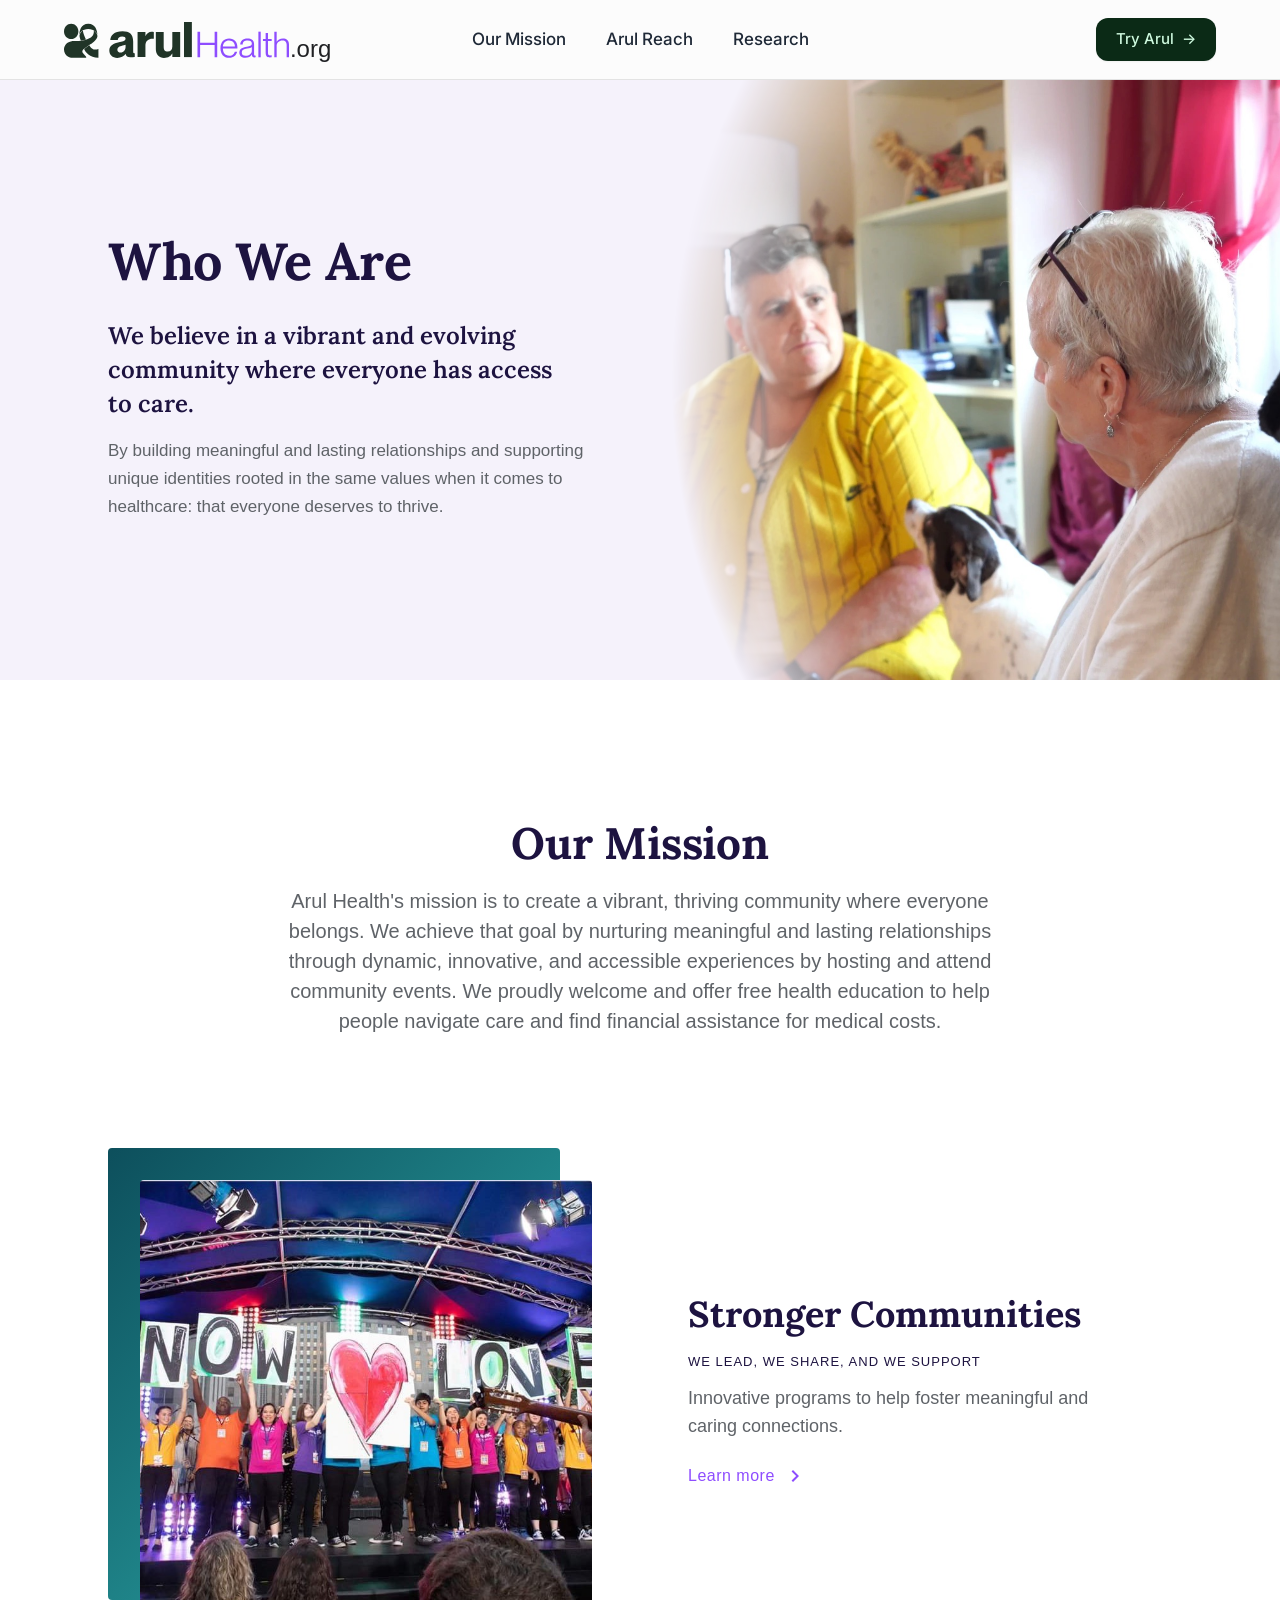
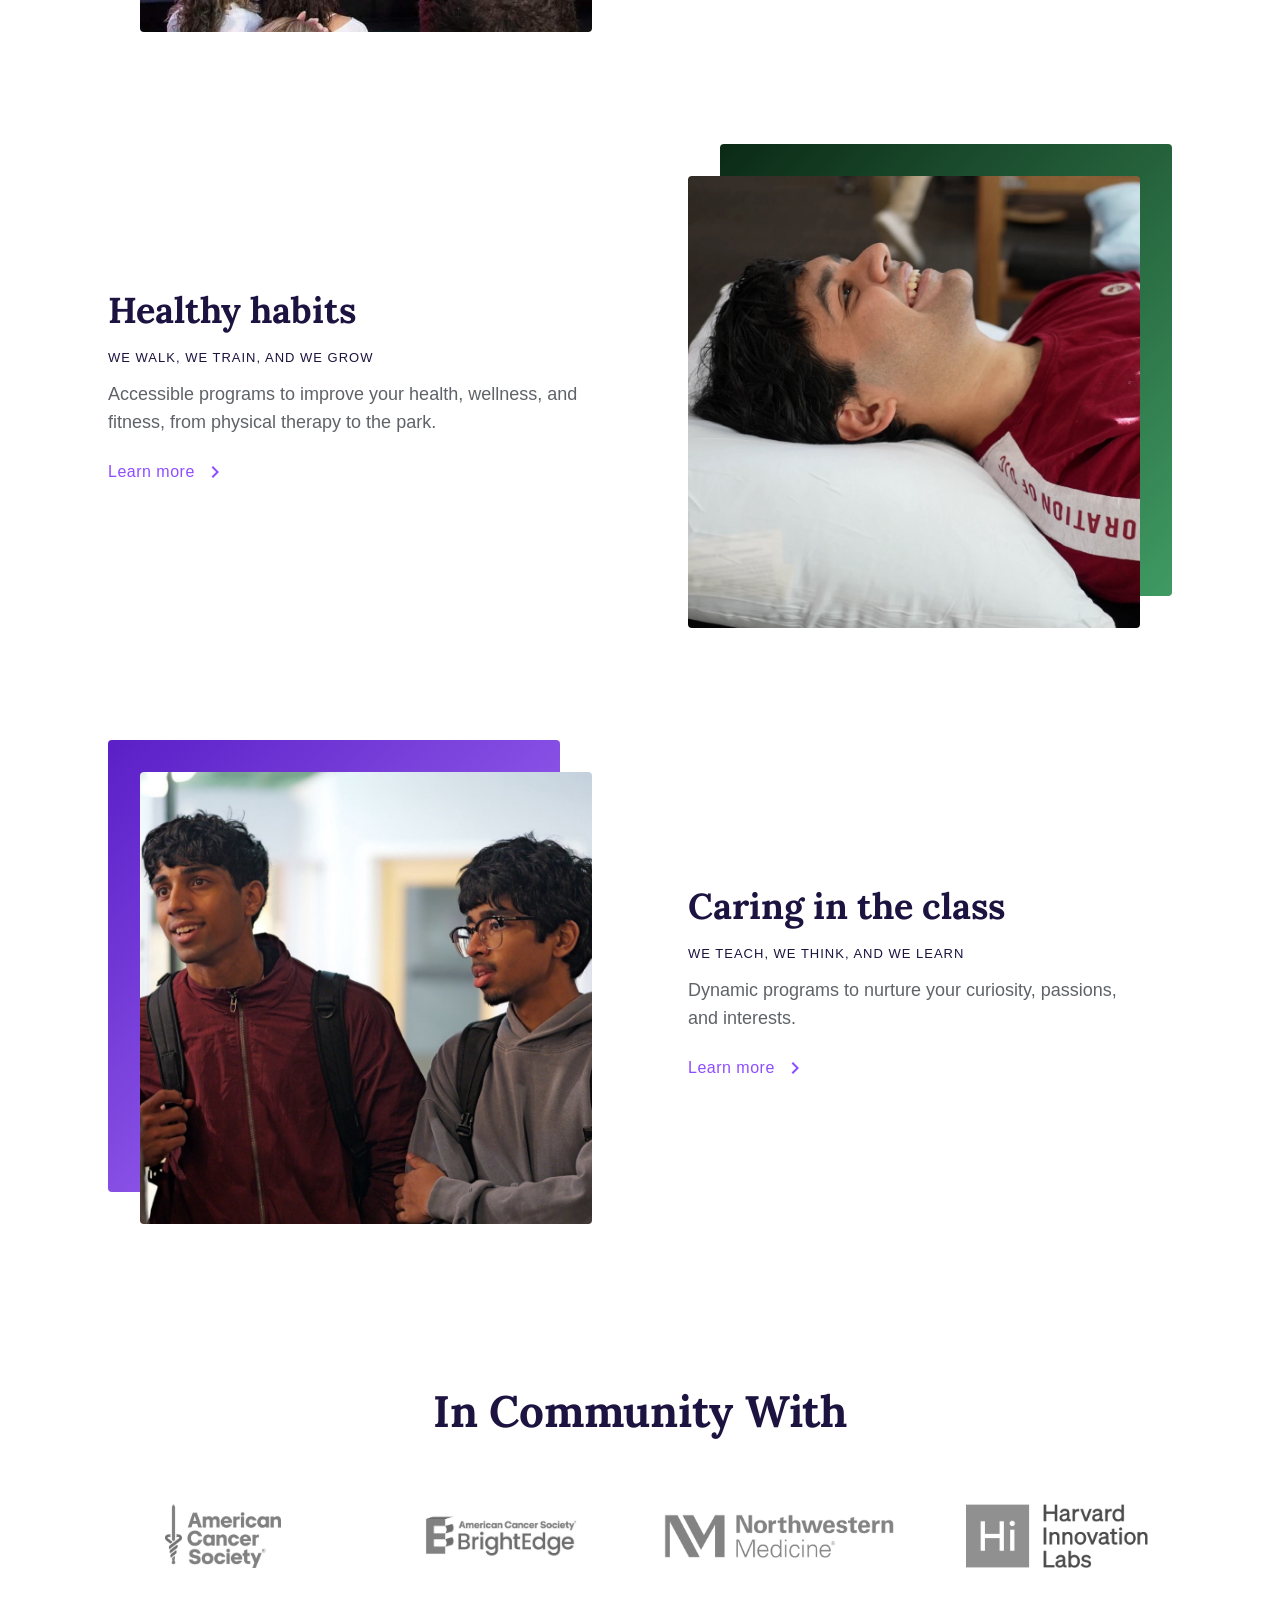
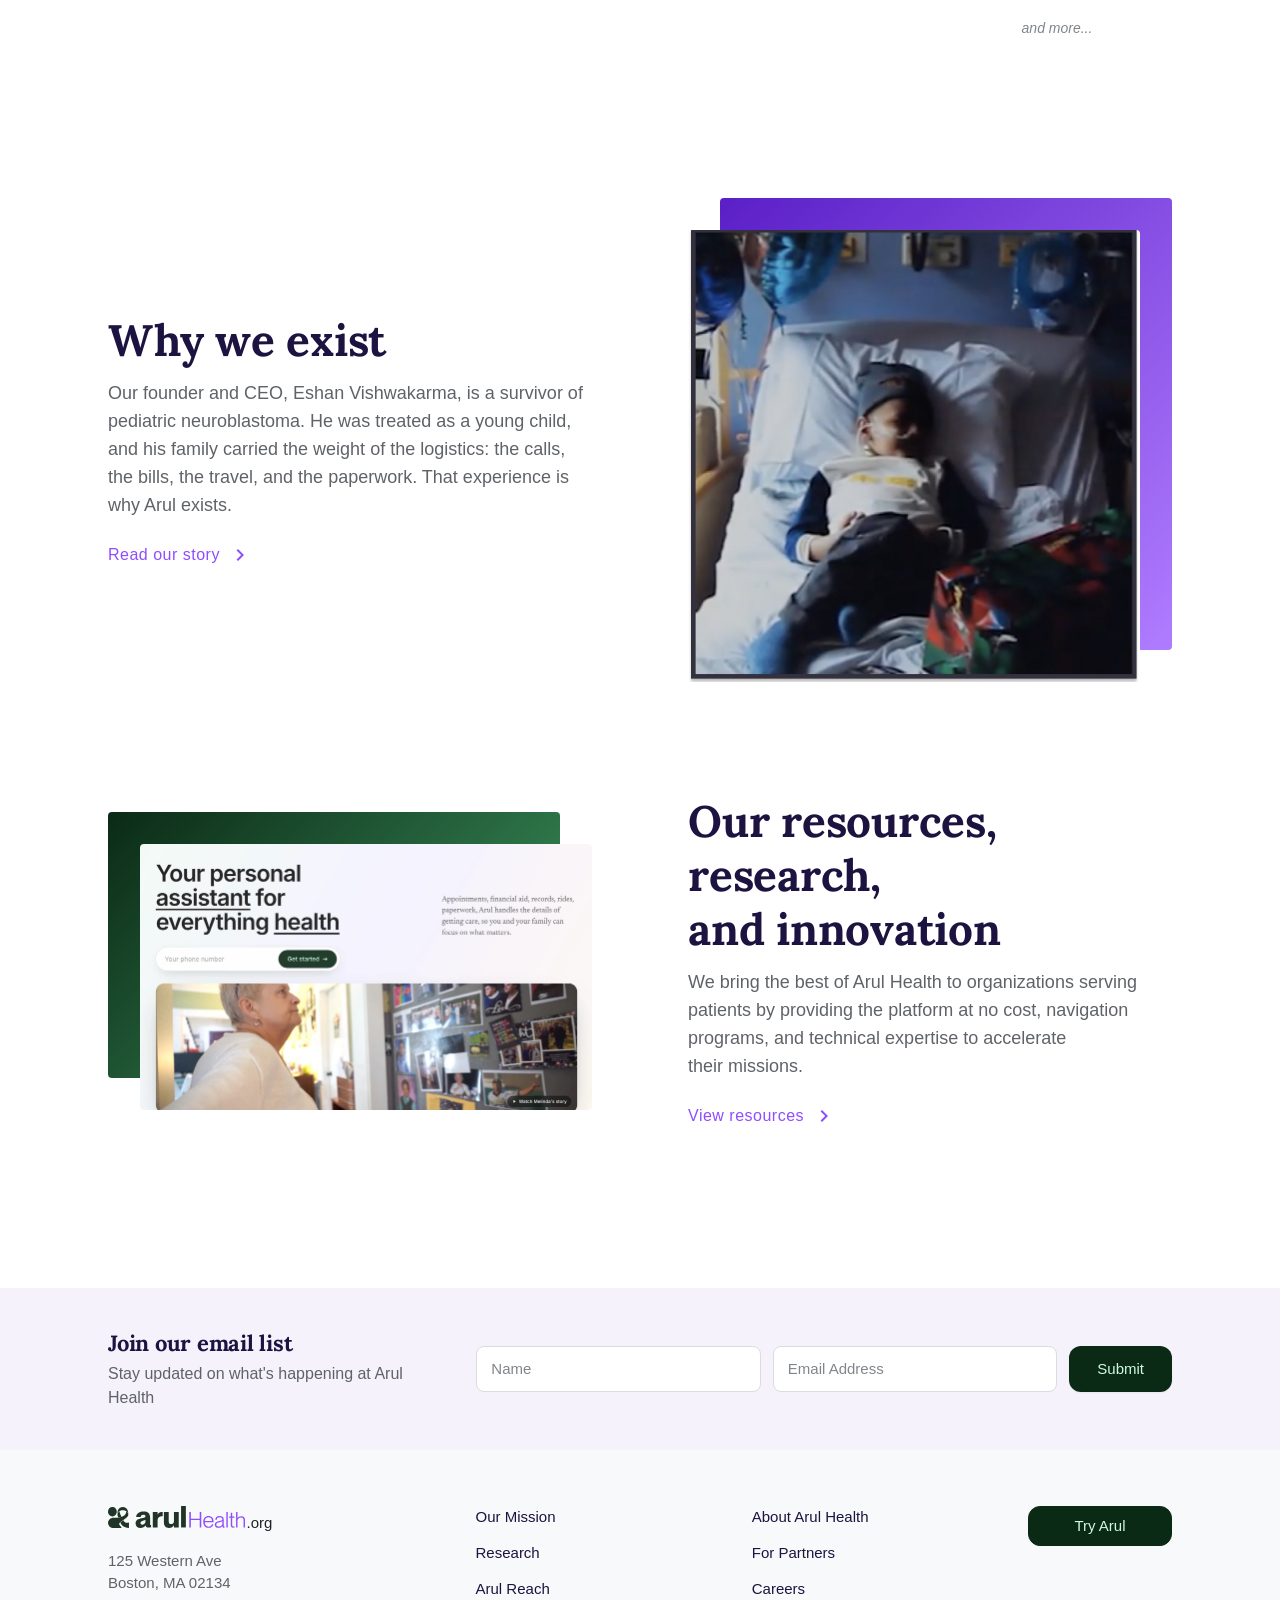
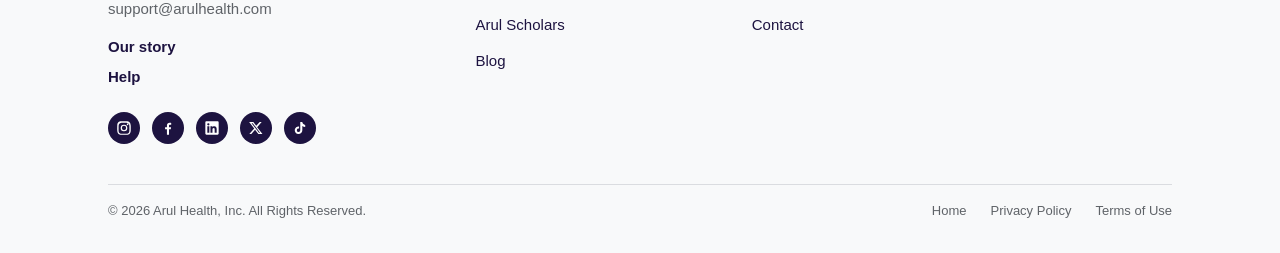
<file: index.html>
<!doctype html>
<html lang="en">
<head>
  <meta charset="utf-8">
  <meta name="viewport" content="width=device-width, initial-scale=1, viewport-fit=cover">
  <title>Arul Health.org: Arul Health's social impact</title>
  <meta name="description" content="Arul Health.org applies Arul Health's innovation, research, and resources to promote healthy habits and expand access to care for everyone, everywhere.">
  <meta property="og:title" content="Arul Health.org — Unlocking healthcare for everyone, everywhere">
  <meta property="og:description" content="Applying Arul Health's innovation, research, and resources to promote healthy habits and expand access for everyone.">
  <meta property="og:type" content="website">
  <meta property="og:url" content="https://arulhealth.org/">
  <meta name="theme-color" content="#ffffff">
  <link rel="icon" type="image/png" href="assets/favicon.png">
  <link rel="preconnect" href="https://fonts.googleapis.com">
  <link rel="preconnect" href="https://fonts.gstatic.com" crossorigin>
  <link rel="stylesheet" href="https://fonts.googleapis.com/css2?family=Google+Sans:wght@400;500&family=Google+Sans+Text:wght@400;500&family=Inter:wght@500&family=Lora:wght@600;700&display=swap">
  <link rel="stylesheet" href="styles.css?v=__ASSET_VERSION__">
</head>
<body>
  <a class="skip" href="#main">Jump to content</a>

  <!-- Header: same bar as arulhealth.com (80px, 64px side padding, 36px logo,
       Inter 17/500 links, "Try Arul →" button), with this site's menu items. -->
  <header class="site-header" data-header>
    <div class="header-inner">
      <a class="brand" href="/" aria-label="Arul Health.org home">
        <img src="assets/arul-logo.svg" alt="Arul Health" width="1281" height="205">
        <span class="brand-suffix">.org</span>
      </a>
      <nav class="site-nav" aria-label="Main navigation">
        <a href="#focus">Our Mission</a>
        <a href="/reach">Arul Reach</a>
        <a href="/research">Research</a>
      </nav>
      <div class="header-actions">
        <a class="btn-try" href="https://arulhealth.com/get-started" target="_blank" rel="noopener"><span>Try Arul</span><span class="visually-hidden"> (opens in a new tab)</span><span class="btn-arrow" aria-hidden="true">→</span></a>
        <button class="menu-toggle" type="button" aria-expanded="false" aria-controls="mobile-nav" aria-label="Open menu">
          <span></span><span></span><span></span>
        </button>
      </div>
    </div>
    <nav class="mobile-nav" id="mobile-nav" aria-label="Main navigation (mobile)" hidden>
      <a href="#focus">Our Mission</a>
      <a href="/reach">Arul Reach</a>
      <a href="/research">Research</a>
    </nav>
  </header>

  <main id="main">

    <!-- Hero: copy on the left, a photo on the right that fades into the
         tinted background (after bostonjcc.org/who-we-are). -->
    <section class="hero">
      <div class="hero-inner">
        <div class="hero-copy">
          <h1>Who We Are</h1>
          <p class="hero-lede">We believe in a vibrant and evolving community where everyone has access to care.</p>
          <p class="hero-body">By building meaningful and lasting relationships and supporting unique identities rooted in the same values when it comes to healthcare: that everyone deserves to thrive.</p>
        </div>
      </div>
      <div class="hero-media">
        <img src="assets/photos/home-visit.jpg" alt="A navigator sits with a patient and her small dog in the patient's living room" width="2000" height="1125">
      </div>
    </section>

    <!-- Our focus: alternating photo / copy rows, each photo on an offset color block -->
    <section class="focus" id="focus">
      <div class="wrap">
        <div class="section-head">
          <h2>Our Mission</h2>
          <p class="lede">Arul Health's mission is to create a vibrant, thriving community where everyone belongs. We achieve that goal by nurturing meaningful and lasting relationships through dynamic, innovative, and accessible experiences by hosting and attend community events. We proudly welcome and offer free health education to help people navigate care and find financial assistance for medical costs.</p>
        </div>

        <div class="feature-row">
          <div class="framed frame-teal">
            <img src="assets/photos/focus-stage.jpg" alt="" width="713" height="713" loading="lazy">
          </div>
          <div class="feature-copy">
            <h3>Stronger Communities</h3>
            <p class="tagline">We lead, we share, and we support</p>
            <p>Innovative programs to help foster meaningful and caring connections.</p>
            <a class="text-link" href="/reach" target="_blank" rel="noopener">Learn more<span class="visually-hidden"> about Arul Reach (opens in a new tab)</span><svg viewBox="0 0 24 24" aria-hidden="true"><path d="M10 6 8.59 7.41 13.17 12l-4.58 4.59L10 18l6-6z"/></svg></a>
          </div>
        </div>

        <div class="feature-row is-flipped">
          <div class="framed frame-green">
            <img src="assets/photos/focus-habits-pt.jpg" alt="" width="1000" height="1000" loading="lazy">
          </div>
          <div class="feature-copy">
            <h3>Healthy habits</h3>
            <p class="tagline">We walk, we train, and we grow</p>
            <p>Accessible programs to improve your health, wellness, and fitness, from physical therapy to the park.</p>
            <a class="text-link" href="https://arulhealth.com/blog" target="_blank" rel="noopener">Learn more<span class="visually-hidden"> about healthy habits on the Arul blog (opens in a new tab)</span><svg viewBox="0 0 24 24" aria-hidden="true"><path d="M10 6 8.59 7.41 13.17 12l-4.58 4.59L10 18l6-6z"/></svg></a>
          </div>
        </div>

        <div class="feature-row">
          <a class="framed frame-violet" href="/scholars" target="_blank" rel="noopener" tabindex="-1" aria-hidden="true">
            <img src="assets/photos/focus-class.jpg" alt="" width="1000" height="1000" loading="lazy">
          </a>
          <div class="feature-copy">
            <h3>Caring in the class</h3>
            <p class="tagline">We teach, we think, and we learn</p>
            <p>Dynamic programs to nurture your curiosity, passions, and interests.</p>
            <a class="text-link" href="/scholars" target="_blank" rel="noopener">Learn more<span class="visually-hidden"> about Arul Scholars (opens in a new tab)</span><svg viewBox="0 0 24 24" aria-hidden="true"><path d="M10 6 8.59 7.41 13.17 12l-4.58 4.59L10 18l6-6z"/></svg></a>
          </div>
        </div>
      </div>
    </section>

    <!-- In Community With: partner logos -->
    <section class="values">
      <div class="wrap">
        <h2>In Community With</h2>
        <ul class="logo-row" aria-label="Partner organizations">
          <li><img src="assets/logos/american-cancer-society.png" alt="American Cancer Society" width="601" height="332" loading="lazy"></li>
          <li class="is-larger"><img src="assets/logos/acs-brightedge.png" alt="American Cancer Society BrightEdge" width="765" height="401" loading="lazy"></li>
          <li class="is-larger"><img src="assets/logos/northwestern-medicine.png" alt="Northwestern Medicine" width="1280" height="247" loading="lazy"></li>
          <li><img src="assets/logos/harvard-innovation-labs.png" alt="Harvard Innovation Labs" width="1920" height="678" loading="lazy"></li>
        </ul>
        <p class="logo-more"><span>and more...</span></p>
      </div>
    </section>

    <!-- Our story + resources: two more photo / copy rows -->
    <section class="story">
      <div class="wrap">
        <div class="feature-row is-flipped">
          <a class="framed frame-violet" href="https://arulhealth.com/about" target="_blank" rel="noopener" tabindex="-1" aria-hidden="true">
            <img src="assets/photos/founding-treatment.jpg" alt="" width="1196" height="1209" loading="lazy" style="object-position: 50% 45%">
          </a>
          <div class="feature-copy">
            <h2>Why we exist</h2>
            <p>Our founder and CEO, Eshan Vishwakarma, is a survivor of pediatric neuroblastoma. He was treated as a young child, and his family carried the weight of the logistics: the calls, the bills, the travel, and the paperwork. That experience is why Arul exists.</p>
            <a class="text-link" href="https://arulhealth.com/about" target="_blank" rel="noopener">Read our story<span class="visually-hidden"> (opens in a new tab)</span><svg viewBox="0 0 24 24" aria-hidden="true"><path d="M10 6 8.59 7.41 13.17 12l-4.58 4.59L10 18l6-6z"/></svg></a>
          </div>
        </div>
      </div>
    </section>

    <section class="resources" id="resources">
      <div class="wrap">
        <div class="feature-row">
          <a class="framed frame-green is-wide" href="https://arulhealth.com/blog" target="_blank" rel="noopener" tabindex="-1" aria-hidden="true">
            <img src="assets/photos/arul-hero.jpg" alt="" width="1812" height="1066" loading="lazy" style="object-position: 0 50%">
          </a>
          <div class="feature-copy">
            <h2>Our resources, research, and innovation</h2>
            <p>We bring the best of Arul Health to organizations serving patients by providing the platform at no cost, navigation programs, and technical expertise to accelerate their missions.</p>
            <a class="text-link" href="https://arulhealth.com/blog" target="_blank" rel="noopener">View resources<span class="visually-hidden"> (opens in a new tab)</span><svg viewBox="0 0 24 24" aria-hidden="true"><path d="M10 6 8.59 7.41 13.17 12l-4.58 4.59L10 18l6-6z"/></svg></a>
          </div>
        </div>
      </div>
    </section>

    <!-- Join our email list: a tinted band above the footer. The form posts to the
         Arul orchestrator's newsletter endpoint (see README, "Email list"). -->
    <section class="signup" aria-labelledby="signup-title">
      <div class="wrap signup-inner">
        <div class="signup-copy">
          <h2 id="signup-title">Join our email list</h2>
          <p>Stay updated on what's happening at Arul Health</p>
        </div>
        <form class="signup-form" data-endpoint="https://api.arulhealth.com/newsletter/subscribe" novalidate>
          <label class="visually-hidden" for="signup-name">Name</label>
          <input id="signup-name" name="name" type="text" placeholder="Name" autocomplete="name" maxlength="120" required>
          <label class="visually-hidden" for="signup-email">Email address</label>
          <input id="signup-email" name="email" type="email" placeholder="Email Address" autocomplete="email" maxlength="254" required>
          <div class="visually-hidden" aria-hidden="true">
            <label for="signup-website">Leave this empty</label>
            <input id="signup-website" name="website" type="text" tabindex="-1" autocomplete="off">
          </div>
          <button class="btn-try" type="submit">Submit</button>
          <p class="signup-status" role="status" aria-live="polite"></p>
        </form>
      </div>
    </section>

  </main>

  <footer class="site-footer">
    <div class="footer-grid">
      <div class="footer-brand">
        <a class="brand brand-footer" href="/" aria-label="Arul Health.org home">
          <img src="assets/arul-logo.svg" alt="Arul Health" width="1281" height="205">
          <span class="brand-suffix">.org</span>
        </a>
        <p class="footer-address">125 Western Ave<br>Boston, MA 02134</p>
        <p><a href="mailto:support@arulhealth.com">support@arulhealth.com</a></p>
        <ul class="footer-strong">
          <li><a href="https://arulhealth.com/about" target="_blank" rel="noopener">Our story</a></li>
          <li><a href="#help" data-sheet="help" aria-haspopup="dialog">Help</a></li>
        </ul>
        <ul class="footer-social" aria-label="Arul Health on social media">
          <li><a href="https://www.instagram.com/arul.health/" target="_blank" rel="noopener" aria-label="Instagram"><svg viewBox="0 0 24 24" aria-hidden="true"><path d="M12 7a5 5 0 1 0 0 10 5 5 0 0 0 0-10zm0 8.2a3.2 3.2 0 1 1 0-6.4 3.2 3.2 0 0 1 0 6.4zM17.4 5.4a1.2 1.2 0 1 0 0 2.4 1.2 1.2 0 0 0 0-2.4zM21.9 7.7c-.1-1.6-.4-3-1.6-4.2S17.9 2 16.3 1.9C14.6 1.8 9.4 1.8 7.7 1.9 6.1 2 4.7 2.3 3.5 3.5S2 6.1 1.9 7.7c-.1 1.7-.1 6.9 0 8.6.1 1.6.4 3 1.6 4.2s2.6 1.5 4.2 1.6c1.7.1 6.9.1 8.6 0 1.6-.1 3-.4 4.2-1.6s1.5-2.6 1.6-4.2c.1-1.7.1-6.9 0-8.6zm-2.2 10.5c-.3.9-1 1.5-1.9 1.9-1.3.5-4.4.4-5.8.4s-4.5.1-5.8-.4c-.9-.3-1.5-1-1.9-1.9-.5-1.3-.4-4.4-.4-5.8s-.1-4.5.4-5.8c.3-.9 1-1.5 1.9-1.9 1.3-.5 4.4-.4 5.8-.4s4.5-.1 5.8.4c.9.3 1.5 1 1.9 1.9.5 1.3.4 4.4.4 5.8s.1 4.5-.4 5.8z"/></svg></a></li>
          <li><a href="https://www.facebook.com/people/Arul-Health/61583079227656/" target="_blank" rel="noopener" aria-label="Facebook"><svg viewBox="0 0 24 24" aria-hidden="true"><path d="M13.5 22v-8h2.7l.4-3.2h-3.1V8.8c0-.9.3-1.5 1.6-1.5h1.7V4.4c-.3 0-1.3-.1-2.4-.1-2.4 0-4 1.5-4 4.1v2.4H7.6V14h2.8v8h3.1z"/></svg></a></li>
          <li><a href="https://www.linkedin.com/company/arulhealth/" target="_blank" rel="noopener" aria-label="LinkedIn"><svg viewBox="0 0 24 24" aria-hidden="true"><path d="M20.4 2H3.6C2.7 2 2 2.7 2 3.6v16.8c0 .9.7 1.6 1.6 1.6h16.8c.9 0 1.6-.7 1.6-1.6V3.6c0-.9-.7-1.6-1.6-1.6zM8 19H5V9.5h3V19zM6.5 8.2a1.7 1.7 0 1 1 0-3.4 1.7 1.7 0 0 1 0 3.4zM19 19h-3v-4.6c0-1.1 0-2.5-1.5-2.5s-1.8 1.2-1.8 2.4V19h-3V9.5h2.9v1.3c.4-.8 1.4-1.5 2.8-1.5 3 0 3.6 2 3.6 4.6V19z"/></svg></a></li>
          <li><a href="https://x.com/ArulHealth" target="_blank" rel="noopener" aria-label="X"><svg viewBox="0 0 24 24" aria-hidden="true"><path d="M17.5 3h3l-6.8 7.8L21.7 21h-6.2l-4.9-6.4L5 21H2l7.3-8.3L1.7 3H8l4.4 5.8L17.5 3zm-1.1 16.2h1.7L7.1 4.7H5.3l11.1 14.5z"/></svg></a></li>
          <li><a href="https://www.tiktok.com/@arulhealth" target="_blank" rel="noopener" aria-label="TikTok"><svg viewBox="0 0 24 24" aria-hidden="true"><path d="M16.6 5.8A4.3 4.3 0 0 1 15.5 3h-3.1v12.4a2.6 2.6 0 1 1-1.8-2.5V9.7a5.7 5.7 0 1 0 4.9 5.7V9.1a7.3 7.3 0 0 0 4.3 1.4V7.4a4.3 4.3 0 0 1-3.2-1.6z"/></svg></a></li>
        </ul>
      </div>

      <ul class="footer-links">
        <li><a href="#focus">Our Mission</a></li>
        <li><a href="/research">Research</a></li>
        <li><a href="/reach">Arul Reach</a></li>
        <li><a href="/scholars" target="_blank" rel="noopener">Arul Scholars</a></li>
        <li><a href="https://arulhealth.com/blog" target="_blank" rel="noopener">Blog</a></li>
      </ul>

      <ul class="footer-links">
        <li><a href="https://arulhealth.com/about" target="_blank" rel="noopener">About Arul Health</a></li>
        <li><a href="https://arulhealth.com/for-partners" target="_blank" rel="noopener">For Partners</a></li>
        <li><a href="https://arulhealth.com/careers" target="_blank" rel="noopener">Careers</a></li>
        <li><a href="mailto:support@arulhealth.com">Contact</a></li>
      </ul>

      <div class="footer-actions">
        <a class="btn-footer btn-footer-solid" href="https://arulhealth.com/get-started" target="_blank" rel="noopener">Try Arul</a>
      </div>
    </div>

    <div class="footer-legal">
      <p>&copy; 2026 Arul Health, Inc. All Rights Reserved.</p>
      <ul>
        <li><a href="/">Home</a></li>
        <li><a href="https://arulhealth.com/legal?doc=privacy" target="_blank" rel="noopener">Privacy Policy</a></li>
        <li><a href="https://arulhealth.com/legal?doc=terms" target="_blank" rel="noopener">Terms of Use</a></li>
      </ul>
    </div>
  </footer>

  <!-- Articles. Each <template id="sheet-<id>"> opens in the bottom sheet when
       an element with data-sheet="<id>" is clicked (script.js), and at
       /#<id>. Template order is the "Up next" reading order; data-next on the
       <article> overrides it. Written from the Arul Health knowledge vault,
       2026-10-22, as a record of work done (past tense, impact first). Project Life is
       named with its agreement; other partners, pharmaceutical sponsors and
       investors are not named. -->

  <template id="sheet-clinical-trials">
    <article>
      <header class="article-head">
        <p class="eyebrow">Clinical trials</p>
        <h2>Matching patients to trials they were eligible for</h2>
        <p class="article-dek">Trials can open doors to new treatment. The hard part was rarely the science. It was the search, the screening, the paperwork, and the travel. That was the part we took on.</p>
        <p class="article-meta">4 min read</p>
      </header>
      <figure class="article-media"><img src="assets/photos/trials.jpg" alt="A researcher reviews results on a monitor in a clinical research lab" width="640" height="429"></figure>
      <div class="article-body">
        <p>When we interviewed patients, many had never heard about a trial that fit them. Others heard too late, after a treatment decision had been made. Some found a trial and then stopped, because the screening visits were far away or the forms were too much. Every one of those was a logistics problem, not a medical one.</p>

        <h3>What we built</h3>
        <ol class="steps">
          <li><strong>Records in one place first.</strong> Trial teams cannot screen anyone without a complete, current record. Our <a href="#medical-records" data-sheet="medical-records">records connections</a> gathered scan reports, labs, and treatment history so the patient did not have to.</li>
          <li><strong>A plain-language shortlist.</strong> Our agents searched the public registry, ClinicalTrials.gov, for studies that matched the patient's condition and location, and wrote up the main eligibility rules for each one in everyday words.</li>
          <li><strong>Questions for the oncologist.</strong> The shortlist went to the patient as something to bring to their doctor. The care team decided whether a trial was right; we never did.</li>
          <li><strong>The logistics after a yes.</strong> When a patient went ahead, we contacted the trial team, booked screening visits, and arranged <a href="#rides-and-lodging" data-sheet="rides-and-lodging">rides and lodging</a> near the study site.</li>
        </ol>

        <h3>Where this mattered most</h3>
        <p>People living with <a href="#metastatic-breast-cancer" data-sheet="metastatic-breast-cancer">metastatic breast cancer</a> told us they looked at trials at every change of treatment, which can mean several searches a year. Our work with their community shaped the trial workflow more than any other group did: the shortlist had to be short, current, and tied to the records the patient already had with us.</p>
        <div class="callout is-quiet">
          <p class="callout-title">What we did not do</p>
          <p>Arul did not give medical advice and did not enroll anyone in a study. Only a trial team can confirm eligibility, and only a patient and their doctor can decide to join.</p>
        </div>
      </div>
    </article>
  </template>

  <template id="sheet-rides-and-lodging">
    <article>
      <header class="article-head">
        <p class="eyebrow">Rides &amp; lodging</p>
        <h2>Getting patients to treatment, and a place to stay near it</h2>
        <p class="article-dek">A missed ride can mean a missed treatment. Transportation was one of the top three tasks patients told us they wanted help with. Much of the help already existed. It was just hard to book.</p>
        <p class="article-meta">4 min read</p>
      </header>
      <figure class="article-media"><img src="assets/photos/rides.jpg" alt="A driver hands a rolling suitcase to a smiling couple at the open trunk of a van" width="1208" height="805"></figure>
      <div class="article-body">
        <p>Treatment for a serious illness often meant weekly visits, some of them hours away at a specialty center. Patients who did not drive, who lived in rural areas, or who felt too sick to drive home after treatment depended on family, friends, or luck.</p>

        <h3>The help that was already there</h3>
        <p>Most of the patients we worked with had ride benefits they did not know about: free non-emergency medical transportation through state Medicaid programs, rides included in some Medicare Advantage plans, gas cards and parking passes held by hospital social workers, and nonprofit travel grants. Treatment centers often had free or discounted lodging nearby that filled quickly. The gap was never the benefit. It was knowing it existed and booking it two business days ahead while sick.</p>

        <h3>What we built</h3>
        <ol class="steps">
          <li><strong>A benefits check.</strong> From the patient's insurance, our agents worked out which ride benefits were theirs, with the number to call and how far ahead to book.</li>
          <li><strong>The booking itself.</strong> We arranged the ride for each visit and confirmed it the day before.</li>
          <li><strong>Trip planning.</strong> The night before a visit, the patient got a text with the address, the best entrance, where to park, and what to bring. This started as a request from our metastatic breast cancer beta group in summer 2026 and became part of every visit.</li>
          <li><strong>Lodging and travel grants.</strong> For treatment away from home, we found lodging programs and applied for travel grants, which often came from the same programs that helped with <a href="#financial-aid" data-sheet="financial-aid">bills</a>.</li>
          <li><strong>Changes handled.</strong> When an appointment moved, the ride moved with it.</li>
        </ol>
      </div>
    </article>
  </template>

  <template id="sheet-financial-aid">
    <article>
      <header class="article-head">
        <p class="eyebrow">Financial aid</p>
        <h2>The aid families were already eligible for, found and filed</h2>
        <p class="article-dek">There is more financial help for people with a serious illness than most families are told about. It is spread across hundreds of programs, each with its own form, rules, and deadline. We made that our first job.</p>
        <p class="article-meta">5 min read</p>
      </header>
      <figure class="article-media"><img src="assets/photos/financial-aid.jpg" alt="A stack of envelopes and a tax form on a wooden desk beside a coffee mug" width="1000" height="1000"></figure>
      <div class="article-body">
        <p>In a 2026 survey of 400 U.S. adults managing chronic conditions, bills and insurance were both the task people hated most and the task they most wanted help with. In our own interviews, patients and caregivers said the same thing: they knew help existed somewhere, but had no time or energy left to find it. That is why financial aid became the first thing Arul did for a new patient.</p>

        <h3>Where the money came from</h3>
        <ul>
          <li><strong>Hospitals.</strong> Nonprofit hospitals must have a written financial assistance policy. Many covered families with incomes several times the poverty line, and most of the families we helped had never been told to apply.</li>
          <li><strong>Drug makers.</strong> Patient assistance programs gave medicines at no cost or at a lower cost.</li>
          <li><strong>Copay foundations.</strong> Independent nonprofits paid copays and premiums for specific conditions. Their funds opened and closed through the year, often for only days.</li>
          <li><strong>Disease nonprofits.</strong> Small grants for rent, utilities, food, rides, and child care.</li>
          <li><strong>Public benefits.</strong> Programs like SNAP look at this month's income, so a family that lost work after a diagnosis often qualified now even if it had not last year.</li>
        </ul>

        <h3>What we built</h3>
        <ol class="steps">
          <li><strong>A plan, biggest help first.</strong> Our agents matched each patient's situation to the programs they qualified for and ranked them by value. Each one showed what could be done that day: apply now, mark the date, join a wait list, or book a benefit that was already theirs.</li>
          <li><strong>Documents gathered once.</strong> One set of papers (ID, bills, proof of income, a letter from the doctor) served every application, instead of being collected ten times.</li>
          <li><strong>Applications written and filed.</strong> We created the accounts, filled in the forms, and wrote the application in the patient's own words. The patient saw and approved every one before it was sent in their name.</li>
          <li><strong>Deadlines watched.</strong> We told patients before a fund opened and tracked each application until there was an answer.</li>
        </ol>
        <p>We shared what we learned publicly too. Our guides to patient assistance programs and to getting financial help for cancer treatment are on the <a href="https://arulhealth.com/blog" target="_blank" rel="noopener">Arul Health blog</a>.</p>
        <p class="article-fine">This is general information, not legal or financial advice. Program rules, limits, and open dates change often, and no program guarantees approval.</p>
      </div>
    </article>
  </template>

  <template id="sheet-denials-and-appeals">
    <article>
      <header class="article-head">
        <p class="eyebrow">Denials &amp; appeals</p>
        <h2>When insurance said no, we helped patients answer</h2>
        <p class="article-dek">A denied claim or prior authorization is a decision a patient can challenge. The rules are strict and the deadlines are real, but a clear, complete appeal can change the result. We took the paperwork off the patient.</p>
        <p class="article-meta">5 min read</p>
      </header>
      <figure class="article-media"><img src="assets/photos/appeals.jpg" alt="A smiling woman reads a message on her phone at a garden table with a laptop" width="800" height="1199" style="object-position: 50% 30%"></figure>
      <div class="article-body">
        <p>Patients told us that being on hold with an insurance company was one of the worst parts of being sick. Denial letters arrived at the worst moments, written in language that was hard to read, with deadlines that were easy to miss. Most of the denials we saw came down to a missing prior authorization, a coding error, a "not medically necessary" judgment, an out-of-network provider, or records the plan never received.</p>

        <h3>What we built</h3>
        <ol class="steps">
          <li><strong>The denial, explained.</strong> Our agents read the denial letter and the Explanation of Benefits and told the patient, in plain words, what the plan said and what it needed.</li>
          <li><strong>The evidence, gathered.</strong> We pulled the supporting records through the patient's connected portals and asked the care team for a letter of medical necessity.</li>
          <li><strong>The appeal, drafted.</strong> We prepared the appeal and the representative form, including the Appointment of Representative form Medicare plans accept, for the patient to review and sign.</li>
          <li><strong>Sent the way plans accept.</strong> Most plans take appeals only by fax, mail, or their own portal. In October 2026 we shipped a fax tool that let the patient edit the letter written in their name, sign it, and have it sent and tracked, with proof of delivery kept. The same tool answered the hundred or so insurer forms that had to be filled and faxed by hand.</li>
          <li><strong>Followed up until decided.</strong> We tracked every deadline, including the right to a fast review when waiting could cause harm, and started external review when a plan said no twice.</li>
        </ol>
        <div class="callout is-quiet">
          <p class="callout-title">Accounts stayed the patient's</p>
          <p>We acted as the patient's named representative, with signed permission. We never logged in to a patient's personal email to send messages as them.</p>
        </div>
        <p class="article-fine">This is general information, not legal advice. Deadlines and rules depend on the plan and state.</p>
      </div>
    </article>
  </template>

  <template id="sheet-pediatric-cancer">
    <article>
      <header class="article-head">
        <p class="eyebrow">Pediatric cancer families</p>
        <h2>Supporting families through a child's cancer</h2>
        <p class="article-dek">Arul began with a pediatric cancer story. In 2026 it came full circle: we partnered with a national neuroblastoma family foundation to put its Parent Handbook in every family's pocket and to navigate for the families it serves.</p>
        <p class="article-meta">5 min read</p>
      </header>
      <figure class="article-media"><img src="assets/photos/pediatric.jpg" alt="A smiling girl sits up in a hospital bed between her doctor and her mother" width="1000" height="1000" style="object-position: 50% 35%"></figure>
      <div class="article-body">
        <p>Our founder, Eshan Vishwakarma, had neuroblastoma as a young child and was treated at a large cancer center far from home. He was the patient. His family did the navigating: the calls, the bills, the travel, the long nights of trying to understand what came next. Years later, after interviewing more than 3,000 patients and caregivers, he heard the same story again and again. Parents of a child with cancer take on a second full-time job overnight.</p>

        <h3>Our partnership with a neuroblastoma foundation</h3>
        <p>A <strong>national nonprofit for neuroblastoma families</strong> has supported them for decades, and its Parent Handbook is the resource many are handed at diagnosis. In 2026, the foundation became Arul's first contracted referral partner. Families it serves can be referred to Arul for navigation at no cost to them or to the foundation.</p>
        <p>Alongside that, the foundation asked us to do something for the handbook itself. Over the summer we scoped the work with its leadership and counsel, and in September 2026 the foundation secured grant funding for it. What we committed to build:</p>
        <ul>
          <li><strong>The Parent Handbook, digitized.</strong> The foundation's existing handbook moved from a printed book to a modern web resource that families can read on a phone in a hospital room, search, and come back to.</li>
          <li><strong>Chapters updated and reviewed.</strong> New and revised chapters go through the foundation's review panel of physicians, a nurse, and parents before they publish. The foundation owns what the handbook says; Arul built the system that stores, searches, and publishes it.</li>
          <li><strong>A new foundation website</strong> built around the handbook, so the first thing a frightened parent finds is the guide written for them.</li>
        </ul>
        <p>We also worked with the foundation's survivorship program, led by a clinical social worker, on what long-term follow-up looks like for childhood cancer survivors who need a treatment summary to carry into adult care.</p>

        <h3>What navigation did for these families</h3>
        <ul>
          <li>One calendar for every appointment across hospitals, with night-before and morning-of details sent to everyone who needed them.</li>
          <li>Visit recordings, with permission, turned into plain-language summaries for the parent who stayed home.</li>
          <li><a href="#financial-aid" data-sheet="financial-aid">Financial aid</a> found and filed, including help with rent, food, and travel.</li>
          <li><a href="#denials-and-appeals" data-sheet="denials-and-appeals">Denied claims and prior authorizations</a> handled.</li>
          <li>Family and Medical Leave Act and school paperwork prepared for the parent to review.</li>
          <li><a href="#medical-records" data-sheet="medical-records">Records</a> collected from every hospital, including the treatment summary survivors need later.</li>
        </ul>
        <p>For a child with cancer, the caregiver is the main user. Everything we built for these families started from that.</p>
      </div>
    </article>
  </template>

  <template id="sheet-metastatic-breast-cancer">
    <article>
      <header class="article-head">
        <p class="eyebrow">Metastatic breast cancer</p>
        <h2>Hazel: care navigation built with Project Life</h2>
        <p class="article-dek">Metastatic breast cancer is treated for as long as it is controlled, often for years. The logistics never stop. In 2026 we built and launched a navigator for that reality with Project Life, a patient-led MBC nonprofit, and its members named it Hazel.</p>
        <p class="article-meta">5 min read</p>
      </header>
      <figure class="article-media"><img src="assets/photos/mbc.jpg" alt="Two women in headscarves walk arm in arm down a tree-lined park path" width="1280" height="853"></figure>
      <div class="article-body">
        <p>MBC is breast cancer that has spread to other parts of the body. Most people stay on treatment, have scans every few months, and change treatment when a scan shows growth. Each scan brings a wait. Each change can bring a new prior authorization, a new copay, new side effects, and often a new look at clinical trials. Many people live full lives for years with this pattern, and all of them carry its paperwork.</p>

        <h3>How Hazel came to be</h3>
        <p><strong>Project Life</strong> is a metastatic breast cancer community run by people who live with MBC themselves, more than 2,000 members strong. In June 2026 we agreed to build together. Rather than ship a generic product, we started with focus groups drawn from the community to learn which parts of care wore people down most.</p>
        <ul>
          <li><strong>Summer 2026: the beta.</strong> Project Life opened applications for a small test group and received a record number. Members were selected at random and a wait list formed. Three group onboarding sessions ran in July. Beta members connected their hospital portals, recorded appointments, and tested trip planning for treatment days.</li>
          <li><strong>July 2026: every portal.</strong> One beta member's cancer center did not use the portal most hospitals do. Her case drove us to extend our <a href="#medical-records" data-sheet="medical-records">records connections</a> to every hospital portal, which then became standard for every Arul patient.</li>
          <li><strong>October 5, 2026: Hazel launched.</strong> Beta members received their own version of the platform carrying Project Life's name and logo, with Arul's team behind it. A member wrote back the same day that she could not wait to link her portal data so Hazel could keep track of "a very cumbersome part of my current reality."</li>
          <li><strong>October 13, 2026: open to the community.</strong> Project Life announced Hazel to its members, and the first patients and caregivers signed up within hours of the email. A navigator from our team called each one to introduce herself as part of Project Life Hazel.</li>
        </ul>

        <h3>What Hazel did for people with MBC</h3>
        <ul>
          <li><strong>Kept track of the cycle.</strong> Scans, labs, infusions, and follow-ups in one calendar, with reminders the night before and the morning of.</li>
          <li><strong>Explained results and messages.</strong> Portal messages and visit notes turned into plain language, so members could bring better questions to their oncologist.</li>
          <li><strong>Handled costs that did not end.</strong> <a href="#financial-aid" data-sheet="financial-aid">Financial aid</a> and copay help found, applied for, and renewed when it ran out.</li>
          <li><strong>Fought denials</strong> on new treatments through <a href="#denials-and-appeals" data-sheet="denials-and-appeals">prior authorization and appeal</a>.</li>
          <li><strong>Supported trial searches</strong> at each change of treatment, with a shortlist of <a href="#clinical-trials" data-sheet="clinical-trials">clinical trials</a> to ask about.</li>
        </ul>
        <p>Hazel is the first example of something we now offer any patient community: the full Arul platform under the community's own name, at no cost to the nonprofit, with our people in the loop. A "Meet Hazel" community webinar for Project Life members followed the launch.</p>
        <div class="callout is-quiet">
          <p class="callout-title">The care team led</p>
          <p>Hazel never gave medical advice. It handled the logistics so that members' time with their oncologists, and with the people they love, could be about what mattered.</p>
        </div>
      </div>
    </article>
  </template>

  <template id="sheet-peer-navigators">
    <article>
      <header class="article-head">
        <p class="eyebrow">Peer navigators</p>
        <h2>Connecting patients with people who have been there</h2>
        <p class="article-dek">Software can book an appointment. It cannot tell you how it felt to walk into a first treatment. We built Arul so that the people in the loop had time to listen, and we are building a way for patients to find fellow survivors who walked the same path.</p>
        <p class="article-meta">4 min read</p>
      </header>
      <figure class="article-media"><img src="assets/photos/peer-navigators.jpg" alt="Two adults talk over coffee at a community center table" width="640" height="640" style="object-position: 50% 40%"></figure>
      <div class="article-body">
        <p>When we interviewed patients and caregivers, trust came up again and again. People trusted a person who had stood where they stood. They also told us the hardest moments were often not medical. They were lonely, confusing, and tiring.</p>

        <h3>What we did first: gave people back their time</h3>
        <p>Frontline staff who support patients told us they spent most of their day on logistics: phone calls, forms, scheduling. Very little was left for listening. So we built Arul the other way around. AI agents did the logistics, and a small human team stayed in the loop for the moments that needed a person.</p>
        <ul>
          <li>Any patient could ask for a person at any time, by text, and the request went to a named navigator on our team.</li>
          <li>When the software was not sure about a task, it handed the task to a person instead of guessing.</li>
          <li>Every new patient got a welcome call from a real navigator. For Project Life members, that call came from Project Life Hazel.</li>
          <li>Our navigators could see, with the patient's permission, where every task stood, so the conversation could be about the patient and not about paperwork.</li>
        </ul>

        <h3>Coming soon: the research feature</h3>
        <p>The next step is to connect patients directly with fellow survivors and caregivers. Because Arul already holds a patient's history with their consent, it can find people whose journey looks like theirs: the same diagnosis, a similar treatment path, the same decisions ahead. Our upcoming research feature uses that to:</p>
        <ul>
          <li>Show a patient what people in similar situations needed next, so nothing is a surprise.</li>
          <li>Introduce a patient, when they want it, to a survivor or caregiver who has been through the same thing and has chosen to help.</li>
          <li>Let survivors give back by sharing what they learned, on their own terms, without ever becoming medical advisors.</li>
        </ul>
        <p>We also began conversations in 2026 with established peer-support organizations about warm handoffs, so that a patient who wants a trained mentor can get one.</p>

        <h3>Want to help?</h3>
        <p>If you are a survivor or a caregiver and you want to support others, we want to hear from you. Write to <a href="mailto:support@arulhealth.com?subject=Peer%20navigator">support@arulhealth.com</a> and tell us your story.</p>
        <div class="callout is-quiet">
          <p class="callout-title">In a crisis</p>
          <p>Peer support is not an emergency service. If you are in danger, call 911. For emotional crisis support, call or text 988 to reach the 988 Suicide &amp; Crisis Lifeline.</p>
        </div>
      </div>
    </article>
  </template>

  <template id="sheet-medical-records">
    <article>
      <header class="article-head">
        <p class="eyebrow">Medical records</p>
        <h2>Agentic connections: records from every portal, with consent</h2>
        <p class="article-dek">Most patients with a serious illness see many providers, and each keeps its records in its own portal. Few of those portals offer a way for software to connect. Arul pioneered a different approach: agents that sign in the way the patient would, with the patient's permission, and bring everything into one place.</p>
        <p class="article-meta">5 min read</p>
      </header>
      <figure class="article-media"><img src="assets/photos/records.jpg" alt="A smiling nurse in scrubs pulls a file from shelves of color-coded medical records" width="1228" height="819"></figure>
      <div class="article-body">
        <p>A second opinion needs records. So does a clinical trial, a disability claim, an appeal, and every new specialist. Yet records sat in different portals with different logins, or in paper files that could only be sent by fax. Patients told us about whole afternoons spent finding a fax machine for a single form.</p>

        <h3>The problem with waiting for an API</h3>
        <p>The usual answer in health technology is an integration: a formal data connection a hospital or insurer agrees to turn on. Those exist for a few large systems, cost money, and have to be enabled one institution at a time. Most hospital portals, nearly all insurance portals, and every small practice have nothing of the kind. A patient whose care spans four portals could wait years for that to change.</p>

        <h3>What we built instead</h3>
        <ol class="steps">
          <li><strong>Agents that use the patient's own access.</strong> With the patient's consent, our agents signed in to the patient's portal as a trusted helper would, and pulled appointments, medicines, lab results, messages, and bills into one view. The patient's right of access to their own records made this possible without waiting on anyone.</li>
          <li><strong>Every hospital portal, not just one.</strong> We started in mid-2026 with the portal most large hospitals use. A metastatic breast cancer patient in our beta was treated at a center that used a different one. By late July 2026 our connections worked with any hospital's portal, and that became standard for every patient.</li>
          <li><strong>A confirm step, always.</strong> Before connecting, the agent showed the patient which portal it had found and asked them to confirm it. Arul never guessed which portal was theirs.</li>
          <li><strong>Insurance portals too.</strong> The same approach let agents look up in-network providers and benefits inside the patient's insurer portal, where no integration existed.</li>
          <li><strong>Paper and fax, for everything else.</strong> For providers with no portal at all, we built a HIPAA right-of-access request the patient signed, and in October 2026 shipped fax sending and receiving, so a records request or an insurer form could go out and the reply could be filed automatically.</li>
        </ol>

        <h3>Safe and secure by design</h3>
        <ul>
          <li>Connections were made only after the patient's explicit consent, and the patient could disconnect any account at any time.</li>
          <li>Credentials were handled by the system, never seen by our staff, and never used for anything the patient had not asked for.</li>
          <li>Anything sent in the patient's name, a records request or a letter, was shown to the patient first.</li>
          <li>When a pull was partial or a sign-in failed, the agent said so plainly rather than guessing.</li>
        </ul>
        <p>Once a patient's records were in one place, everything else got easier: a question like "when was my last scan?" was answered from the record, a new result or moved appointment triggered a text, and a specialist, trial team, or appeal got the records they needed without the patient becoming a courier.</p>
      </div>
    </article>
  </template>

  <template id="sheet-access-to-care">
    <article>
      <header class="article-head">
        <p class="eyebrow">Our mission</p>
        <h2>Access to Care</h2>
        <p class="article-dek">The care a person is entitled to is often blocked by logistics: an appointment that was never booked, a form that was never filed, a ride that did not come. We set out to remove those blocks, one task at a time.</p>
        <p class="article-meta">4 min read</p>
      </header>
      <figure class="article-media"><img src="assets/photos/focus-access.jpg" alt="The glass entrance of a community hospital with people walking in" width="776" height="1040" style="object-position: 50% 45%"></figure>
      <div class="article-body">
        <p>Before we built anything, we interviewed more than 3,000 patients and caregivers. Information was not the problem. People had pamphlets, websites, and portals. What they did not have was someone to do the work.</p>

        <h3>The hidden work of being sick</h3>
        <p>A 2026 survey of 400 U.S. adults managing chronic conditions put numbers on what we had heard:</p>
        <ul>
          <li>People spent about <strong>6 hours a month</strong> on the administration of their care.</li>
          <li><strong>45%</strong> said problems navigating care had wasted their time or money.</li>
          <li><strong>43%</strong> said they felt lost in the healthcare system.</li>
          <li>Given 100 points to divide, they gave the most (<strong>39.9</strong>) to "someone taking action on my behalf," more than to records or education.</li>
        </ul>
        <p>The people with the most to manage, those with three or more conditions, valued action even more.</p>

        <h3>What we built: an action engine, not a portal</h3>
        <p>Arul did the task instead of explaining how to do it. Patients told us what they needed by text, in their own words. AI agents and our team made the calls, filled the forms, and followed up until it was done. Patients approved anything sent in their name.</p>
        <ul>
          <li><a href="#financial-aid" data-sheet="financial-aid">Financial aid</a>: programs found and applications filed.</li>
          <li><a href="#denials-and-appeals" data-sheet="denials-and-appeals">Denials and appeals</a>: a no from the plan, challenged.</li>
          <li><a href="#medical-records" data-sheet="medical-records">Records</a>: every portal connected into one place.</li>
          <li><a href="#rides-and-lodging" data-sheet="rides-and-lodging">Rides and lodging</a>: getting to treatment and staying near it.</li>
          <li><a href="#clinical-trials" data-sheet="clinical-trials">Clinical trials</a>: studies shortlisted to ask a doctor about.</li>
          <li>Appointments booked, moved, and prepared for.</li>
        </ul>

        <h3>Where we started</h3>
        <p>We built for the hardest journeys first: <a href="#pediatric-cancer" data-sheet="pediatric-cancer">children with cancer</a> and <a href="#metastatic-breast-cancer" data-sheet="metastatic-breast-cancer">people living with metastatic breast cancer</a>, through the nonprofits that serve them. The gap is widest for the people with the fewest resources: older adults, rural families, and people managing more than one serious condition. If the platform could carry those journeys, it could carry anyone's.</p>
      </div>
    </article>
  </template>

  <template id="sheet-healthy-habits">
    <article>
      <header class="article-head">
        <p class="eyebrow">Our mission</p>
        <h2>Healthy Habits</h2>
        <p class="article-dek">Good care depends on follow-through: the refill, the next appointment, the question you meant to ask. We made it happen in the place people already were, their text messages.</p>
        <p class="article-meta">3 min read</p>
      </header>
      <figure class="article-media"><img src="assets/photos/focus-habits.jpg" alt="An older adult checks a text message while cooking in a sunlit kitchen" width="776" height="1040" style="object-position: 50% 40%"></figure>
      <div class="article-body">
        <p>Many health tools asked people to download a new app, make a new password, and remember to open it. Most people did not. A patient in treatment had enough to remember. So Arul worked through text, iMessage, and WhatsApp, plus a simple web page that opened on any phone or computer. People wrote to us the way they wrote to a friend.</p>

        <h3>The right message at the right time</h3>
        <p>Patients often need to hear about a service five to seven times before it registers. That is not a failure of the patient. It is what happens when people are tired, scared, and busy. We learned that the answer was not more pamphlets. It was the right message, at the right moment, with the work already done.</p>

        <h3>What a week looked like</h3>
        <ul>
          <li><strong>The night before a visit:</strong> the time, the address, where to park, and what to bring.</li>
          <li><strong>The morning of:</strong> a short reminder, and a ride if one was needed.</li>
          <li><strong>During the visit:</strong> with permission, the patient could record the conversation.</li>
          <li><strong>After the visit:</strong> a plain-language summary and next steps, sent to the patient and, if they wanted, to family.</li>
          <li><strong>Between visits:</strong> a note when a result came in, a refill was due, or a bill needed attention.</li>
        </ul>

        <h3>Small wins added up</h3>
        <p>Trust grew from small wins: a bill that got fixed, an appointment that got moved, an aid application that was approved. Each one made the next request easier. Over time, follow-through stopped being a burden and became routine. We found our way here by listening to beta members who told us, bluntly, that the first version asked too much of them and did too little. They were right, and we changed it.</p>
        <p class="article-fine">Arul is not a medical service and does not give medical advice.</p>
      </div>
    </article>
  </template>

  <template id="sheet-stronger-communities">
    <article>
      <header class="article-head">
        <p class="eyebrow">Our mission</p>
        <h2>Stronger Communities</h2>
        <p class="article-dek">The organizations that serve patients every day know their communities best. We gave them our platform at no cost, under their own name when they wanted it, and put our people behind it.</p>
        <p class="article-meta">4 min read</p>
      </header>
      <figure class="article-media"><img src="assets/photos/article-hospital.jpg" alt="A smiling girl sits up in a hospital bed between her doctor and her mother" width="1200" height="800"></figure>
      <div class="article-body">
        <p>Only about 10 to 15% of eligible oncology patients ever reach the support programs that exist for them. The programs are there. The staff who connect patients to them do not have enough hours. We set out to give those organizations a navigator that did the work for every person they referred.</p>

        <h3>What the partnership model looked like</h3>
        <ul>
          <li><strong>Free for the nonprofit.</strong> Patient-serving nonprofits and clinics got a simple portal to refer patients and members, and to see how their support was going, at no cost for as long as they referred.</li>
          <li><strong>Their name, our team.</strong> Communities could offer the platform under their own brand. <a href="#metastatic-breast-cancer" data-sheet="metastatic-breast-cancer">Project Life's Hazel</a> was the first: members saw Project Life's name and logo, and a navigator from our team called each new member as part of Project Life Hazel.</li>
          <li><strong>Their content, kept theirs.</strong> With a <a href="#pediatric-cancer" data-sheet="pediatric-cancer">neuroblastoma family foundation</a>, we built the technology around the foundation's own Parent Handbook rather than replacing it. Its medical reviewers decided what it said.</li>
          <li><strong>Health systems</strong> could offer Arul to patients directly, so staff time went back to the conversations that needed a person.</li>
        </ul>

        <h3>Who we worked with in 2026</h3>
        <ul>
          <li><strong>A national neuroblastoma family foundation</strong>: referral partnership, the digital Parent Handbook, and a new website.</li>
          <li><strong>Project Life</strong>: Hazel, a navigator for people living with metastatic breast cancer, from focus groups in June to a community launch in October.</li>
          <li>Conversations with national patient-advocacy groups, peer-support organizations, and a large academic health system about bringing navigation to their patients.</li>
        </ul>

        <h3>The next generation</h3>
        <p>Through <a href="/scholars" target="_blank" rel="noopener">Arul Scholars</a>, high school and college students started chapters that bring better healthcare access to their campuses and towns. They earn service hours, learn how the healthcare system works, and help patients in their own communities.</p>

        <h3>Work with us</h3>
        <p>If your organization serves patients and caregivers and you want to offer Arul, write to us. We will set up a short call to learn about your community.</p>
        <p><a class="btn-solid" href="mailto:support@arulhealth.com?subject=Partner%20with%20Arul%20Health">Partner with us <span aria-hidden="true">→</span></a></p>
      </div>
    </article>
  </template>

  <template id="sheet-about">
    <article>
      <header class="article-head">
        <p class="eyebrow">About Arul Health</p>
        <h2>Changing how families face a diagnosis</h2>
        <p class="article-dek">Arul Health began with a four-year-old's cancer diagnosis and two parents who became his full-time navigators. This is the story of why we exist, and what we are building so that no family has to carry a diagnosis alone.</p>
        <p class="article-meta">4 min read</p>
      </header>
      <figure class="article-media"><img src="assets/photos/founding-treatment.jpg" alt="Arul's founder as a young child, resting in a hospital bed during cancer treatment, with balloons above him" width="1196" height="1209" style="object-position: 50% 45%"></figure>
      <div class="article-body">
        <h3>Overnight, a family becomes a logistics operation</h3>
        <p>A diagnosis arrives, and everything changes at once. Someone has to find the right specialist, get on the phone with insurance, schedule the scans, chase the prior authorizations, and sort out the bills. And someone still has to find a way to sit with the person who is sick. Almost no one is trained for this. Almost everyone is left to figure it out alone.</p>
        <p>Our founder and CEO, Eshan Vishwakarma, knows this because it happened to his family. He was diagnosed with cancer at four years old. His parents became his full-time navigators, fighting the disease and the insurance company at the same time. They managed the paperwork, coordinated every appointment, and learned a system that was never built for them to understand. They were relentless, and they were lucky to be able to do it. Not every family has that privilege.</p>

        <h3>&ldquo;I thought I was the only one&rdquo;</h3>
        <p>Before building anything, we went looking for other families. We surveyed roughly 3,000 patients and caregivers, and the answer came back the same way, over and over: <em>I thought I was the only one.</em></p>
        <p>They were not. The hours on hold, the dead ends, the feeling of carrying it alone are not personal failures. They are what happens when a system hands families a full-time job and no training.</p>

        <h3>A privilege most families never get</h3>
        <p>There is a kind of help that has quietly existed for years. Patients treated at the top academic medical centers often get a trained navigator: someone who handles the calls, the scheduling, and the insurance, and who advocates for the patient as if they were family. The problem is who that reaches.</p>
        <p>Roughly 85 percent of people facing a serious illness are treated in community settings, with no structured navigation at all. The 15 percent or so treated at major academic centers get it built in. The help that changes everything has been reserved for the few.</p>

        <h3>That is why we started Arul Health</h3>
        <p>Arul matches families managing a serious diagnosis with a navigator who acts as an extension of the family. Navigators are experienced, trained people who take on the non-clinical work that takes over a patient's life: finding the right providers, scheduling and preparing for appointments, navigating insurance and community benefits, applying for Medicaid and financial aid, sorting out transportation, chasing prior authorizations, and keeping medications on track.</p>
        <p>We started on one principle. If it is not good enough for our own families, it is not good enough for yours.</p>

        <h3>In a world of AI, we protect the human part</h3>
        <p>Behind every navigator is Arul's technology, an operating system built specifically for care navigation. We want people focused on what they do best and what patients need most: trust and human connection. The platform takes on the administrative weight, including task management, documentation, time on hold, and the dozens of small steps that would otherwise pull a navigator away from the family.</p>
        <p>It also gives every navigator a second brain. It surfaces the right next step, draws on a vetted resource database, and generates a care plan grounded in each family's situation. As we grow, we layer in AI supervision and coaching so that quality holds at scale.</p>
        <p>The future of healthcare is not more information. It is coordinated action, for everyone.</p>

        <h3>The challenge ahead</h3>
        <p>There are not enough trained navigators, and every family that gets a hard diagnosis deserves one. That is the gap we are built to close. By expanding who can deliver expert navigation and giving them the tools to do it well, we can offer the kind of support that used to be reserved for the few to anyone who needs it.</p>
        <p>In Eshan's words: &ldquo;We are building this so that no family has to go through what mine did alone, and so that the help my parents fought for becomes something every family can count on.&rdquo;</p>
        <p>Arul, by the way, means <em>to give grace</em>.</p>

        <h3>About this site</h3>
        <p>Arul Health.org is the home of our social-impact work: the platform we gave at no cost to organizations that serve patients, our peer navigation work, and <a href="/scholars" target="_blank" rel="noopener">Arul Scholars</a>. To use Arul yourself, visit <a href="https://arulhealth.com" target="_blank" rel="noopener">arulhealth.com</a>. Arul Health is based in Boston, Massachusetts.</p>
      </div>
    </article>
  </template>

  <template id="sheet-get-started">
    <article data-next="help">
      <header class="article-head">
        <p class="eyebrow">Try Arul</p>
        <h2>Get help with the logistics of your care</h2>
        <p class="article-dek">Appointments, bills, records, financial aid, rides: Arul does the work, and you stay in control. Here is how people got started.</p>
        <p class="article-meta">2 min read</p>
      </header>
      <figure class="article-media"><img src="assets/photos/arul-hero.jpg" alt="The Arul Health home page: Your personal assistant for everything health" width="1812" height="1066" style="object-position: 0 50%"></figure>
      <div class="article-body">
        <h3>How it works</h3>
        <ol class="steps">
          <li><strong>Tell us what you need.</strong> Write it the way you would say it: "Find help paying my hospital bill," "Get my scans to the new doctor," "My mom needs a ride to chemo on Tuesday."</li>
          <li><strong>We find the path and do the work.</strong> Our AI agents make the calls, fill the forms, and follow up. You approve anything sent in your name.</li>
          <li><strong>A real person is there when you want one.</strong> Ask for a person at any time, and our team takes over.</li>
        </ol>

        <h3>Who it is for</h3>
        <p>Arul is for patients managing cancer and other serious or chronic conditions, and for the family members who care for them. A caregiver can sign up to help a parent, a partner, or a child. If a community like Project Life referred you, use the link or code they gave you so your navigator knows who sent you.</p>

        <h3>Get started</h3>
        <p>Sign up at <a href="https://arulhealth.com/get-started" target="_blank" rel="noopener">arulhealth.com/get-started</a>, or write to us with your name, the best way to reach you, and what you need help with first. Please do not send detailed medical information by email.</p>
        <p><a class="btn-solid" href="https://arulhealth.com/get-started" target="_blank" rel="noopener">Get started at arulhealth.com <span aria-hidden="true">→</span></a></p>
        <p class="article-fine">Arul is not a medical provider and does not give medical advice. In an emergency, call 911.</p>
      </div>
    </article>
  </template>

  <template id="sheet-help">
    <article data-next="about">
      <header class="article-head">
        <p class="eyebrow">Help</p>
        <h2>How can we help?</h2>
        <p class="article-dek">Questions about Arul, your account, or a task we are working on for you? Here is how to reach us, and where to go for urgent help.</p>
        <p class="article-meta">2 min read</p>
      </header>
      <div class="article-body">
        <h3>Contact us</h3>
        <p>Email <a href="mailto:support@arulhealth.com">support@arulhealth.com</a>. If you already use Arul, you can also reply to us by text at any time and ask for a person.</p>
        <p>To help us answer quickly, include your name and the phone number on your account. Please do not send detailed medical information by email.</p>

        <div class="callout">
          <p class="callout-title">Need urgent help?</p>
          <ul>
            <li>For a medical emergency, call <strong>911</strong>.</li>
            <li>For emotional crisis support, call or text <strong>988</strong> (988 Suicide &amp; Crisis Lifeline).</li>
            <li>For free cancer information from the National Cancer Institute, call <strong class="nowrap">1-800-4-CANCER</strong> <span class="nowrap">(1-800-422-6237)</span>.</li>
          </ul>
        </div>

        <h3>Common questions</h3>
        <p><strong>Is Arul a doctor or a medical provider?</strong><br>No. Arul handles the logistics of care. We do not diagnose, treat, or give medical advice. Your care team leads every medical decision.</p>
        <p><strong>Does Arul send things in my name?</strong><br>Only with your approval. We show you an application, form, or message before it is sent for you.</p>
        <p><strong>Can a family member use Arul for me?</strong><br>Yes. Many of the people we help are caregivers. We ask for the patient's permission where the law or a provider requires it.</p>
        <p><strong>Can I disconnect an account or stop using Arul?</strong><br>Yes, at any time. Write to us and we will help.</p>
        <p><strong>I use Hazel through Project Life. Is that Arul?</strong><br>Yes. Hazel is Arul's platform offered under Project Life's name, with Arul's team behind it. The same support address applies.</p>
        <p><strong>I run a nonprofit or clinic. Can we offer Arul?</strong><br>Yes, at no cost. See <a href="#stronger-communities" data-sheet="stronger-communities">Stronger Communities</a> or write to us.</p>
        <p><strong>I am a student. How do I start a chapter?</strong><br>Visit <a href="/scholars" target="_blank" rel="noopener">Arul Scholars</a>.</p>
      </div>
    </article>
  </template>

  <script src="script.js?v=__ASSET_VERSION__" defer></script>
</body>
</html>
</file>
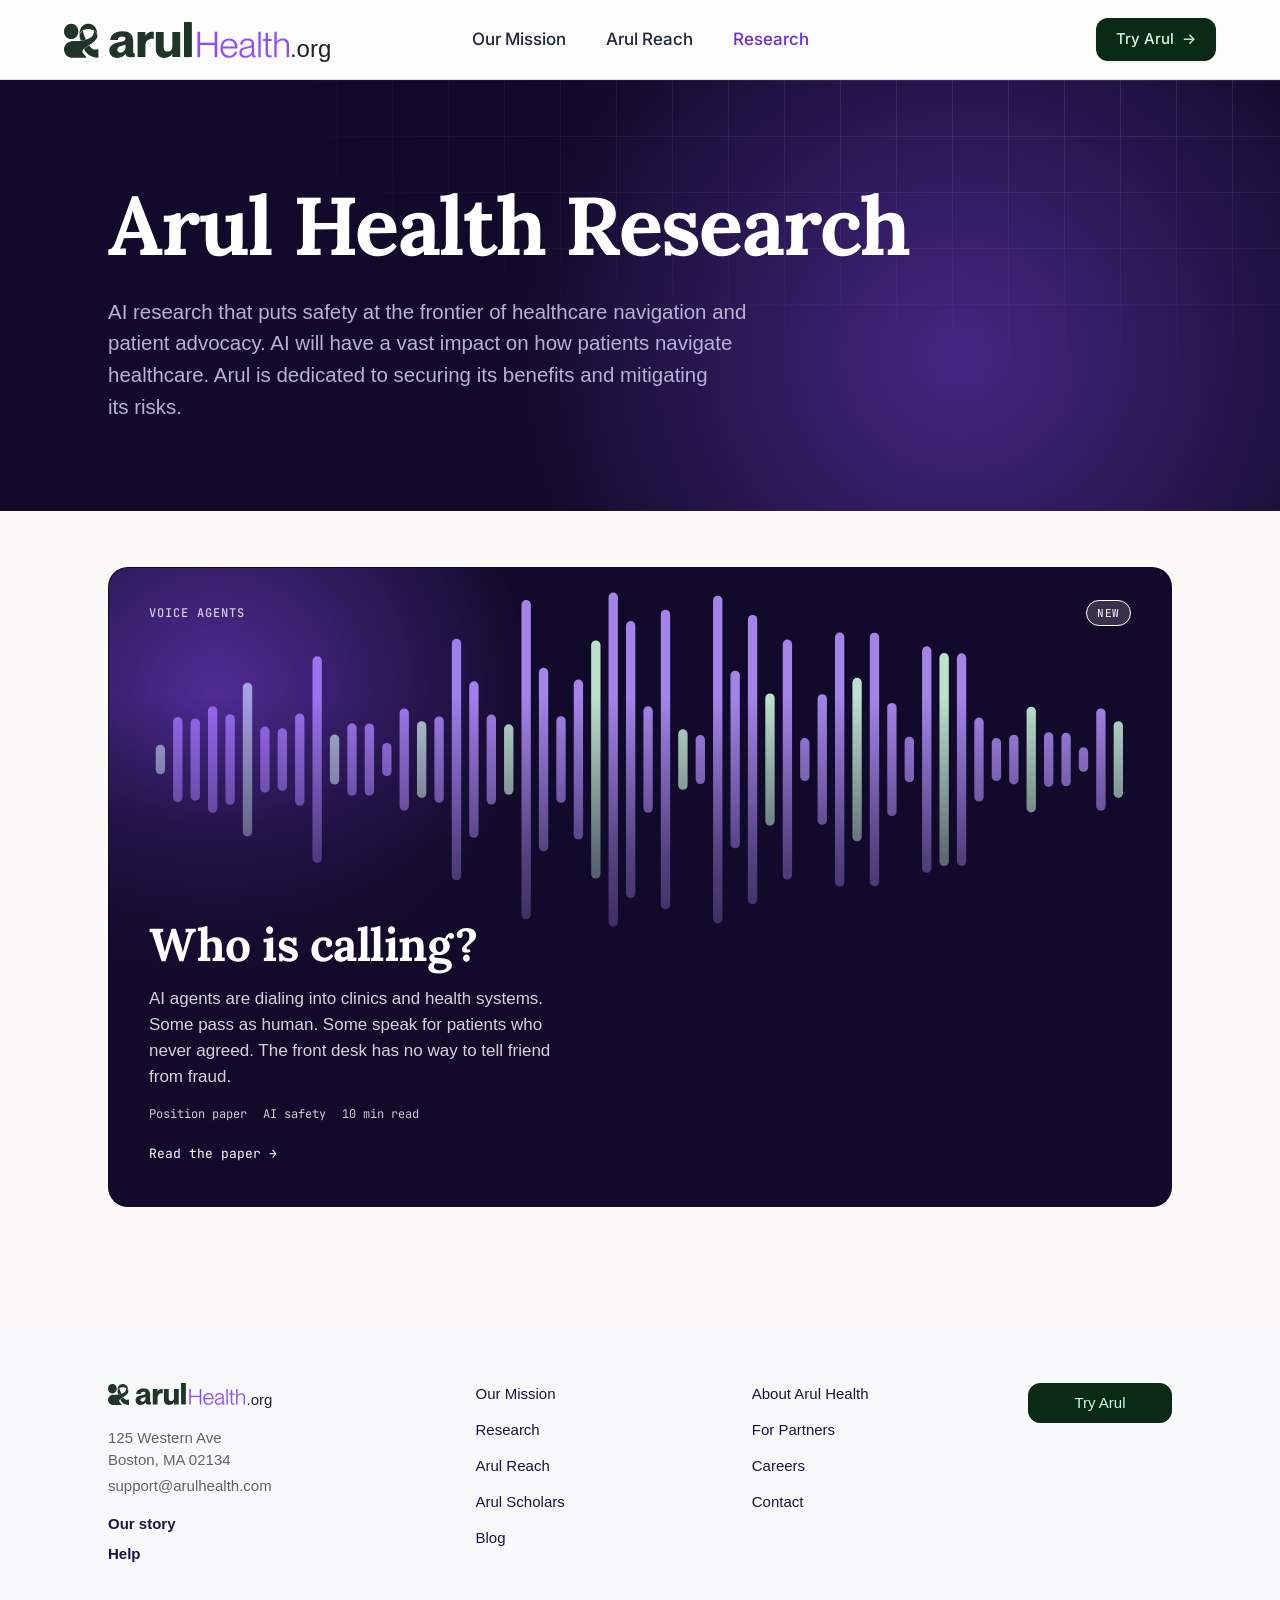
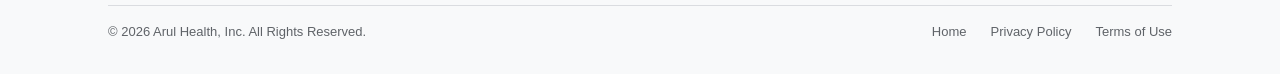
<file: research/index.html>
<!doctype html>
<html lang="en">
<head>
  <meta charset="utf-8">
  <meta name="viewport" content="width=device-width, initial-scale=1, viewport-fit=cover">
  <title>Research | Arul Health.org</title>
  <meta name="description" content="AI research that puts safety at the frontier of healthcare navigation and patient advocacy.">
  <meta property="og:title" content="Arul Health Research">
  <meta property="og:description" content="AI research that puts safety at the frontier of healthcare navigation and patient advocacy.">
  <meta property="og:type" content="website">
  <meta property="og:url" content="https://arulhealth.org/research">
  <meta name="theme-color" content="#120a2a">
  <link rel="icon" type="image/png" href="/assets/favicon.png">
  <link rel="preconnect" href="https://fonts.googleapis.com">
  <link rel="preconnect" href="https://fonts.gstatic.com" crossorigin>
  <link rel="stylesheet" href="https://fonts.googleapis.com/css2?family=Google+Sans:wght@400;500&family=Google+Sans+Text:wght@400;500&family=Inter:wght@500&family=JetBrains+Mono:wght@400;500&family=Lora:ital,wght@0,600;0,700;1,600&display=swap">
  <link rel="stylesheet" href="/styles.css?v=__ASSET_VERSION__">
  <link rel="stylesheet" href="/research/research.css?v=__ASSET_VERSION__">
</head>
<body>
  <a class="skip" href="#main">Jump to content</a>

  <header class="site-header" data-header>
    <div class="header-inner">
      <a class="brand" href="/" aria-label="Arul Health.org home">
        <img src="/assets/arul-logo.svg" alt="Arul Health" width="1281" height="205">
        <span class="brand-suffix">.org</span>
      </a>
      <nav class="site-nav" aria-label="Main navigation">
        <a href="/#focus">Our Mission</a>
        <a href="/reach">Arul Reach</a>
        <a href="/research" aria-current="page">Research</a>
      </nav>
      <div class="header-actions">
        <a class="btn-try" href="https://arulhealth.com/get-started" target="_blank" rel="noopener"><span>Try Arul</span><span class="visually-hidden"> (opens in a new tab)</span><span class="btn-arrow" aria-hidden="true">→</span></a>
        <button class="menu-toggle" type="button" aria-expanded="false" aria-controls="mobile-nav" aria-label="Open menu">
          <span></span><span></span><span></span>
        </button>
      </div>
    </div>
    <nav class="mobile-nav" id="mobile-nav" aria-label="Main navigation (mobile)" hidden>
      <a href="/#focus">Our Mission</a>
      <a href="/reach">Arul Reach</a>
      <a href="/research" aria-current="page">Research</a>
    </nav>
  </header>

  <main id="main">
    <section class="rx-hero">
      <div class="wrap rx-hero-inner">
        <h1>Arul Health Research</h1>
        <p class="rx-dek">AI research that puts safety at the frontier of healthcare navigation and patient advocacy. AI will have a vast impact on how patients navigate healthcare. Arul is dedicated to securing its benefits and mitigating its risks.</p>
      </div>
    </section>

    <section class="mosaic-section" aria-label="Research papers">
      <div class="wrap">
        <div class="mosaic">

          <a class="tile tile-feature reveal" data-kind="paper" href="/research/who-is-calling">
            <div class="tile-art" data-art="wave"></div>
            <div class="tile-top"><span class="label">Voice agents</span><span class="tile-badge">New</span></div>
            <h2>Who is calling?</h2>
            <p>AI agents are dialing into clinics and health systems. Some pass as human. Some speak for patients who never agreed. The front desk has no way to tell friend from fraud.</p>
            <div class="tile-meta"><span>Position paper</span><span>AI safety</span><span>10 min read</span></div>
            <span class="tile-go">Read the paper</span>
          </a>

        </div>
      </div>
    </section>
  </main>

  <footer class="site-footer">
    <div class="footer-grid">
      <div class="footer-brand">
        <a class="brand brand-footer" href="/" aria-label="Arul Health.org home">
          <img src="/assets/arul-logo.svg" alt="Arul Health" width="1281" height="205">
          <span class="brand-suffix">.org</span>
        </a>
        <p class="footer-address">125 Western Ave<br>Boston, MA 02134</p>
        <p><a href="mailto:support@arulhealth.com">support@arulhealth.com</a></p>
        <ul class="footer-strong">
          <li><a href="https://arulhealth.com/about" target="_blank" rel="noopener">Our story</a></li>
          <li><a href="/#help">Help</a></li>
        </ul>
      </div>
      <ul class="footer-links">
        <li><a href="/#focus">Our Mission</a></li>
        <li><a href="/research">Research</a></li>
        <li><a href="/reach">Arul Reach</a></li>
        <li><a href="/scholars" target="_blank" rel="noopener">Arul Scholars</a></li>
        <li><a href="https://arulhealth.com/blog" target="_blank" rel="noopener">Blog</a></li>
      </ul>
      <ul class="footer-links">
        <li><a href="https://arulhealth.com/about" target="_blank" rel="noopener">About Arul Health</a></li>
        <li><a href="https://arulhealth.com/for-partners" target="_blank" rel="noopener">For Partners</a></li>
        <li><a href="https://arulhealth.com/careers" target="_blank" rel="noopener">Careers</a></li>
        <li><a href="mailto:support@arulhealth.com">Contact</a></li>
      </ul>
      <div class="footer-actions">
        <a class="btn-footer btn-footer-solid" href="https://arulhealth.com/get-started" target="_blank" rel="noopener">Try Arul</a>
      </div>
    </div>
    <div class="footer-legal">
      <p>&copy; 2026 Arul Health, Inc. All Rights Reserved.</p>
      <ul>
        <li><a href="/">Home</a></li>
        <li><a href="https://arulhealth.com/legal?doc=privacy" target="_blank" rel="noopener">Privacy Policy</a></li>
        <li><a href="https://arulhealth.com/legal?doc=terms" target="_blank" rel="noopener">Terms of Use</a></li>
      </ul>
    </div>
  </footer>

  <script src="/script.js?v=__ASSET_VERSION__" defer></script>
  <script src="/research/research.js?v=__ASSET_VERSION__" defer></script>
</body>
</html>
</file>
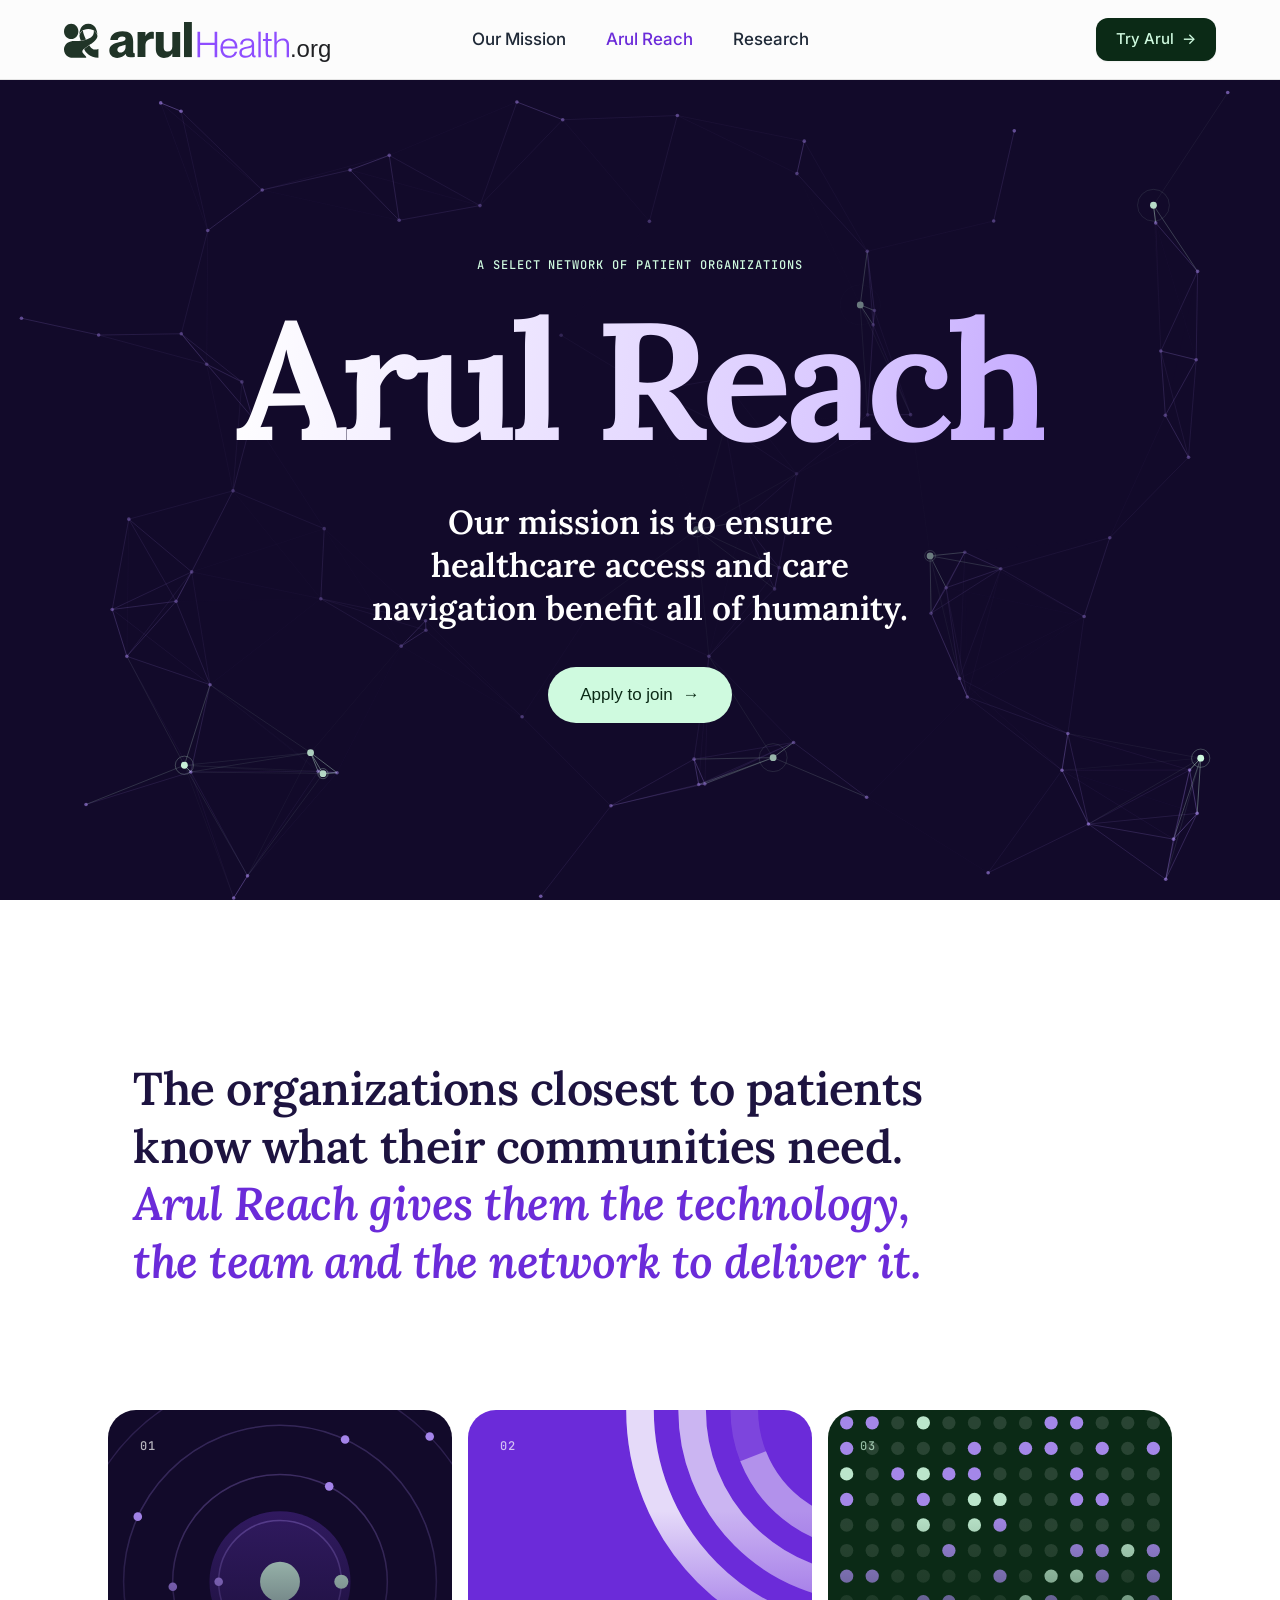
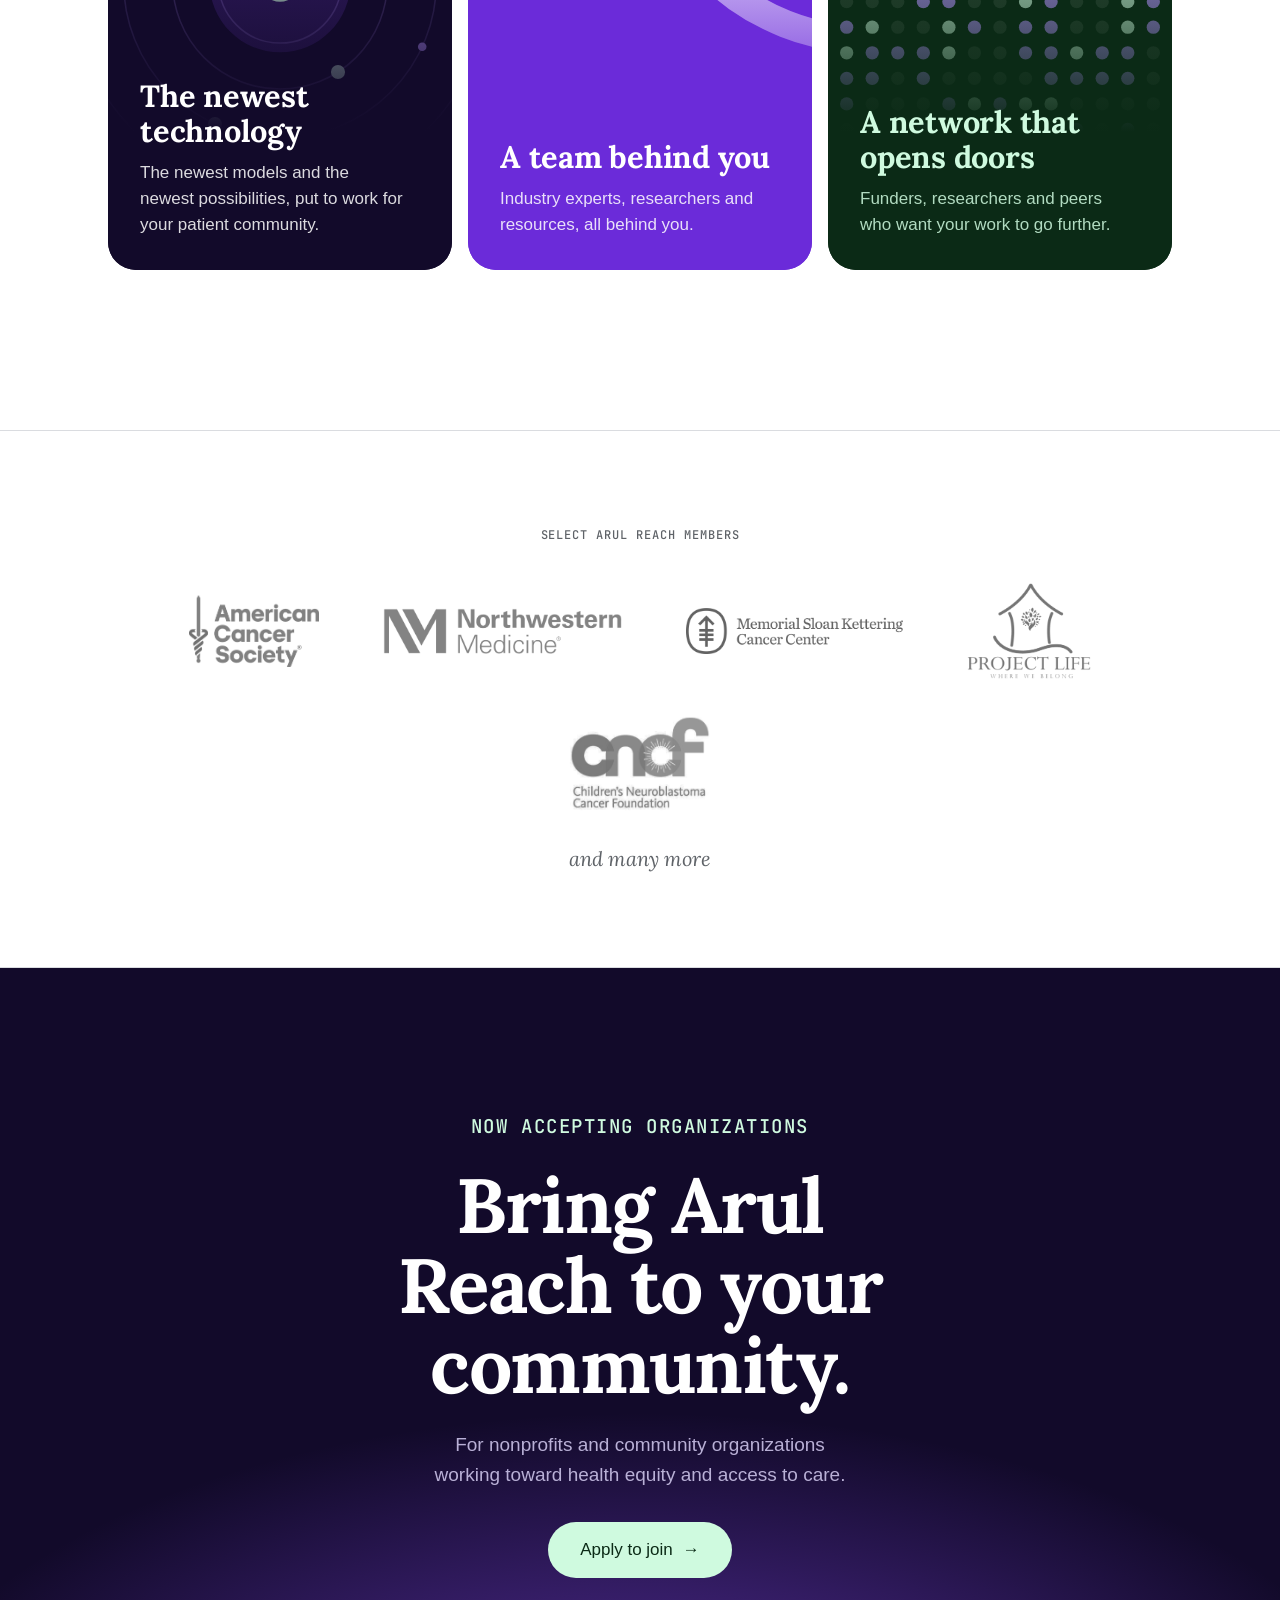
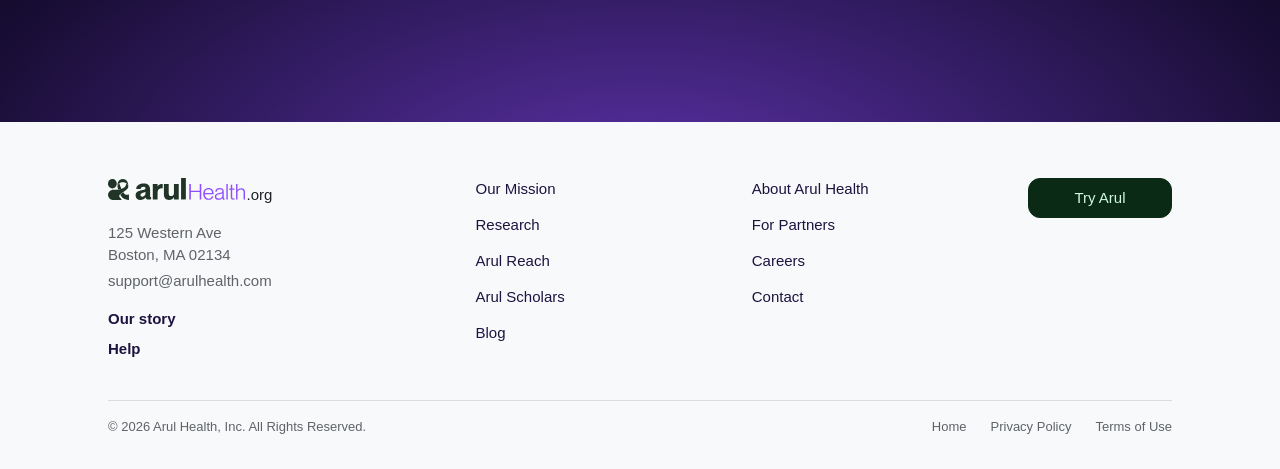
<file: reach.html>
<!doctype html>
<html lang="en">
<head>
  <meta charset="utf-8">
  <meta name="viewport" content="width=device-width, initial-scale=1, viewport-fit=cover">
  <title>Arul Reach | Arul Health.org</title>
  <meta name="description" content="Arul Reach is a select network of patient organizations. Our mission is to ensure healthcare access and care navigation benefit all of humanity.">
  <meta property="og:title" content="Arul Reach">
  <meta property="og:description" content="Arul Reach is a select network of patient organizations. Our mission is to ensure healthcare access and care navigation benefit all of humanity.">
  <meta property="og:type" content="website">
  <meta property="og:url" content="https://arulhealth.org/reach">
  <meta name="theme-color" content="#120a2a">
  <link rel="icon" type="image/png" href="/assets/favicon.png">
  <link rel="preconnect" href="https://fonts.googleapis.com">
  <link rel="preconnect" href="https://fonts.gstatic.com" crossorigin>
  <link rel="stylesheet" href="https://fonts.googleapis.com/css2?family=Google+Sans:wght@400;500&family=Google+Sans+Text:wght@400;500&family=Inter:wght@500&family=JetBrains+Mono:wght@400;500&family=Lora:ital,wght@0,600;0,700;1,600&display=swap">
  <link rel="stylesheet" href="/styles.css?v=__ASSET_VERSION__">
  <link rel="stylesheet" href="/research/research.css?v=__ASSET_VERSION__">
  <link rel="stylesheet" href="/reach.css?v=__ASSET_VERSION__">
</head>
<body>
  <a class="skip" href="#main">Jump to content</a>

  <header class="site-header" data-header>
    <div class="header-inner">
      <a class="brand" href="/" aria-label="Arul Health.org home">
        <img src="/assets/arul-logo.svg" alt="Arul Health" width="1281" height="205">
        <span class="brand-suffix">.org</span>
      </a>
      <nav class="site-nav" aria-label="Main navigation">
        <a href="/#focus">Our Mission</a>
        <a href="/reach" aria-current="page">Arul Reach</a>
        <a href="/research">Research</a>
      </nav>
      <div class="header-actions">
        <a class="btn-try" href="https://arulhealth.com/get-started" target="_blank" rel="noopener"><span>Try Arul</span><span class="visually-hidden"> (opens in a new tab)</span><span class="btn-arrow" aria-hidden="true">→</span></a>
        <button class="menu-toggle" type="button" aria-expanded="false" aria-controls="mobile-nav" aria-label="Open menu">
          <span></span><span></span><span></span>
        </button>
      </div>
    </div>
    <nav class="mobile-nav" id="mobile-nav" aria-label="Main navigation (mobile)" hidden>
      <a href="/#focus">Our Mission</a>
      <a href="/reach" aria-current="page">Arul Reach</a>
      <a href="/research">Research</a>
    </nav>
  </header>

  <main id="main">

    <!-- Hero: the name, the mission in one line, one button -->
    <section class="reach-hero">
      <canvas class="net" data-net aria-hidden="true"></canvas>
      <div class="wrap reach-hero-inner">
        <p class="label">A select network of patient organizations</p>
        <h1>Arul Reach</h1>
        <p class="reach-mission">Our mission is to ensure healthcare access and care navigation benefit all of humanity.</p>
        <div class="reach-cta">
          <a class="btn-mint" href="mailto:rianna@arulhealth.org?subject=Joining%20Arul%20Reach">Apply to join <span aria-hidden="true">→</span></a>
        </div>
      </div>
    </section>

    <!-- Statement -->
    <section class="reach-statement">
      <div class="wrap">
        <p class="reveal">The organizations closest to patients know what their communities need. <em>Arul Reach gives them the technology, the team and the network to deliver it.</em></p>
      </div>
    </section>

    <!-- Three things members get -->
    <section class="reach-pillars">
      <div class="wrap">
        <ul class="pillars">
          <li class="pillar reveal">
            <div class="tile-art" data-art="orbit"></div>
            <span class="label">01</span>
            <h2>The newest technology</h2>
            <p>The newest models and the newest possibilities, put to work for your patient community.</p>
          </li>
          <li class="pillar is-violet reveal">
            <div class="tile-art" data-art="rings" data-values="0.9,0.62,0.38"></div>
            <span class="label">02</span>
            <h2>A team behind you</h2>
            <p>Industry experts, researchers and resources, all behind you.</p>
          </li>
          <li class="pillar is-mint reveal">
            <div class="tile-art" data-art="people" data-share="0.5"></div>
            <span class="label">03</span>
            <h2>A network that opens doors</h2>
            <p>Funders, researchers and peers who want your work to go further.</p>
          </li>
        </ul>
      </div>
    </section>

    <!-- Community -->
    <section class="reach-community">
      <div class="wrap">
        <p class="label">Select Arul Reach members</p>
        <ul class="reach-logos" aria-label="Select Arul Reach members">
          <li><img src="/assets/logos/american-cancer-society.png" alt="American Cancer Society" width="601" height="332" loading="lazy"></li>
          <li class="is-wide"><img src="/assets/logos/northwestern-medicine.png" alt="Northwestern Medicine" width="1280" height="247" loading="lazy"></li>
          <li class="is-wide"><img src="/assets/logos/memorial-sloan-kettering.png" alt="Memorial Sloan Kettering Cancer Center" width="1200" height="254" loading="lazy"></li>
          <li class="is-tall"><img src="/assets/logos/project-life.png" alt="Project Life: Where We Belong" width="672" height="519" loading="lazy"></li>
          <li class="is-tall"><img src="/assets/logos/cncf.png" alt="Children's Neuroblastoma Cancer Foundation" width="641" height="432" loading="lazy"></li>
        </ul>
        <p class="reach-more">and many more</p>
      </div>
    </section>

    <!-- Join -->
    <section class="reach-join">
      <div class="wrap reach-join-inner">
        <p class="label">Now accepting organizations</p>
        <h2>Bring Arul Reach to your community.</h2>
        <p>For nonprofits and community organizations working toward health equity and access to care.</p>
        <a class="btn-mint" href="mailto:rianna@arulhealth.org?subject=Joining%20Arul%20Reach">Apply to join <span aria-hidden="true">→</span></a>
      </div>
    </section>
  </main>

  <footer class="site-footer">
    <div class="footer-grid">
      <div class="footer-brand">
        <a class="brand brand-footer" href="/" aria-label="Arul Health.org home">
          <img src="/assets/arul-logo.svg" alt="Arul Health" width="1281" height="205">
          <span class="brand-suffix">.org</span>
        </a>
        <p class="footer-address">125 Western Ave<br>Boston, MA 02134</p>
        <p><a href="mailto:support@arulhealth.com">support@arulhealth.com</a></p>
        <ul class="footer-strong">
          <li><a href="https://arulhealth.com/about" target="_blank" rel="noopener">Our story</a></li>
          <li><a href="/#help">Help</a></li>
        </ul>
      </div>
      <ul class="footer-links">
        <li><a href="/#focus">Our Mission</a></li>
        <li><a href="/research">Research</a></li>
        <li><a href="/reach">Arul Reach</a></li>
        <li><a href="/scholars" target="_blank" rel="noopener">Arul Scholars</a></li>
        <li><a href="https://arulhealth.com/blog" target="_blank" rel="noopener">Blog</a></li>
      </ul>
      <ul class="footer-links">
        <li><a href="https://arulhealth.com/about" target="_blank" rel="noopener">About Arul Health</a></li>
        <li><a href="https://arulhealth.com/for-partners" target="_blank" rel="noopener">For Partners</a></li>
        <li><a href="https://arulhealth.com/careers" target="_blank" rel="noopener">Careers</a></li>
        <li><a href="mailto:support@arulhealth.com">Contact</a></li>
      </ul>
      <div class="footer-actions">
        <a class="btn-footer btn-footer-solid" href="https://arulhealth.com/get-started" target="_blank" rel="noopener">Try Arul</a>
      </div>
    </div>
    <div class="footer-legal">
      <p>&copy; 2026 Arul Health, Inc. All Rights Reserved.</p>
      <ul>
        <li><a href="/">Home</a></li>
        <li><a href="https://arulhealth.com/legal?doc=privacy" target="_blank" rel="noopener">Privacy Policy</a></li>
        <li><a href="https://arulhealth.com/legal?doc=terms" target="_blank" rel="noopener">Terms of Use</a></li>
      </ul>
    </div>
  </footer>

  <script src="/script.js?v=__ASSET_VERSION__" defer></script>
  <script src="/research/research.js?v=__ASSET_VERSION__" defer></script>
  <script src="/reach.js?v=__ASSET_VERSION__" defer></script>
</body>
</html>
</file>
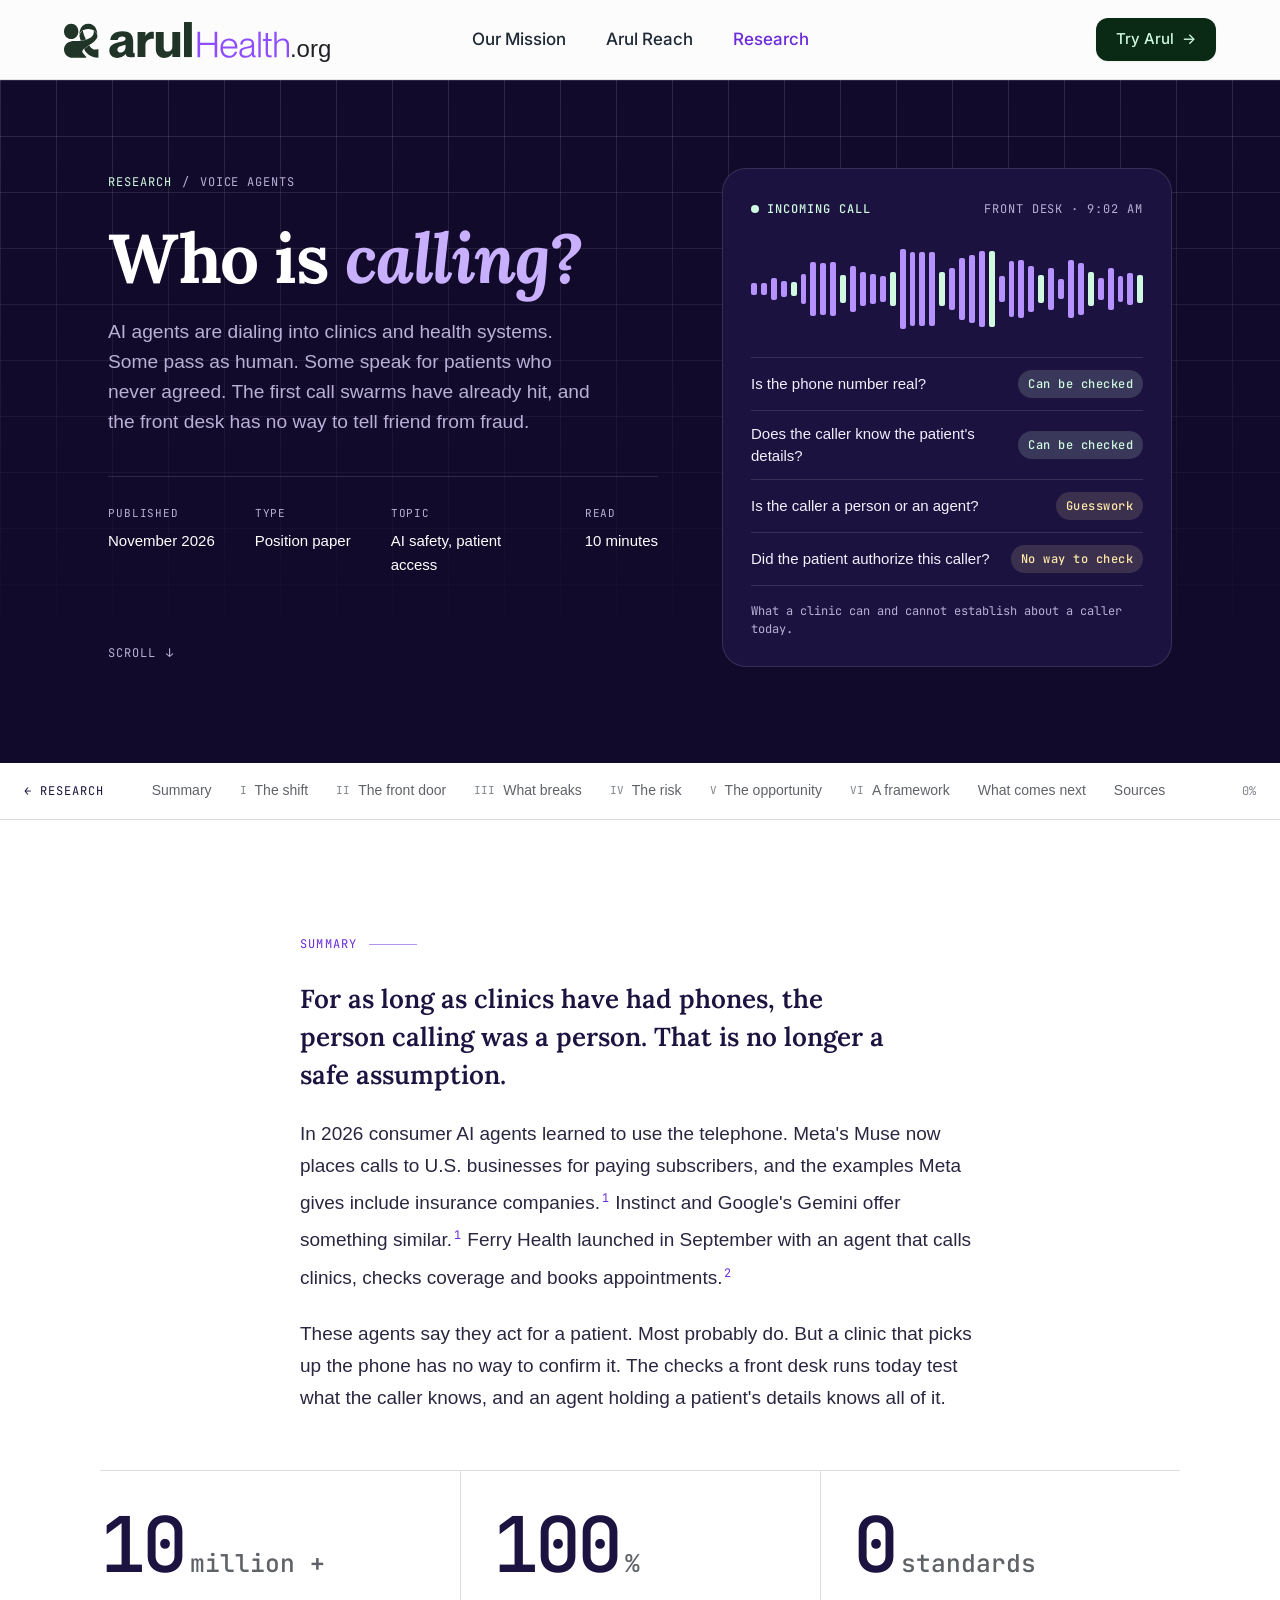
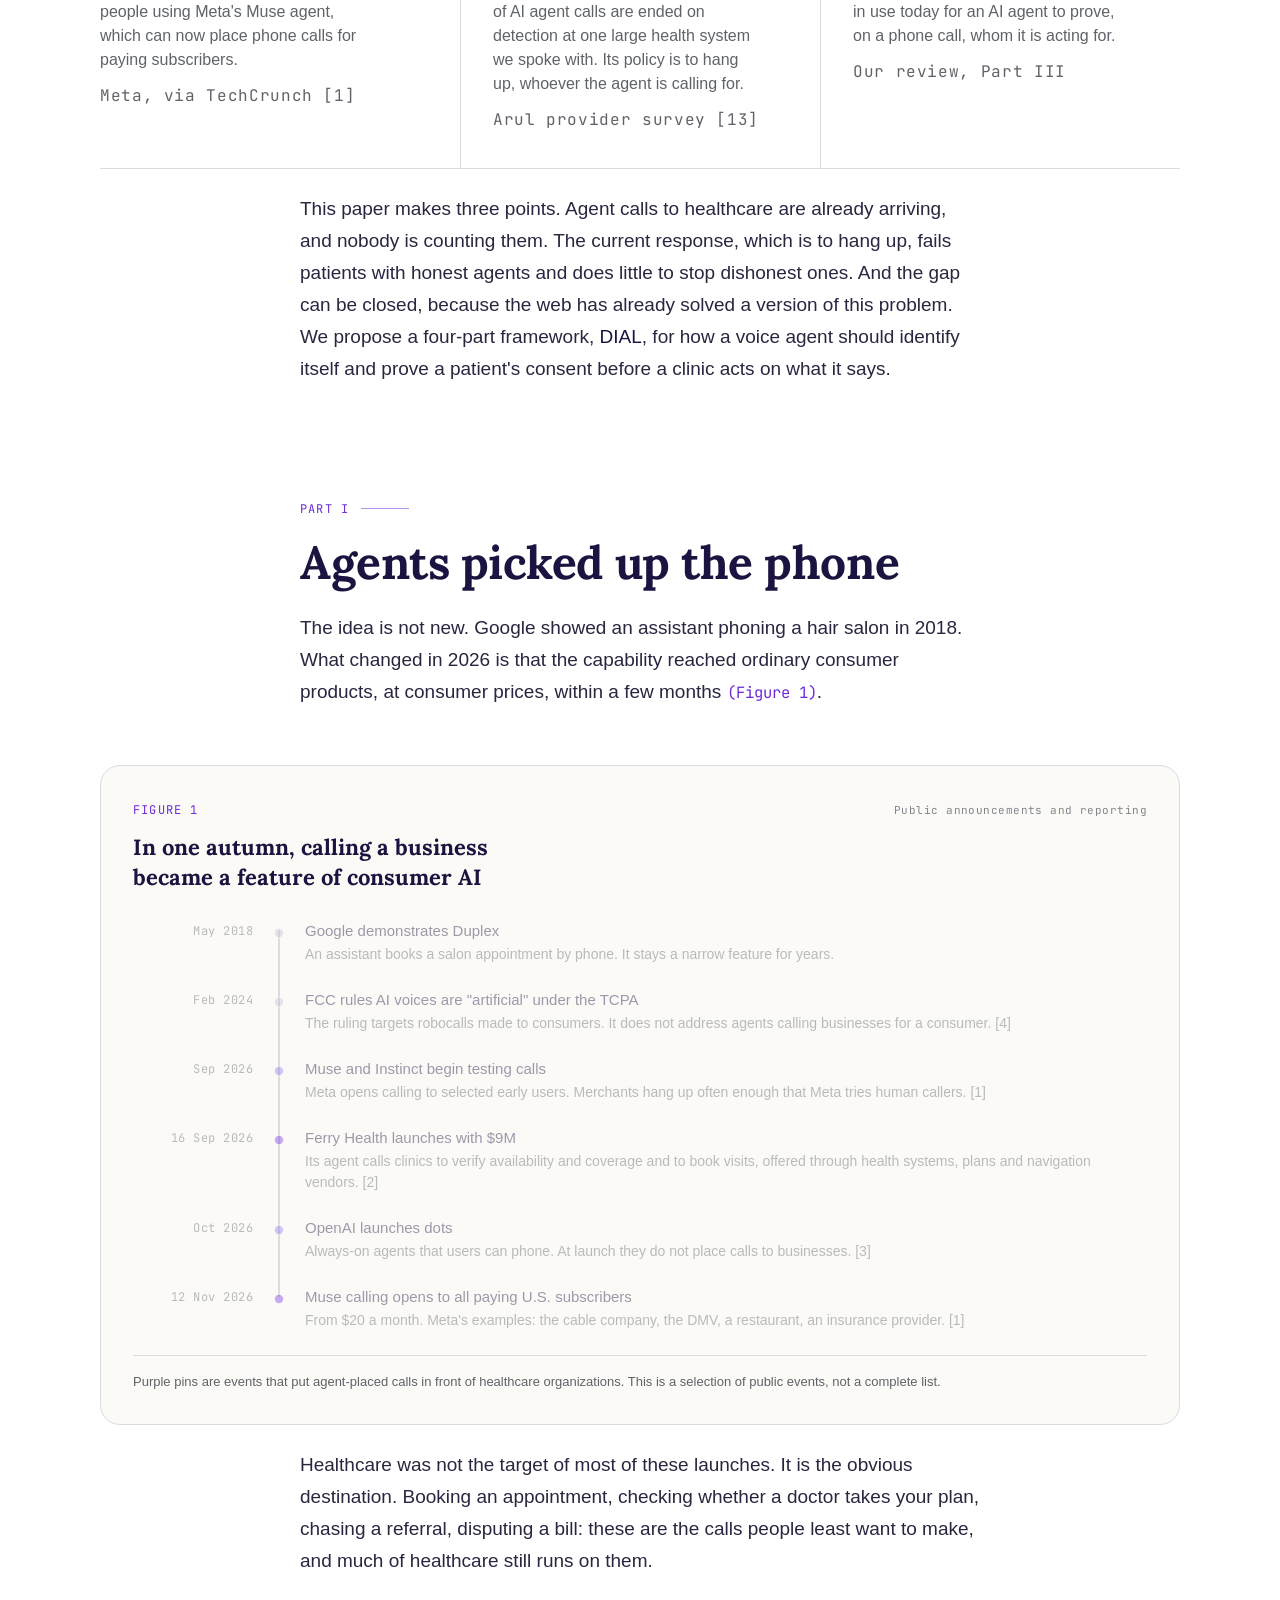
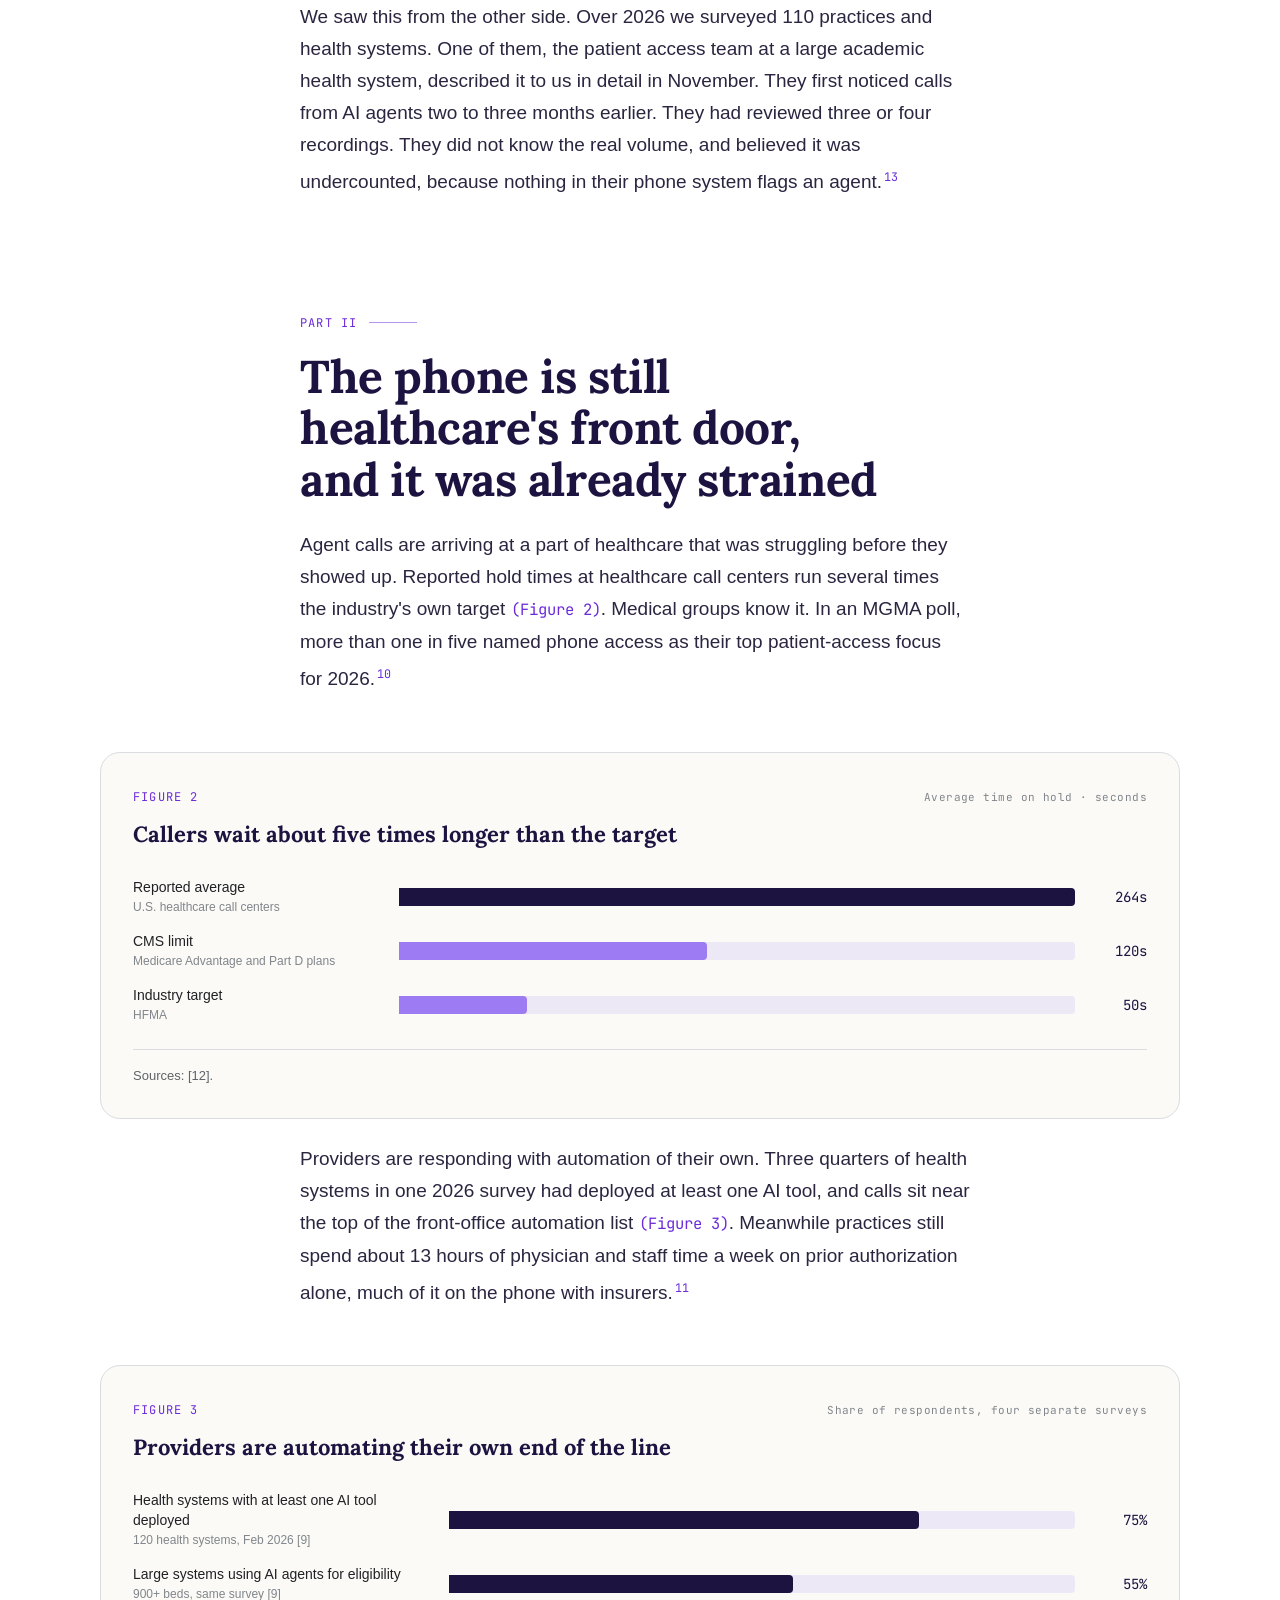
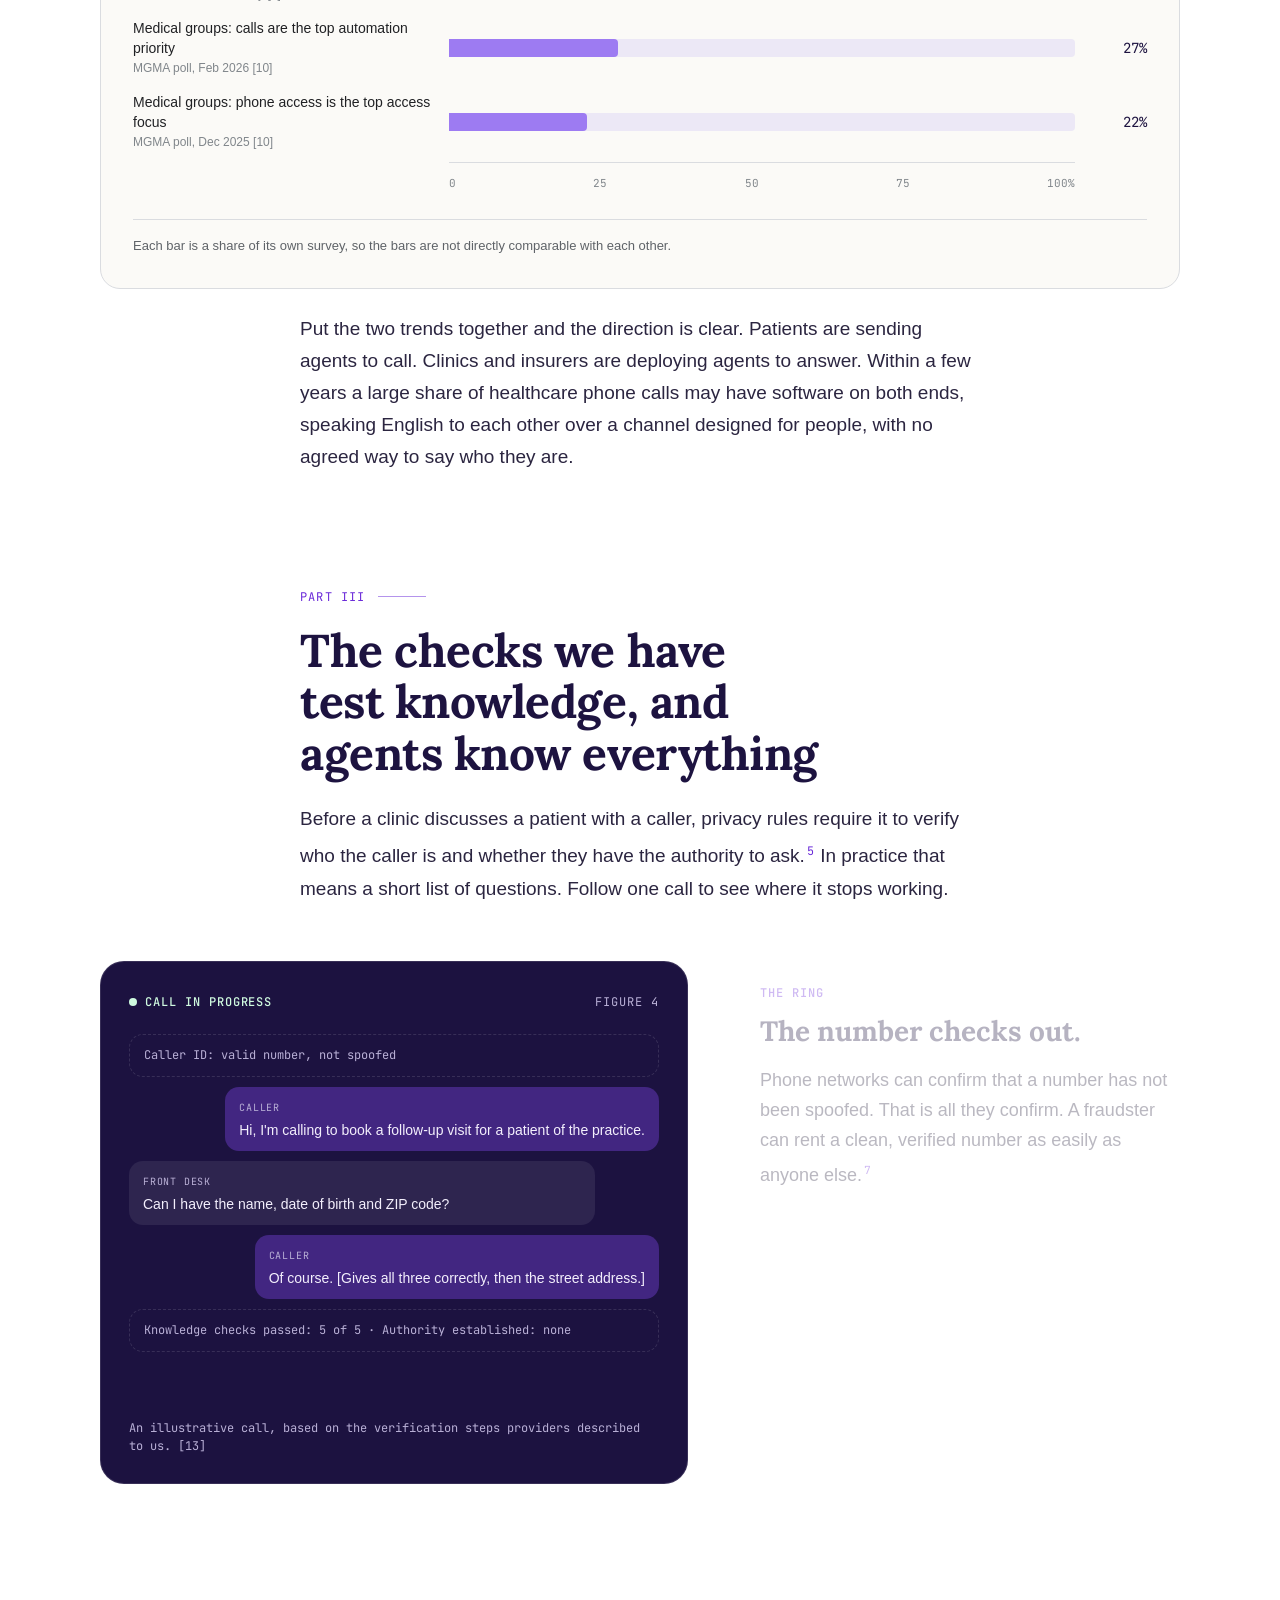
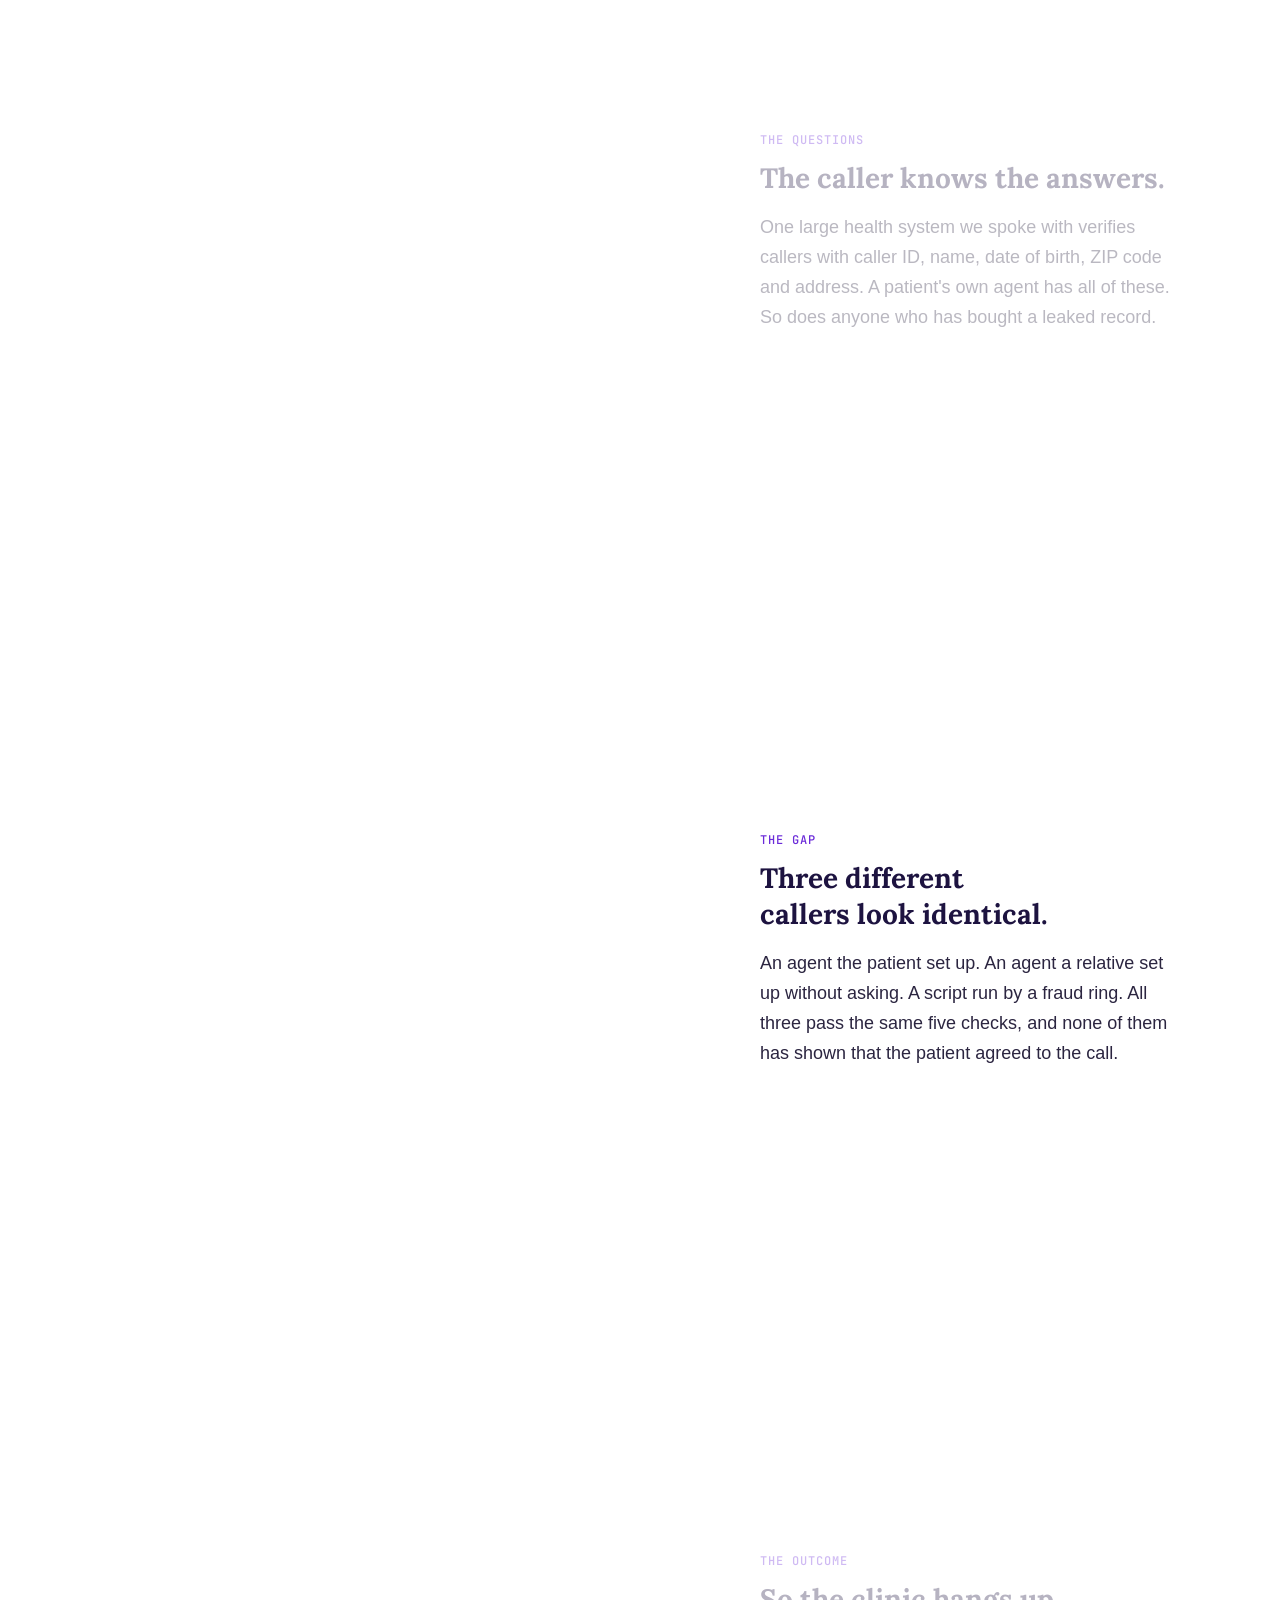
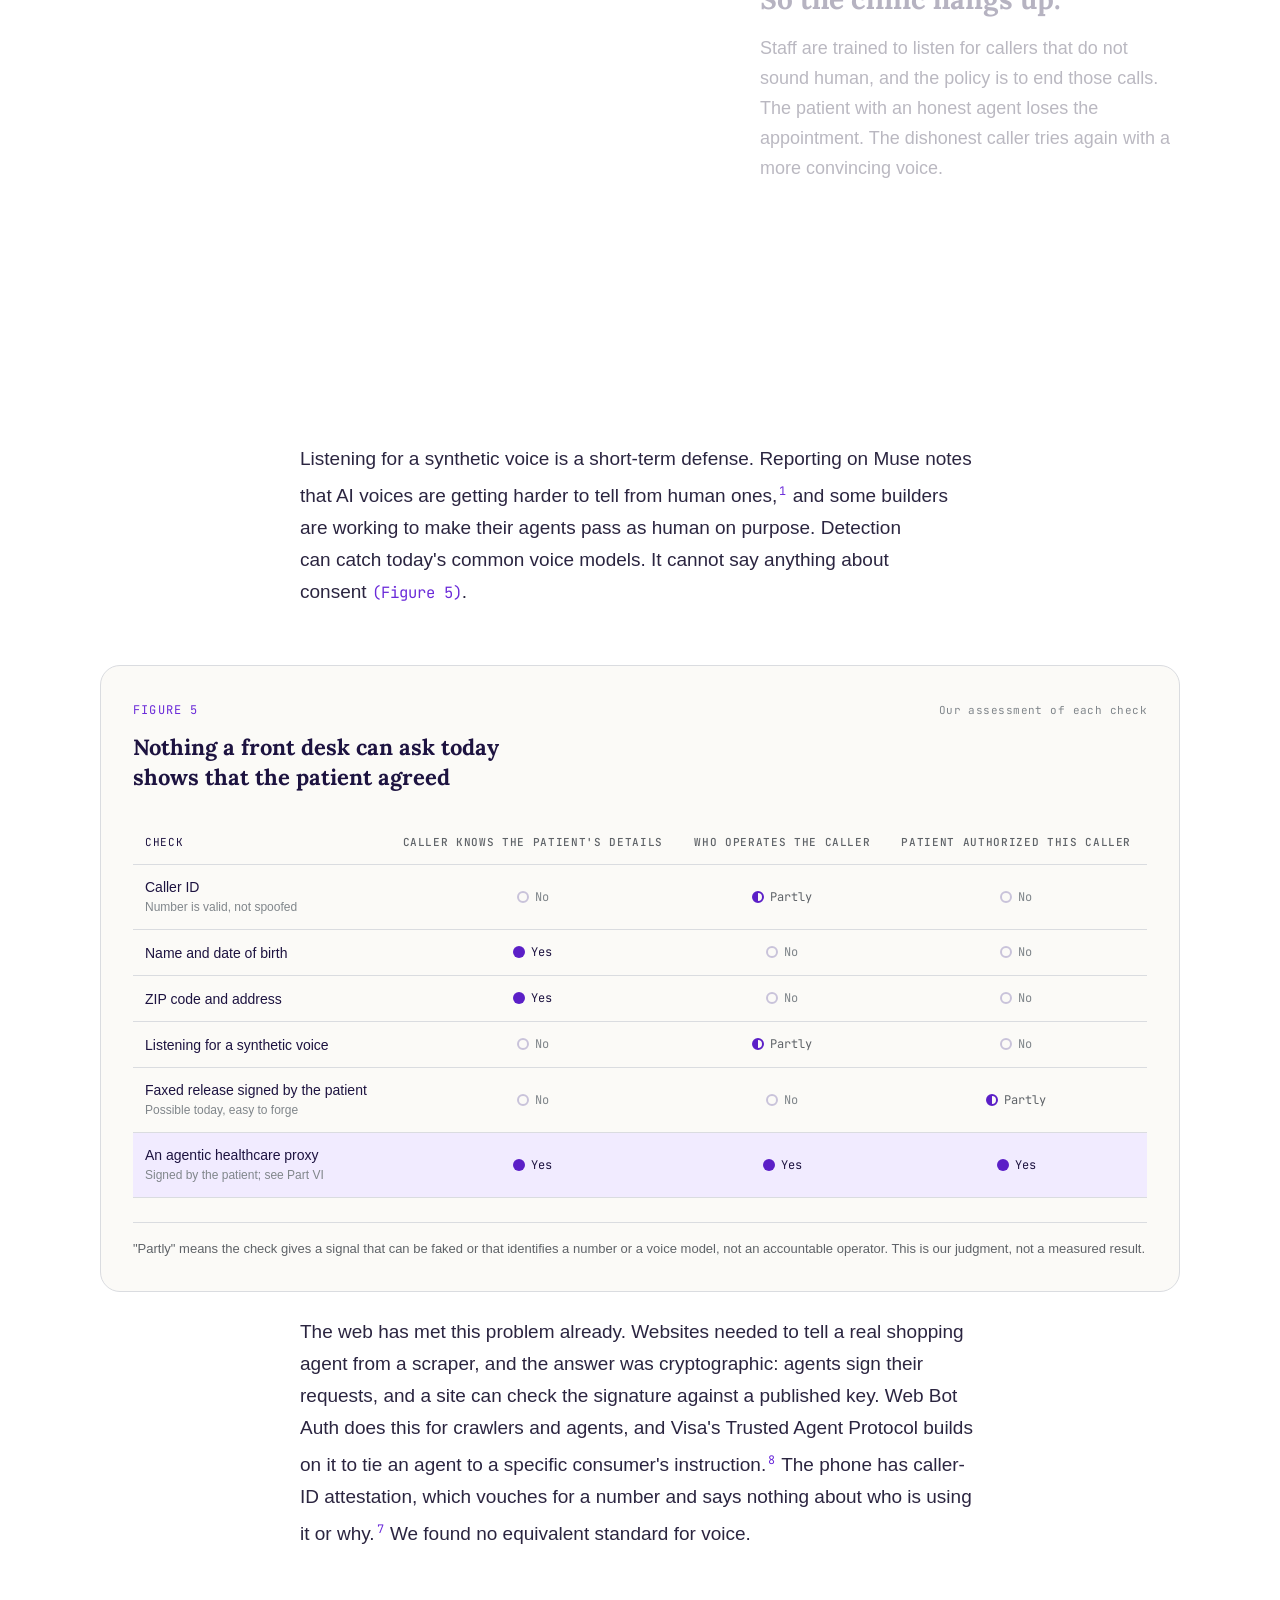
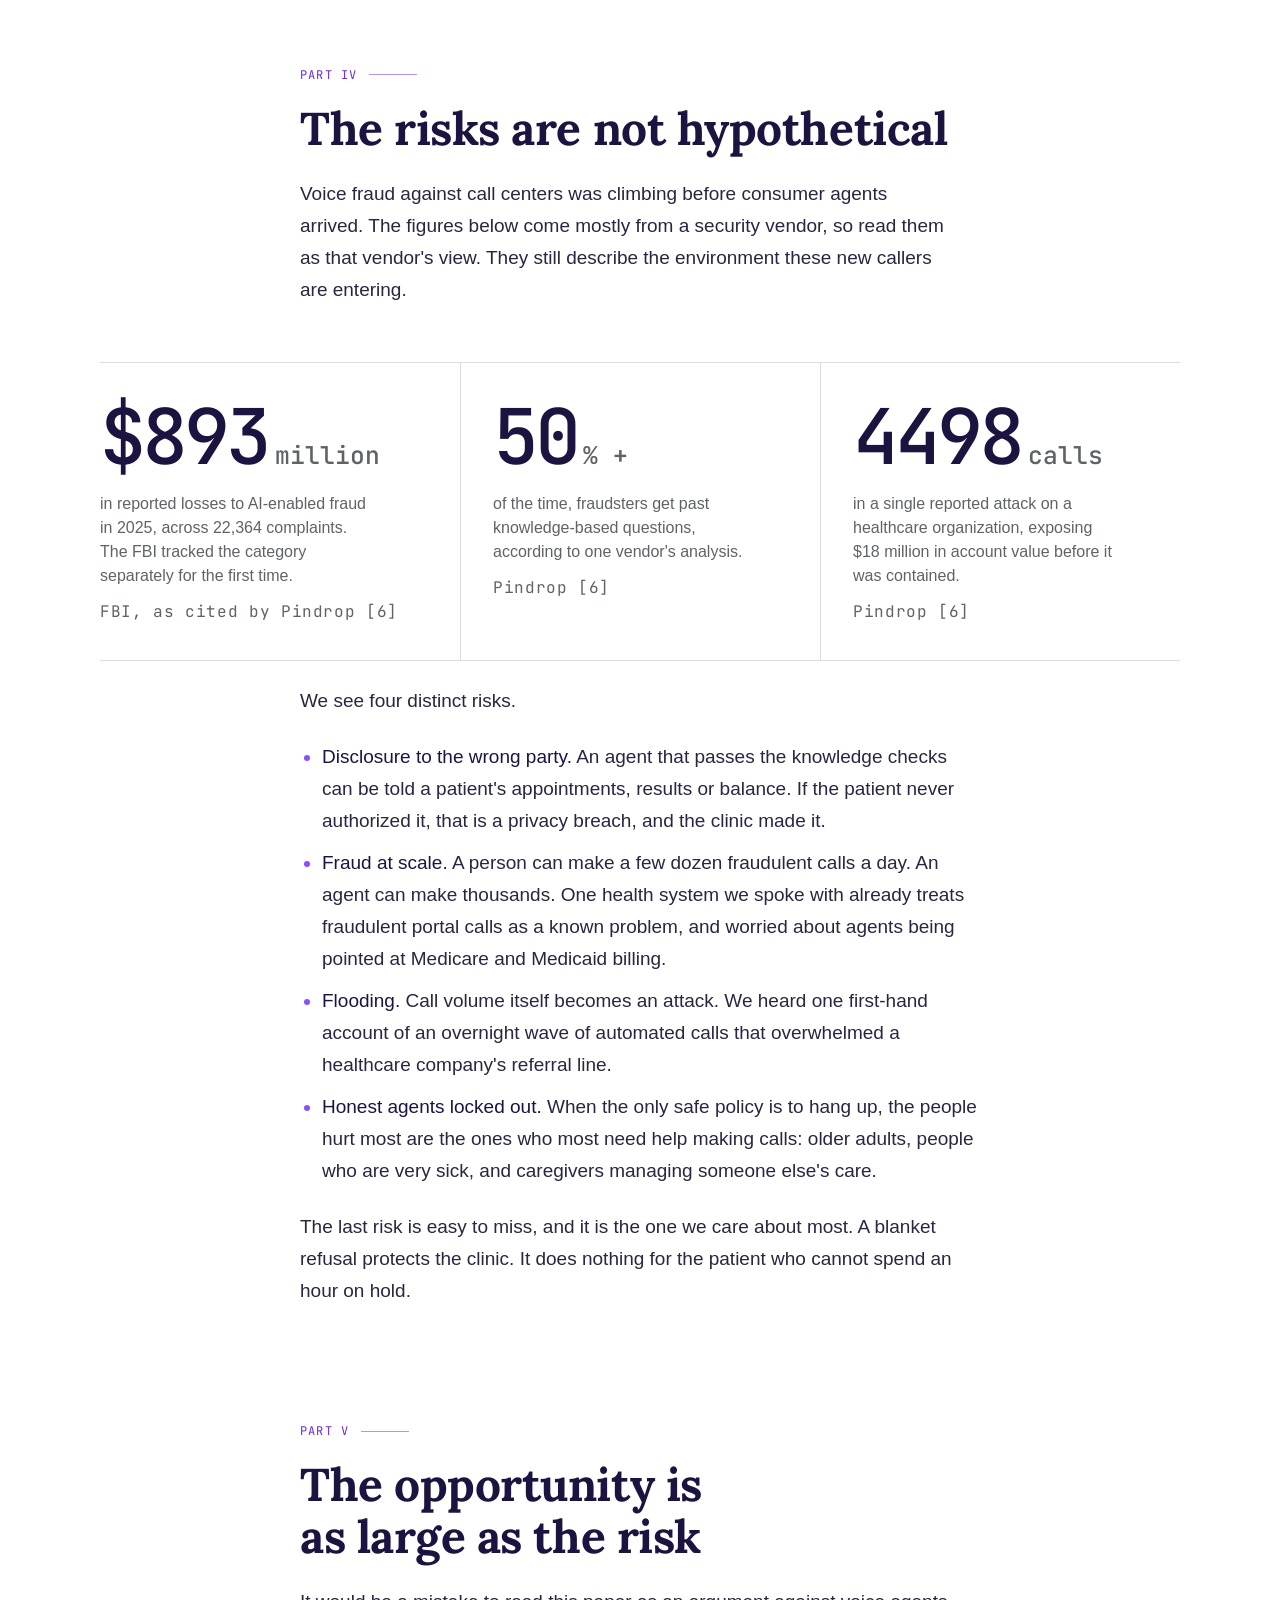
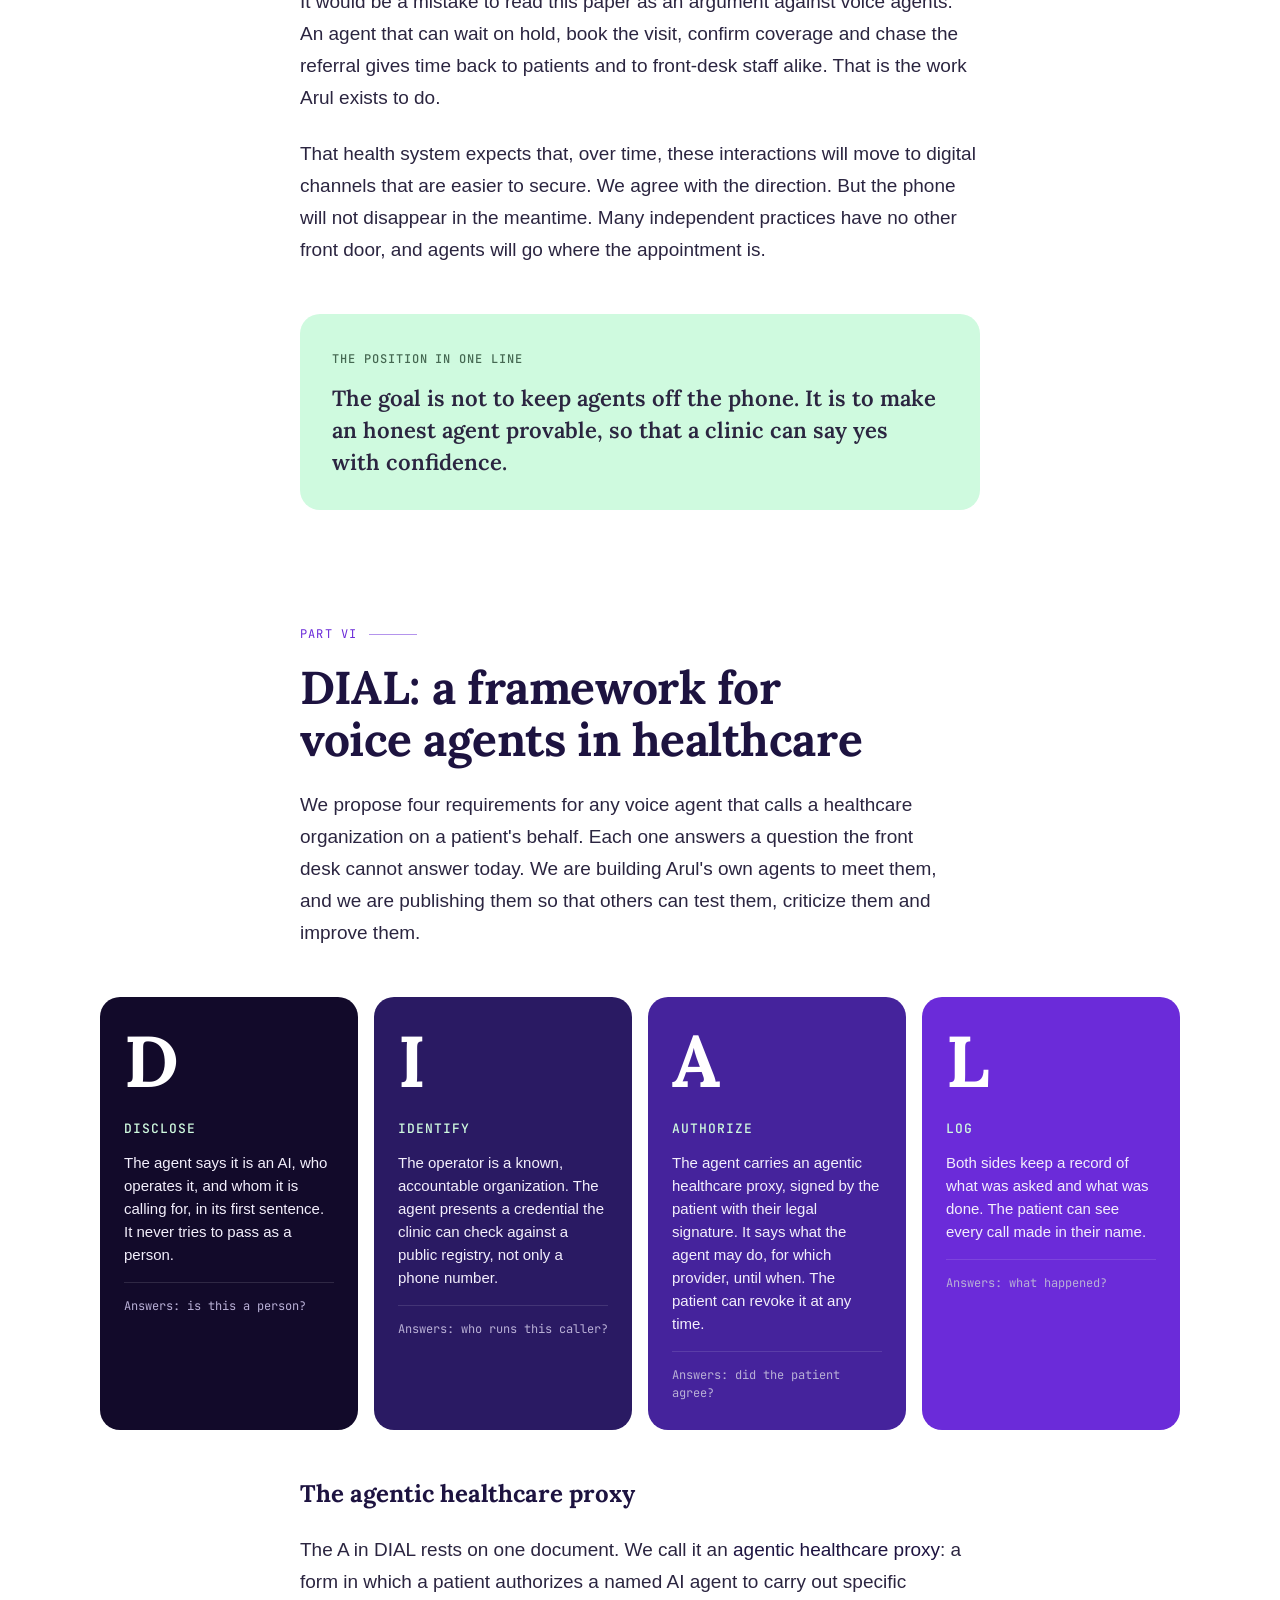
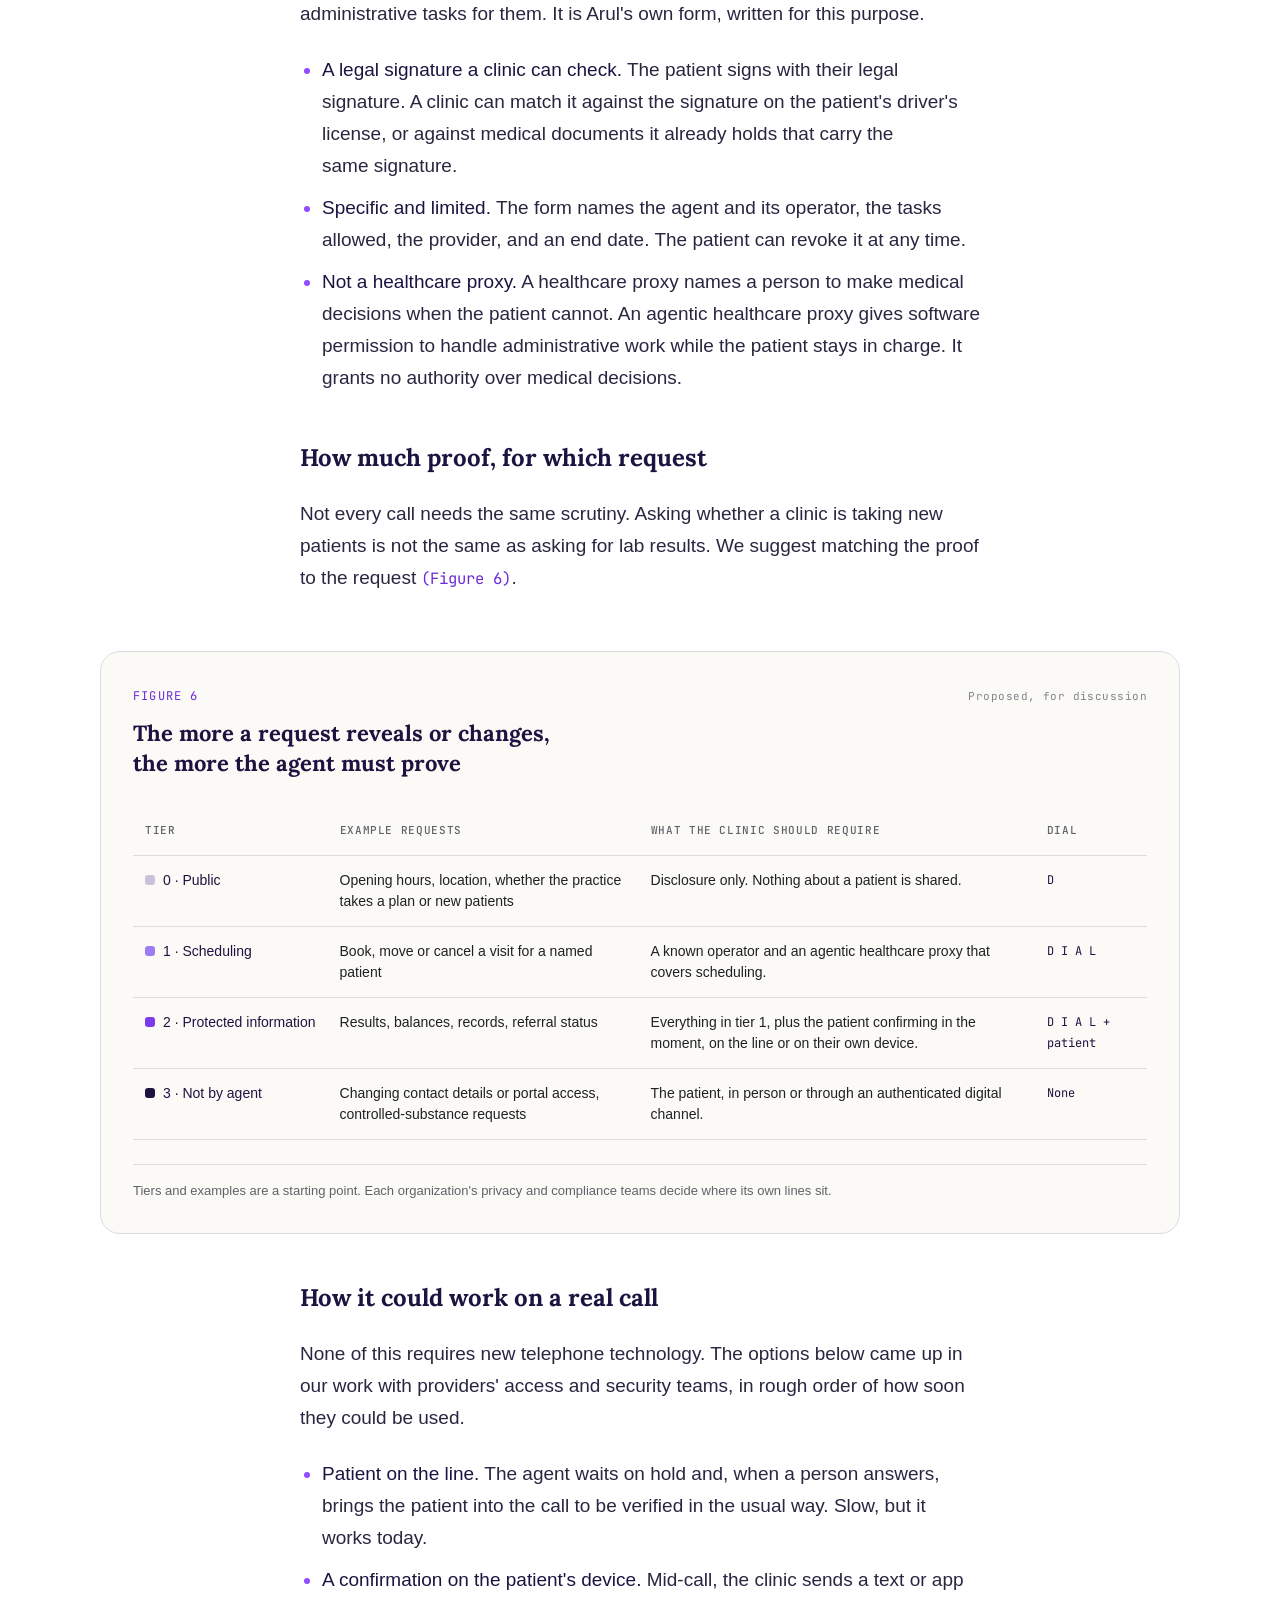
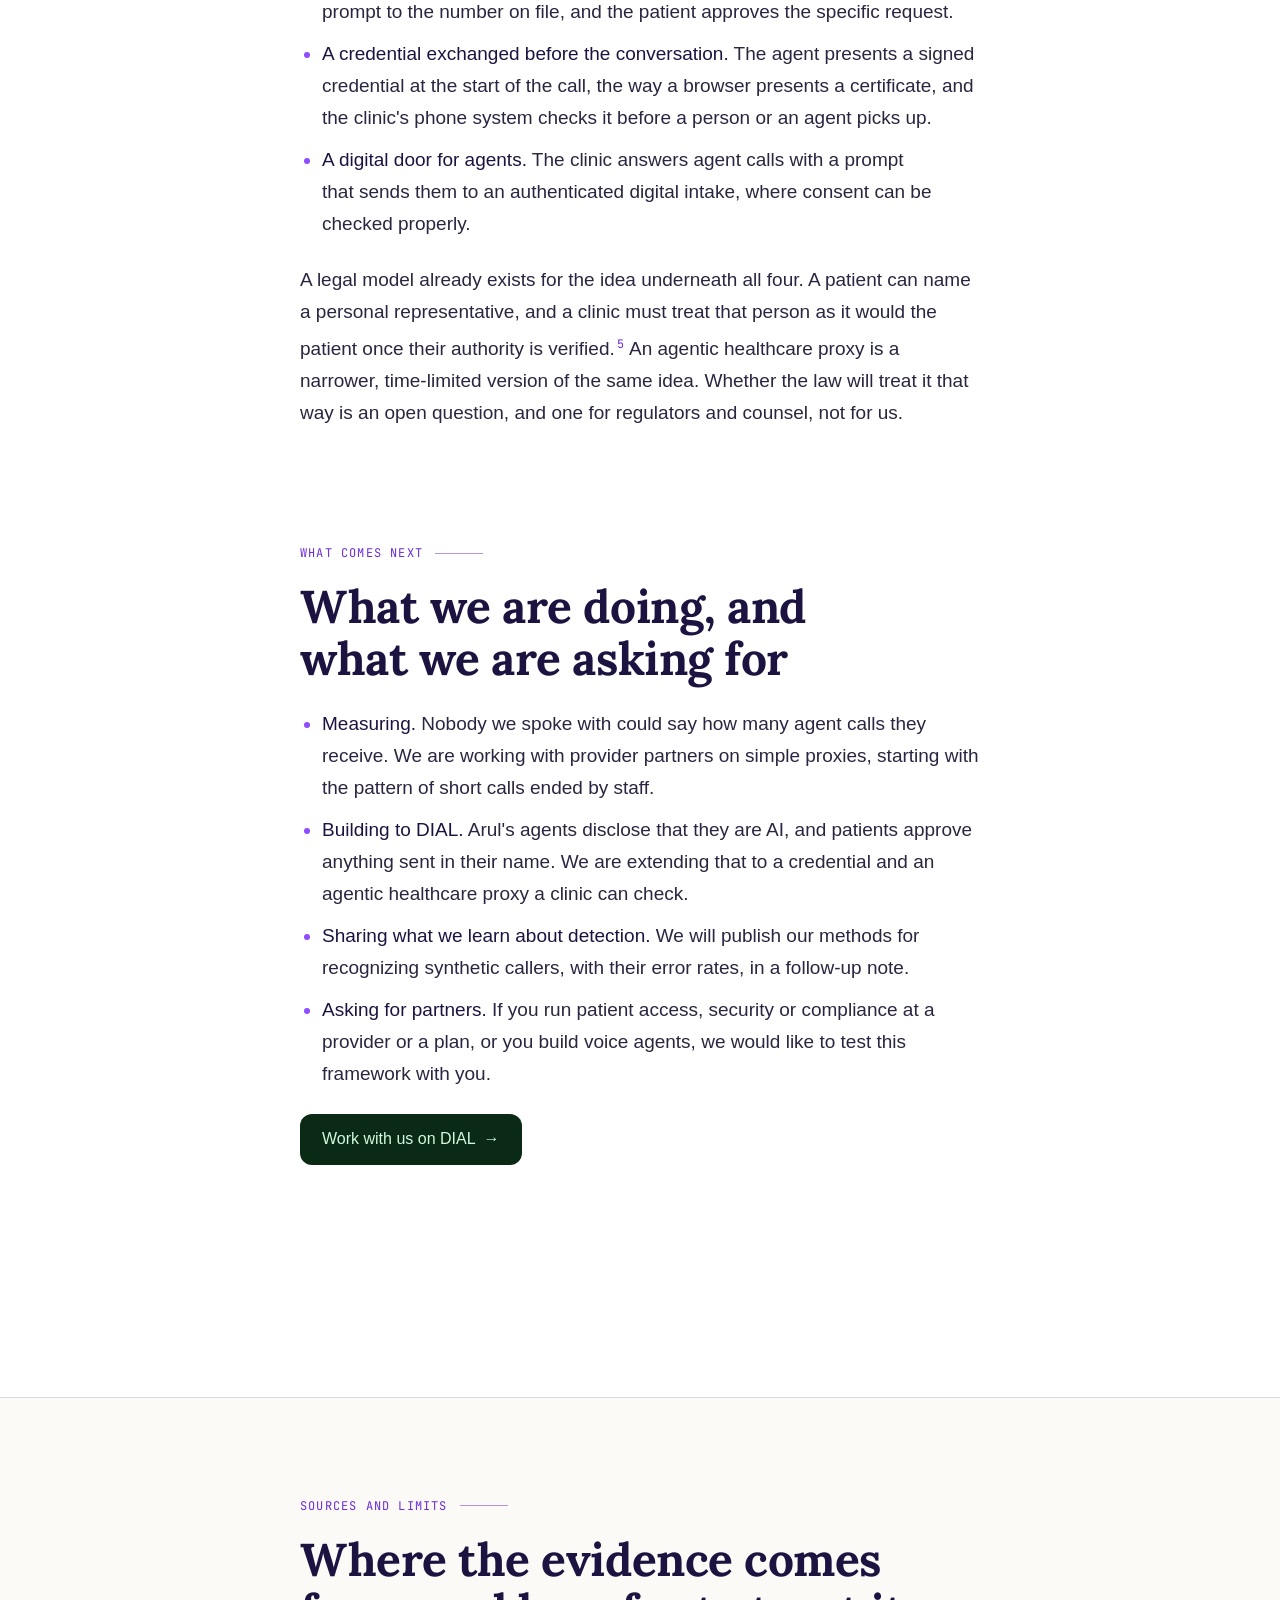
<file: research/who-is-calling.html>
<!doctype html>
<html lang="en">
<head>
  <meta charset="utf-8">
  <meta name="viewport" content="width=device-width, initial-scale=1, viewport-fit=cover">
  <title>Who is calling? Voice agents at healthcare's front door | Arul Health Research</title>
  <meta name="description" content="AI agents are dialing into clinics and health systems. Some pass as human. Some speak for patients who never agreed. The front desk has no way to tell friend from fraud.">
  <meta property="og:title" content="Who is calling? Voice agents at healthcare's front door">
  <meta property="og:description" content="AI agents are dialing into clinics. Some pass as human. Some speak for patients who never agreed. Nobody at the front desk can tell.">
  <meta property="og:type" content="article">
  <meta property="og:url" content="https://arulhealth.org/research/who-is-calling">
  <meta name="theme-color" content="#120a2a">
  <link rel="icon" type="image/png" href="/assets/favicon.png">
  <link rel="preconnect" href="https://fonts.googleapis.com">
  <link rel="preconnect" href="https://fonts.gstatic.com" crossorigin>
  <link rel="stylesheet" href="https://fonts.googleapis.com/css2?family=Google+Sans:wght@400;500&family=Google+Sans+Text:wght@400;500&family=Inter:wght@500&family=JetBrains+Mono:wght@400;500&family=Lora:ital,wght@0,600;0,700;1,600&display=swap">
  <link rel="stylesheet" href="/styles.css?v=__ASSET_VERSION__">
  <link rel="stylesheet" href="/research/research.css?v=__ASSET_VERSION__">
</head>
<body>
  <a class="skip" href="#main">Jump to content</a>

  <header class="site-header is-static" data-header>
    <div class="header-inner">
      <a class="brand" href="/" aria-label="Arul Health.org home">
        <img src="/assets/arul-logo.svg" alt="Arul Health" width="1281" height="205">
        <span class="brand-suffix">.org</span>
      </a>
      <nav class="site-nav" aria-label="Main navigation">
        <a href="/#focus">Our Mission</a>
        <a href="/reach">Arul Reach</a>
        <a href="/research" aria-current="page">Research</a>
      </nav>
      <div class="header-actions">
        <a class="btn-try" href="https://arulhealth.com/get-started" target="_blank" rel="noopener"><span>Try Arul</span><span class="visually-hidden"> (opens in a new tab)</span><span class="btn-arrow" aria-hidden="true">→</span></a>
        <button class="menu-toggle" type="button" aria-expanded="false" aria-controls="mobile-nav" aria-label="Open menu">
          <span></span><span></span><span></span>
        </button>
      </div>
    </div>
    <nav class="mobile-nav" id="mobile-nav" aria-label="Main navigation (mobile)" hidden>
      <a href="/#focus">Our Mission</a>
      <a href="/reach">Arul Reach</a>
      <a href="/research" aria-current="page">Research</a>
    </nav>
  </header>

  <main id="main">

    <section class="paper-hero" id="top">
      <div class="wrap paper-hero-inner">
        <div>
          <p class="crumbs"><a href="/research">Research</a><span aria-hidden="true">/</span><span>Voice agents</span></p>
          <h1>Who is <em>calling?</em></h1>
          <p class="paper-dek">AI agents are dialing into clinics and health systems. Some pass as human. Some speak for patients who never agreed. The first call swarms have already hit, and the front desk has no way to tell friend from fraud.</p>
          <dl class="paper-facts">
            <div><dt>Published</dt><dd>November 2026</dd></div>
            <div><dt>Type</dt><dd>Position paper</dd></div>
            <div><dt>Topic</dt><dd>AI safety, patient access</dd></div>
            <div><dt>Read</dt><dd>10 minutes</dd></div>
          </dl>
          <a class="scroll-cue" href="#summary">Scroll</a>
        </div>
        <figure class="call hero-fig">
          <div class="call-top"><b>Incoming call</b><span>Front desk · 9:02 am</span></div>
          <div class="wave" aria-hidden="true"><i style="--h:14;--i:0"></i><i style="--h:13;--i:1"></i><i style="--h:24;--i:2"></i><i style="--h:18;--i:3"></i><i style="--h:16;--i:4"></i><i style="--h:33;--i:5"></i><i style="--h:61;--i:6"></i><i style="--h:59;--i:7"></i><i style="--h:61;--i:8"></i><i style="--h:32;--i:9"></i><i style="--h:53;--i:10"></i><i style="--h:39;--i:11"></i><i style="--h:33;--i:12"></i><i style="--h:30;--i:13"></i><i style="--h:38;--i:14"></i><i style="--h:90;--i:15"></i><i style="--h:84;--i:16"></i><i style="--h:84;--i:17"></i><i style="--h:84;--i:18"></i><i style="--h:39;--i:19"></i><i style="--h:48;--i:20"></i><i style="--h:71;--i:21"></i><i style="--h:78;--i:22"></i><i style="--h:86;--i:23"></i><i style="--h:87;--i:24"></i><i style="--h:29;--i:25"></i><i style="--h:64;--i:26"></i><i style="--h:66;--i:27"></i><i style="--h:53;--i:28"></i><i style="--h:31;--i:29"></i><i style="--h:47;--i:30"></i><i style="--h:23;--i:31"></i><i style="--h:66;--i:32"></i><i style="--h:58;--i:33"></i><i style="--h:39;--i:34"></i><i style="--h:26;--i:35"></i><i style="--h:47;--i:36"></i><i style="--h:30;--i:37"></i><i style="--h:36;--i:38"></i><i style="--h:31;--i:39"></i></div>
          <ul class="checks">
            <li><span>Is the phone number real?</span><b class="ok">Can be checked</b></li>
            <li><span>Does the caller know the patient's details?</span><b class="ok">Can be checked</b></li>
            <li><span>Is the caller a person or an agent?</span><b class="no">Guesswork</b></li>
            <li><span>Did the patient authorize this caller?</span><b class="no">No way to check</b></li>
          </ul>
          <figcaption>What a clinic can and cannot establish about a caller today.</figcaption>
        </figure>
      </div>
    </section>

    <nav class="paper-nav" aria-label="Sections of this paper">
      <div class="paper-nav-inner">
        <a class="paper-nav-home" href="/research"><span>Research</span></a>
        <ol>
          <li><a href="#summary">Summary</a></li>
          <li><a href="#shift"><span class="n">I</span>The shift</a></li>
          <li><a href="#door"><span class="n">II</span>The front door</a></li>
          <li><a href="#breaks"><span class="n">III</span>What breaks</a></li>
          <li><a href="#risk"><span class="n">IV</span>The risk</a></li>
          <li><a href="#opportunity"><span class="n">V</span>The opportunity</a></li>
          <li><a href="#framework"><span class="n">VI</span>A framework</a></li>
          <li><a href="#next">What comes next</a></li>
          <li><a href="#sources">Sources</a></li>
        </ol>
        <span class="paper-nav-pct" aria-hidden="true">0%</span>
      </div>
      <span class="paper-progress" aria-hidden="true"></span>
    </nav>

    <article class="paper">

      <!-- Summary -->
      <section class="sec" id="summary">
        <div class="col prose">
          <div class="sec-head"><span class="sec-num">Summary</span></div>
          <p class="lead">For as long as clinics have had phones, the person calling was a person. That is no longer a safe assumption.</p>
          <p>In 2026 consumer AI agents learned to use the telephone. Meta's Muse now places calls to U.S. businesses for paying subscribers, and the examples Meta gives include insurance companies.<sup class="ref"><a href="#ref-1">1</a></sup> Instinct and Google's Gemini offer something similar.<sup class="ref"><a href="#ref-1">1</a></sup> Ferry Health launched in September with an agent that calls clinics, checks coverage and books appointments.<sup class="ref"><a href="#ref-2">2</a></sup></p>
          <p>These agents say they act for a patient. Most probably do. But a clinic that picks up the phone has no way to confirm it. The checks a front desk runs today test what the caller knows, and an agent holding a patient's details knows all of it.</p>
        </div>
        <div class="col-wide">
          <div class="stats">
            <div class="stat">
              <div class="num"><span data-count="10">10</span><small>million +</small></div>
              <p>people using Meta's Muse agent, which can now place phone calls for paying subscribers.</p>
              <p class="src">Meta, via TechCrunch [1]</p>
            </div>
            <div class="stat">
              <div class="num"><span data-count="100">100</span><small>%</small></div>
              <p>of AI agent calls are ended on detection at one large health system we spoke with. Its policy is to hang up, whoever the agent is calling for.</p>
              <p class="src">Arul provider survey [13]</p>
            </div>
            <div class="stat">
              <div class="num"><span data-count="0">0</span><small>standards</small></div>
              <p>in use today for an AI agent to prove, on a phone call, whom it is acting for.</p>
              <p class="src">Our review, Part III</p>
            </div>
          </div>
        </div>
        <div class="col prose">
          <p>This paper makes three points. Agent calls to healthcare are already arriving, and nobody is counting them. The current response, which is to hang up, fails patients with honest agents and does little to stop dishonest ones. And the gap can be closed, because the web has already solved a version of this problem. We propose a four-part framework, <strong>DIAL</strong>, for how a voice agent should identify itself and prove a patient's consent before a clinic acts on what it says.</p>
        </div>
      </section>

      <!-- I. The shift -->
      <section class="sec" id="shift">
        <div class="col prose">
          <div class="sec-head"><span class="sec-num">Part I</span><h2>Agents picked up the phone</h2></div>
          <p>The idea is not new. Google showed an assistant phoning a hair salon in 2018. What changed in 2026 is that the capability reached ordinary consumer products, at consumer prices, within a few months <span class="figref">(Figure 1)</span>.</p>
        </div>
        <div class="col-wide">
          <figure class="fig">
            <div class="fig-head"><span class="fig-num">Figure 1</span><span class="src">Public announcements and reporting</span></div>
            <p class="fig-title">In one autumn, calling a business became a feature of consumer AI</p>
            <div class="fig-body">
              <ol class="timeline" data-track>
                <li><time>May 2018</time><span class="pin" style="--k:#c9c3da"></span><div><b>Google demonstrates Duplex</b><span>An assistant books a salon appointment by phone. It stays a narrow feature for years.</span></div></li>
                <li><time>Feb 2024</time><span class="pin" style="--k:#c9c3da"></span><div><b>FCC rules AI voices are "artificial" under the TCPA</b><span>The ruling targets robocalls made to consumers. It does not address agents calling businesses for a consumer. [4]</span></div></li>
                <li><time>Sep 2026</time><span class="pin" style="--k:var(--c-few)"></span><div><b>Muse and Instinct begin testing calls</b><span>Meta opens calling to selected early users. Merchants hang up often enough that Meta tries human callers. [1]</span></div></li>
                <li><time>16 Sep 2026</time><span class="pin" style="--k:var(--c-action)"></span><div><b>Ferry Health launches with $9M</b><span>Its agent calls clinics to verify availability and coverage and to book visits, offered through health systems, plans and navigation vendors. [2]</span></div></li>
                <li><time>Oct 2026</time><span class="pin" style="--k:var(--c-few)"></span><div><b>OpenAI launches dots</b><span>Always-on agents that users can phone. At launch they do not place calls to businesses. [3]</span></div></li>
                <li><time>12 Nov 2026</time><span class="pin" style="--k:var(--c-action)"></span><div><b>Muse calling opens to all paying U.S. subscribers</b><span>From $20 a month. Meta's examples: the cable company, the DMV, a restaurant, an insurance provider. [1]</span></div></li>
              </ol>
            </div>
            <p class="fig-note">Purple pins are events that put agent-placed calls in front of healthcare organizations. This is a selection of public events, not a complete list.</p>
          </figure>
        </div>
        <div class="col prose">
          <p>Healthcare was not the target of most of these launches. It is the obvious destination. Booking an appointment, checking whether a doctor takes your plan, chasing a referral, disputing a bill: these are the calls people least want to make, and much of healthcare still runs on them.</p>
          <p>We saw this from the other side. Over 2026 we surveyed 110 practices and health systems. One of them, the patient access team at a large academic health system, described it to us in detail in November. They first noticed calls from AI agents two to three months earlier. They had reviewed three or four recordings. They did not know the real volume, and believed it was undercounted, because nothing in their phone system flags an agent.<sup class="ref"><a href="#ref-13">13</a></sup></p>
        </div>
      </section>

      <!-- II. Front door -->
      <section class="sec" id="door">
        <div class="col prose">
          <div class="sec-head"><span class="sec-num">Part II</span><h2>The phone is still healthcare's front door, and it was already strained</h2></div>
          <p>Agent calls are arriving at a part of healthcare that was struggling before they showed up. Reported hold times at healthcare call centers run several times the industry's own target <span class="figref">(Figure 2)</span>. Medical groups know it. In an MGMA poll, more than one in five named phone access as their top patient-access focus for 2026.<sup class="ref"><a href="#ref-10">10</a></sup></p>
        </div>
        <div class="col-wide">
          <figure class="fig">
            <div class="fig-head"><span class="fig-num">Figure 2</span><span class="src">Average time on hold · seconds</span></div>
            <p class="fig-title">Callers wait about five times longer than the target</p>
            <div class="fig-body bars" style="--lab:250px">
              <div class="bar" style="--v:100;--n:0;--lab:250px" data-tip="Widely reported average hold time at U.S. healthcare call centers: 4.4 minutes (264 seconds)"><span>Reported average<small>U.S. healthcare call centers</small></span><span class="track"><span class="fill"></span></span><span class="val">264s</span></div>
              <div class="bar" style="--v:45.5;--n:1;--lab:250px;--k:var(--c-few)" data-tip="CMS requires Medicare Advantage and Part D plans to keep average hold time under 2 minutes (120 seconds)"><span>CMS limit<small>Medicare Advantage and Part D plans</small></span><span class="track"><span class="fill"></span></span><span class="val">120s</span></div>
              <div class="bar" style="--v:18.9;--n:2;--lab:250px;--k:var(--c-few)" data-tip="HFMA target for average hold time: 50 seconds"><span>Industry target<small>HFMA</small></span><span class="track"><span class="fill"></span></span><span class="val">50s</span></div>
            </div>
            <p class="fig-note">Sources: [12].</p>
          </figure>
        </div>
        <div class="col prose">
          <p>Providers are responding with automation of their own. Three quarters of health systems in one 2026 survey had deployed at least one AI tool, and calls sit near the top of the front-office automation list <span class="figref">(Figure 3)</span>. Meanwhile practices still spend about 13 hours of physician and staff time a week on prior authorization alone, much of it on the phone with insurers.<sup class="ref"><a href="#ref-11">11</a></sup></p>
        </div>
        <div class="col-wide">
          <figure class="fig">
            <div class="fig-head"><span class="fig-num">Figure 3</span><span class="src">Share of respondents, four separate surveys</span></div>
            <p class="fig-title">Providers are automating their own end of the line</p>
            <div class="fig-body bars" style="--lab:300px">
              <div class="bar" style="--v:75;--n:0;--lab:300px" data-tip="75% of 120 health systems surveyed in February 2026 had deployed at least one AI solution"><span>Health systems with at least one AI tool deployed<small>120 health systems, Feb 2026 [9]</small></span><span class="track"><span class="fill"></span></span><span class="val">75%</span></div>
              <div class="bar" style="--v:55;--n:1;--lab:300px" data-tip="55% of large health systems (900+ beds) reported using AI agents for eligibility checks"><span>Large systems using AI agents for eligibility<small>900+ beds, same survey [9]</small></span><span class="track"><span class="fill"></span></span><span class="val">55%</span></div>
              <div class="bar" style="--v:27;--n:2;--lab:300px;--k:var(--c-few)" data-tip="27% of medical groups put calls at the top of their AI and automation priorities for front-office access"><span>Medical groups: calls are the top automation priority<small>MGMA poll, Feb 2026 [10]</small></span><span class="track"><span class="fill"></span></span><span class="val">27%</span></div>
              <div class="bar" style="--v:22;--n:3;--lab:300px;--k:var(--c-few)" data-tip="22% of medical group leaders named phone access their top patient access focus for 2026"><span>Medical groups: phone access is the top access focus<small>MGMA poll, Dec 2025 [10]</small></span><span class="track"><span class="fill"></span></span><span class="val">22%</span></div>
            </div>
            <div class="axis axis-bars" aria-hidden="true" style="--lab:300px"><span>0</span><span>25</span><span>50</span><span>75</span><span>100%</span></div>
            <p class="fig-note">Each bar is a share of its own survey, so the bars are not directly comparable with each other.</p>
          </figure>
        </div>
        <div class="col prose">
          <p>Put the two trends together and the direction is clear. Patients are sending agents to call. Clinics and insurers are deploying agents to answer. Within a few years a large share of healthcare phone calls may have software on both ends, speaking English to each other over a channel designed for people, with no agreed way to say who they are.</p>
        </div>
      </section>

      <!-- III. What breaks — scrolly -->
      <section class="sec" id="breaks">
        <div class="col prose">
          <div class="sec-head"><span class="sec-num">Part III</span><h2>The checks we have test knowledge, and agents know everything</h2></div>
          <p>Before a clinic discusses a patient with a caller, privacy rules require it to verify who the caller is and whether they have the authority to ask.<sup class="ref"><a href="#ref-5">5</a></sup> In practice that means a short list of questions. Follow one call to see where it stops working.</p>
        </div>
        <div class="col-wide">
          <div class="scrolly">
            <figure class="scrolly-fig call">
              <div class="call-top"><b>Call in progress</b><span>Figure 4</span></div>
              <div class="lines">
                <div class="line is-sys" data-at="0">Caller ID: valid number, not spoofed</div>
                <div class="line is-agent" data-at="1"><small>Caller</small>Hi, I'm calling to book a follow-up visit for a patient of the practice.</div>
                <div class="line" data-at="1"><small>Front desk</small>Can I have the name, date of birth and ZIP code?</div>
                <div class="line is-agent" data-at="1"><small>Caller</small>Of course. [Gives all three correctly, then the street address.]</div>
                <div class="line is-sys" data-at="2">Knowledge checks passed: 5 of 5 · Authority established: none</div>
                <div class="line is-end" data-at="3">Front desk suspects an AI caller and ends the call.</div>
              </div>
              <figcaption>An illustrative call, based on the verification steps providers described to us. [13]</figcaption>
            </figure>
            <div class="steps">
              <div class="step">
                <span class="label">The ring</span>
                <h3>The number checks out.</h3>
                <p>Phone networks can confirm that a number has not been spoofed. That is all they confirm. A fraudster can rent a clean, verified number as easily as anyone else.<sup class="ref"><a href="#ref-7">7</a></sup></p>
              </div>
              <div class="step">
                <span class="label">The questions</span>
                <h3>The caller knows the answers.</h3>
                <p>One large health system we spoke with verifies callers with caller ID, name, date of birth, ZIP code and address. A patient's own agent has all of these. So does anyone who has bought a leaked record.</p>
              </div>
              <div class="step">
                <span class="label">The gap</span>
                <h3>Three different callers look identical.</h3>
                <p>An agent the patient set up. An agent a relative set up without asking. A script run by a fraud ring. All three pass the same five checks, and none of them has shown that the patient agreed to the call.</p>
              </div>
              <div class="step">
                <span class="label">The outcome</span>
                <h3>So the clinic hangs up.</h3>
                <p>Staff are trained to listen for callers that do not sound human, and the policy is to end those calls. The patient with an honest agent loses the appointment. The dishonest caller tries again with a more convincing voice.</p>
              </div>
            </div>
          </div>
        </div>
        <div class="col prose">
          <p>Listening for a synthetic voice is a short-term defense. Reporting on Muse notes that AI voices are getting harder to tell from human ones,<sup class="ref"><a href="#ref-1">1</a></sup> and some builders are working to make their agents pass as human on purpose. Detection can catch today's common voice models. It cannot say anything about consent <span class="figref">(Figure 5)</span>.</p>
        </div>
        <div class="col-wide">
          <figure class="fig">
            <div class="fig-head"><span class="fig-num">Figure 5</span><span class="src">Our assessment of each check</span></div>
            <p class="fig-title">Nothing a front desk can ask today shows that the patient agreed</p>
            <div class="fig-body matrix-wrap">
              <table class="matrix">
                <thead><tr><th scope="col">Check</th><th scope="col">Caller knows the patient's details</th><th scope="col">Who operates the caller</th><th scope="col">Patient authorized this caller</th></tr></thead>
                <tbody>
                  <tr><th scope="row">Caller ID<small>Number is valid, not spoofed</small></th><td><span class="n">No</span></td><td><span class="p">Partly</span></td><td><span class="n">No</span></td></tr>
                  <tr><th scope="row">Name and date of birth</th><td><span class="y">Yes</span></td><td><span class="n">No</span></td><td><span class="n">No</span></td></tr>
                  <tr><th scope="row">ZIP code and address</th><td><span class="y">Yes</span></td><td><span class="n">No</span></td><td><span class="n">No</span></td></tr>
                  <tr><th scope="row">Listening for a synthetic voice</th><td><span class="n">No</span></td><td><span class="p">Partly</span></td><td><span class="n">No</span></td></tr>
                  <tr><th scope="row">Faxed release signed by the patient<small>Possible today, easy to forge</small></th><td><span class="n">No</span></td><td><span class="n">No</span></td><td><span class="p">Partly</span></td></tr>
                  <tr class="is-key"><th scope="row">An agentic healthcare proxy<small>Signed by the patient; see Part VI</small></th><td><span class="y">Yes</span></td><td><span class="y">Yes</span></td><td><span class="y">Yes</span></td></tr>
                </tbody>
              </table>
            </div>
            <p class="fig-note">"Partly" means the check gives a signal that can be faked or that identifies a number or a voice model, not an accountable operator. This is our judgment, not a measured result.</p>
          </figure>
        </div>
        <div class="col prose">
          <p>The web has met this problem already. Websites needed to tell a real shopping agent from a scraper, and the answer was cryptographic: agents sign their requests, and a site can check the signature against a published key. Web Bot Auth does this for crawlers and agents, and Visa's Trusted Agent Protocol builds on it to tie an agent to a specific consumer's instruction.<sup class="ref"><a href="#ref-8">8</a></sup> The phone has caller-ID attestation, which vouches for a number and says nothing about who is using it or why.<sup class="ref"><a href="#ref-7">7</a></sup> We found no equivalent standard for voice.</p>
        </div>
      </section>

      <!-- IV. Risk -->
      <section class="sec" id="risk">
        <div class="col prose">
          <div class="sec-head"><span class="sec-num">Part IV</span><h2>The risks are not hypothetical</h2></div>
          <p>Voice fraud against call centers was climbing before consumer agents arrived. The figures below come mostly from a security vendor, so read them as that vendor's view. They still describe the environment these new callers are entering.</p>
        </div>
        <div class="col-wide">
          <div class="stats">
            <div class="stat">
              <div class="num">$<span data-count="893">893</span><small>million</small></div>
              <p>in reported losses to AI-enabled fraud in 2025, across 22,364 complaints. The FBI tracked the category separately for the first time.</p>
              <p class="src">FBI, as cited by Pindrop [6]</p>
            </div>
            <div class="stat">
              <div class="num"><span data-count="50">50</span><small>% +</small></div>
              <p>of the time, fraudsters get past knowledge-based questions, according to one vendor's analysis.</p>
              <p class="src">Pindrop [6]</p>
            </div>
            <div class="stat">
              <div class="num"><span data-count="4500">4500</span><small>calls</small></div>
              <p>in a single reported attack on a healthcare organization, exposing $18 million in account value before it was contained.</p>
              <p class="src">Pindrop [6]</p>
            </div>
          </div>
        </div>
        <div class="col prose">
          <p>We see four distinct risks.</p>
          <ul>
            <li><strong>Disclosure to the wrong party.</strong> An agent that passes the knowledge checks can be told a patient's appointments, results or balance. If the patient never authorized it, that is a privacy breach, and the clinic made it.</li>
            <li><strong>Fraud at scale.</strong> A person can make a few dozen fraudulent calls a day. An agent can make thousands. One health system we spoke with already treats fraudulent portal calls as a known problem, and worried about agents being pointed at Medicare and Medicaid billing.</li>
            <li><strong>Flooding.</strong> Call volume itself becomes an attack. We heard one first-hand account of an overnight wave of automated calls that overwhelmed a healthcare company's referral line.</li>
            <li><strong>Honest agents locked out.</strong> When the only safe policy is to hang up, the people hurt most are the ones who most need help making calls: older adults, people who are very sick, and caregivers managing someone else's care.</li>
          </ul>
          <p>The last risk is easy to miss, and it is the one we care about most. A blanket refusal protects the clinic. It does nothing for the patient who cannot spend an hour on hold.</p>
        </div>
      </section>

      <!-- V. Opportunity -->
      <section class="sec" id="opportunity">
        <div class="col prose">
          <div class="sec-head"><span class="sec-num">Part V</span><h2>The opportunity is as large as the risk</h2></div>
          <p>It would be a mistake to read this paper as an argument against voice agents. An agent that can wait on hold, book the visit, confirm coverage and chase the referral gives time back to patients and to front-desk staff alike. That is the work Arul exists to do.</p>
          <p>That health system expects that, over time, these interactions will move to digital channels that are easier to secure. We agree with the direction. But the phone will not disappear in the meantime. Many independent practices have no other front door, and agents will go where the appointment is.</p>
          <div class="takeaway reveal">
            <span class="label">The position in one line</span>
            <p>The goal is not to keep agents off the phone. It is to make an honest agent provable, so that a clinic can say yes with confidence.</p>
          </div>
        </div>
      </section>

      <!-- VI. Framework -->
      <section class="sec" id="framework">
        <div class="col prose">
          <div class="sec-head"><span class="sec-num">Part VI</span><h2>DIAL: a framework for voice agents in healthcare</h2></div>
          <p>We propose four requirements for any voice agent that calls a healthcare organization on a patient's behalf. Each one answers a question the front desk cannot answer today. We are building Arul's own agents to meet them, and we are publishing them so that others can test them, criticize them and improve them.</p>
        </div>
        <div class="col-wide">
          <ol class="dial">
            <li class="reveal"><div class="letter">D</div><b>Disclose</b><p>The agent says it is an AI, who operates it, and whom it is calling for, in its first sentence. It never tries to pass as a person.</p><div class="asks">Answers: is this a person?</div></li>
            <li class="reveal"><div class="letter">I</div><b>Identify</b><p>The operator is a known, accountable organization. The agent presents a credential the clinic can check against a public registry, not only a phone number.</p><div class="asks">Answers: who runs this caller?</div></li>
            <li class="reveal"><div class="letter">A</div><b>Authorize</b><p>The agent carries an agentic healthcare proxy, signed by the patient with their legal signature. It says what the agent may do, for which provider, until when. The patient can revoke it at any time.</p><div class="asks">Answers: did the patient agree?</div></li>
            <li class="reveal"><div class="letter">L</div><b>Log</b><p>Both sides keep a record of what was asked and what was done. The patient can see every call made in their name.</p><div class="asks">Answers: what happened?</div></li>
          </ol>
        </div>
        <div class="col prose">
          <h3>The agentic healthcare proxy</h3>
          <p>The A in DIAL rests on one document. We call it an <strong>agentic healthcare proxy</strong>: a form in which a patient authorizes a named AI agent to carry out specific administrative tasks for them. It is Arul's own form, written for this purpose.</p>
          <ul>
            <li><strong>A legal signature a clinic can check.</strong> The patient signs with their legal signature. A clinic can match it against the signature on the patient's driver's license, or against medical documents it already holds that carry the same signature.</li>
            <li><strong>Specific and limited.</strong> The form names the agent and its operator, the tasks allowed, the provider, and an end date. The patient can revoke it at any time.</li>
            <li><strong>Not a healthcare proxy.</strong> A healthcare proxy names a person to make medical decisions when the patient cannot. An agentic healthcare proxy gives software permission to handle administrative work while the patient stays in charge. It grants no authority over medical decisions.</li>
          </ul>

          <h3>How much proof, for which request</h3>
          <p>Not every call needs the same scrutiny. Asking whether a clinic is taking new patients is not the same as asking for lab results. We suggest matching the proof to the request <span class="figref">(Figure 6)</span>.</p>
        </div>
        <div class="col-wide">
          <figure class="fig">
            <div class="fig-head"><span class="fig-num">Figure 6</span><span class="src">Proposed, for discussion</span></div>
            <p class="fig-title">The more a request reveals or changes, the more the agent must prove</p>
            <div class="fig-body matrix-wrap">
              <table class="tiers">
                <thead><tr><th scope="col">Tier</th><th scope="col">Example requests</th><th scope="col">What the clinic should require</th><th scope="col">DIAL</th></tr></thead>
                <tbody>
                  <tr><th scope="row"><i style="--k:#c9c3da"></i>0 · Public</th><td>Opening hours, location, whether the practice takes a plan or new patients</td><td>Disclosure only. Nothing about a patient is shared.</td><td>D</td></tr>
                  <tr><th scope="row"><i style="--k:var(--c-few)"></i>1 · Scheduling</th><td>Book, move or cancel a visit for a named patient</td><td>A known operator and an agentic healthcare proxy that covers scheduling.</td><td>D I A L</td></tr>
                  <tr><th scope="row"><i style="--k:var(--c-action)"></i>2 · Protected information</th><td>Results, balances, records, referral status</td><td>Everything in tier 1, plus the patient confirming in the moment, on the line or on their own device.</td><td>D I A L + patient</td></tr>
                  <tr><th scope="row"><i style="--k:var(--c-all)"></i>3 · Not by agent</th><td>Changing contact details or portal access, controlled-substance requests</td><td>The patient, in person or through an authenticated digital channel.</td><td>None</td></tr>
                </tbody>
              </table>
            </div>
            <p class="fig-note">Tiers and examples are a starting point. Each organization's privacy and compliance teams decide where its own lines sit.</p>
          </figure>
        </div>
        <div class="col prose">
          <h3>How it could work on a real call</h3>
          <p>None of this requires new telephone technology. The options below came up in our work with providers' access and security teams, in rough order of how soon they could be used.</p>
          <ul>
            <li><strong>Patient on the line.</strong> The agent waits on hold and, when a person answers, brings the patient into the call to be verified in the usual way. Slow, but it works today.</li>
            <li><strong>A confirmation on the patient's device.</strong> Mid-call, the clinic sends a text or app prompt to the number on file, and the patient approves the specific request.</li>
            <li><strong>A credential exchanged before the conversation.</strong> The agent presents a signed credential at the start of the call, the way a browser presents a certificate, and the clinic's phone system checks it before a person or an agent picks up.</li>
            <li><strong>A digital door for agents.</strong> The clinic answers agent calls with a prompt that sends them to an authenticated digital intake, where consent can be checked properly.</li>
          </ul>
          <p>A legal model already exists for the idea underneath all four. A patient can name a personal representative, and a clinic must treat that person as it would the patient once their authority is verified.<sup class="ref"><a href="#ref-5">5</a></sup> An agentic healthcare proxy is a narrower, time-limited version of the same idea. Whether the law will treat it that way is an open question, and one for regulators and counsel, not for us.</p>
        </div>
      </section>

      <!-- Next -->
      <section class="sec" id="next">
        <div class="col prose">
          <div class="sec-head"><span class="sec-num">What comes next</span><h2>What we are doing, and what we are asking for</h2></div>
          <ul>
            <li><strong>Measuring.</strong> Nobody we spoke with could say how many agent calls they receive. We are working with provider partners on simple proxies, starting with the pattern of short calls ended by staff.</li>
            <li><strong>Building to DIAL.</strong> Arul's agents disclose that they are AI, and patients approve anything sent in their name. We are extending that to a credential and an agentic healthcare proxy a clinic can check.</li>
            <li><strong>Sharing what we learn about detection.</strong> We will publish our methods for recognizing synthetic callers, with their error rates, in a follow-up note.</li>
            <li><strong>Asking for partners.</strong> If you run patient access, security or compliance at a provider or a plan, or you build voice agents, we would like to test this framework with you.</li>
          </ul>
          <p><a class="btn-solid" href="mailto:support@arulhealth.com?subject=Voice%20agent%20framework">Work with us on DIAL <span aria-hidden="true">→</span></a></p>
        </div>
      </section>

      <!-- Sources -->
      <div class="method">
        <section class="sec" id="sources">
          <div class="col prose">
            <div class="sec-head"><span class="sec-num">Sources and limits</span><h2>Where the evidence comes from, and how far to trust it</h2></div>
            <h3>Limits</h3>
            <ul>
              <li><strong>This is a position paper, not a study.</strong> We did not measure agent call volume. As far as we can tell, nobody has.</li>
              <li><strong>Our field evidence is a survey of 110 practices and health systems.</strong> It covers independent practices and large health systems. The account we quote in detail comes from one health system.</li>
              <li><strong>Several figures come from vendors.</strong> Fraud statistics from a security company and adoption statistics from secondary reports serve those authors' interests. We say so where we use them.</li>
              <li><strong>The framework is untested.</strong> DIAL is a proposal. It has not been piloted with a provider.</li>
              <li><strong>We have a stake.</strong> Arul builds agents that act for patients. We and our patients benefit if honest agents are accepted.</li>
            </ul>
            <h3>Sources</h3>
            <ol class="refs">
              <li id="ref-1"><span>S. Perez, "Muse can now place calls to U.S. businesses, if you pay," TechCrunch, 12 November 2026. <a href="https://techcrunch.com/2026/11/12/muse-can-now-place-calls-to-u-s-businesses-if-you-pay/" target="_blank" rel="noopener">techcrunch.com</a></span></li>
              <li id="ref-2"><span>"Ferry Health, agentic AI scheduling platform backed by a16z, launches from stealth," Fierce Healthcare, September 2026. <a href="https://www.fiercehealthcare.com/health-tech/ferry-health-agentic-ai-scheduling-platform-backed-a16z-launches-stealth" target="_blank" rel="noopener">fiercehealthcare.com</a></span></li>
              <li id="ref-3"><span>"OpenAI Announces Always-On AI Agents Named Dots," OfficeChai, 2026. <a href="https://officechai.com/ai/openai-dots/" target="_blank" rel="noopener">officechai.com</a></span></li>
              <li id="ref-4"><span>FCC Declaratory Ruling, CG Docket No. 23-362, 8 February 2024, as summarized by Cooley. <a href="https://www.cooley.com/news/insight/2024/2024-02-15-fcc-ai-generated-robocalls-illegal-under-the-tcpa" target="_blank" rel="noopener">cooley.com</a></span></li>
              <li id="ref-5"><span>HIPAA Privacy Rule, 45 CFR 164.514(h) (verification) and 164.502(g) (personal representatives). <a href="https://www.ecfr.gov/current/title-45/section-164.514" target="_blank" rel="noopener">ecfr.gov</a></span></li>
              <li id="ref-6"><span>Pindrop, healthcare voice-fraud articles citing its Voice Intelligence and Security Report and the FBI's 2025 Internet Crime Report. <a href="https://www.pindrop.com/article/healthcare-board-adress-deepfake-voice-fraud-risk/" target="_blank" rel="noopener">pindrop.com</a> <em>Vendor source.</em></span></li>
              <li id="ref-7"><span>First Orion, "Why STIR/SHAKEN Cannot Stop AI Voice Fraud and How Call Authentication Can." <a href="https://firstorion.com/blog/why-stir-shaken-cannot-stop-ai-voice-fraud-and-how-call-authentication-can" target="_blank" rel="noopener">firstorion.com</a> <em>Vendor source.</em></span></li>
              <li id="ref-8"><span>Akamai, "Redefine trust: web bot authentication," November 2025, on Web Bot Auth and Visa's Trusted Agent Protocol. <a href="https://www.akamai.com/blog/security/2025/nov/redefine-trust-web-bot-authentication" target="_blank" rel="noopener">akamai.com</a></span></li>
              <li id="ref-9"><span>"75% of Health Systems Have Adopted AI," Agentman, reporting a February 2026 survey of 120 health systems. <a href="https://agentman.ai/blog/healthcare-ai-adoption-2026-survey-data" target="_blank" rel="noopener">agentman.ai</a> <em>Secondary source.</em></span></li>
              <li id="ref-10"><span>Parlance, "Healthcare AI Falls Short on Patient Phone Access," citing MGMA Stat polls of December 2025 and February 2026. <a href="https://www.parlancecorp.com/the-patient-that-never-called-back-where-healthcare-ai-falls-short/" target="_blank" rel="noopener">parlancecorp.com</a> <em>Secondary source.</em></span></li>
              <li id="ref-11"><span>American Medical Association, prior authorization physician survey. <a href="https://www.ama-assn.org/practice-management/prior-authorization/survey-quantifies-time-burdens-prior-authorization" target="_blank" rel="noopener">ama-assn.org</a></span></li>
              <li id="ref-12"><span>Commure, "Healthcare Call Center Metrics: Definitions and Where Each Target Comes From." <a href="https://www.commure.com/blog-agents/healthcare-call-center-metrics" target="_blank" rel="noopener">commure.com</a> <em>Vendor source.</em></span></li>
              <li id="ref-13"><span>Arul Health, survey of 110 practices and health systems, 2026. The detailed account is from the patient access and security teams of a large U.S. academic health system, November 2026. Organizations are not named.</span></li>
            </ol>
            <div class="cite">
              <span class="label">Cite this paper</span>
              <span id="cite-text">Arul Health Research (2026). Who is calling? Voice agents at healthcare's front door. https://arulhealth.org/research/who-is-calling</span>
              <button type="button" data-copy="#cite-text">Copy citation</button>
            </div>
            <p style="font-size:15px;line-height:24px;color:var(--ink-2)">Arul is not a medical service and does not give medical or legal advice. Product names belong to their owners and are mentioned for identification only. Questions: <a href="mailto:support@arulhealth.com?subject=Voice%20agents%20paper">support@arulhealth.com</a>.</p>
          </div>
        </section>
      </div>
    </article>

    <section class="paper-end">
      <div class="wrap paper-end-inner">
        <h2>More from Arul Health Research</h2>
        <a href="/research">All research <span aria-hidden="true">→</span></a>
      </div>
    </section>
  </main>

  <footer class="site-footer">
    <div class="footer-grid">
      <div class="footer-brand">
        <a class="brand brand-footer" href="/" aria-label="Arul Health.org home">
          <img src="/assets/arul-logo.svg" alt="Arul Health" width="1281" height="205">
          <span class="brand-suffix">.org</span>
        </a>
        <p class="footer-address">125 Western Ave<br>Boston, MA 02134</p>
        <p><a href="mailto:support@arulhealth.com">support@arulhealth.com</a></p>
        <ul class="footer-strong">
          <li><a href="https://arulhealth.com/about" target="_blank" rel="noopener">Our story</a></li>
          <li><a href="/#help">Help</a></li>
        </ul>
      </div>
      <ul class="footer-links">
        <li><a href="/#focus">Our Mission</a></li>
        <li><a href="/research">Research</a></li>
        <li><a href="/reach">Arul Reach</a></li>
        <li><a href="/scholars" target="_blank" rel="noopener">Arul Scholars</a></li>
        <li><a href="https://arulhealth.com/blog" target="_blank" rel="noopener">Blog</a></li>
      </ul>
      <ul class="footer-links">
        <li><a href="https://arulhealth.com/about" target="_blank" rel="noopener">About Arul Health</a></li>
        <li><a href="https://arulhealth.com/for-partners" target="_blank" rel="noopener">For Partners</a></li>
        <li><a href="https://arulhealth.com/careers" target="_blank" rel="noopener">Careers</a></li>
        <li><a href="mailto:support@arulhealth.com">Contact</a></li>
      </ul>
      <div class="footer-actions">
        <a class="btn-footer btn-footer-solid" href="https://arulhealth.com/get-started" target="_blank" rel="noopener">Try Arul</a>
      </div>
    </div>
    <div class="footer-legal">
      <p>&copy; 2026 Arul Health, Inc. All Rights Reserved.</p>
      <ul>
        <li><a href="/">Home</a></li>
        <li><a href="https://arulhealth.com/legal?doc=privacy" target="_blank" rel="noopener">Privacy Policy</a></li>
        <li><a href="https://arulhealth.com/legal?doc=terms" target="_blank" rel="noopener">Terms of Use</a></li>
      </ul>
    </div>
  </footer>

  <script src="/script.js?v=__ASSET_VERSION__" defer></script>
  <script src="/research/research.js?v=__ASSET_VERSION__" defer></script>
</body>
</html>
</file>
<file: styles.css>
/* arulhealth.org — header, footer and article sheets follow google.org's
   homepage grid (64px header, 108px side margins, 1296 content, #f8f9fa
   footer). The home page sections follow bostonjcc.org/who-we-are: a split
   hero with the photo fading into a tint, alternating photo / copy rows with
   an offset color block behind each photo, a four-up values row, and serif
   (Lora) headings over a sans body. Accent is the violet from the Arul
   wordmark. */

:root {
  --bg: #ffffff;
  --bg-footer: #f8f9fa;
  --bg-tint: #f5f2fb;
  --heading: #1d1340;
  --ink: #202124;
  --ink-2: #5f6368;
  --ink-3: #80868b;
  --rule: #dadce0;

  --accent: #8e4dff;          /* "Health" in the Arul wordmark */
  --accent-hover: #6b2bd9;
  --accent-soft: #f1ebff;     /* google.org's #e8f0fe equivalent */

  --font-display: "Google Sans", "Google Sans Text", Arial, Helvetica, sans-serif;
  --font-text: "Google Sans Text", "Google Sans", Arial, Helvetica, sans-serif;
  --font-serif: "Lora", Georgia, "Times New Roman", serif;

  --content: 1296px;
  --margin: 108px;
  --gutter-l: max(24px, env(safe-area-inset-left, 0px));
  --gutter-r: max(24px, env(safe-area-inset-right, 0px));

  --card: 302.4px;
  --card-gap: 75.6px;
}

*, *::before, *::after { box-sizing: border-box; }

html { scroll-behavior: smooth; -webkit-text-size-adjust: 100%; }
@media (prefers-reduced-motion: reduce) {
  html { scroll-behavior: auto; }
  *, *::before, *::after { transition: none !important; animation: none !important; }
}

body {
  margin: 0;
  background: var(--bg);
  color: var(--ink);
  font-family: var(--font-text);
  font-size: 16px;
  line-height: 24px;
  -webkit-font-smoothing: antialiased;
  overflow-x: hidden;
}

img { max-width: 100%; height: auto; display: block; }
ul { list-style: none; margin: 0; padding: 0; }
h1, h2, h3, h4, p { margin: 0; font-weight: 400; }
a { color: inherit; text-decoration: none; }
section[id] { scroll-margin-top: 96px; }
a:focus-visible, button:focus-visible { outline: 2px solid var(--accent); outline-offset: 2px; border-radius: 4px; }

/* 1296px content column with 108px margins at the capture width; the margins
   shrink proportionally and never go below the gutter. */
.wrap {
  max-width: var(--content);
  margin-inline: auto;
  padding-left: var(--gutter-l);
  padding-right: var(--gutter-r);
}
@media (min-width: 1100px) {
  .wrap { padding-left: max(var(--margin), var(--gutter-l)); padding-right: max(var(--margin), var(--gutter-r)); max-width: calc(var(--content) + 2 * var(--margin)); }
}

.skip {
  position: absolute; left: 12px; top: -60px;
  background: var(--ink); color: #fff; padding: 12px 16px; border-radius: 4px; z-index: 100;
}
.skip:focus { top: 12px; }

/* ---------- Type ---------- */
h1, h2, h3 { font-family: var(--font-serif); font-weight: 700; color: var(--heading); text-wrap: balance; }
h1 { font-size: 60px; line-height: 72px; letter-spacing: -0.5px; }
h2 { font-size: 44px; line-height: 54px; letter-spacing: -0.25px; }
h3 { font-size: 28px; line-height: 36px; }
.lede { font-size: 20px; line-height: 30px; text-wrap: pretty; }
.eyebrow { font-size: 10px; line-height: 16px; letter-spacing: 0.5px; text-transform: uppercase; color: var(--ink-3); }

.text-link {
  display: inline-flex; align-items: center; gap: 8px;
  color: var(--accent); font-size: 16px; line-height: 24px; letter-spacing: 0.5px;
}
.text-link svg { width: 24px; height: 24px; fill: currentColor; flex-shrink: 0; }
.text-link svg.sm { width: 18px; height: 18px; }
.text-link:hover { color: var(--accent-hover); text-decoration: underline; text-underline-offset: 3px; }

@media (max-width: 760px) {
  h1 { font-size: 36px; line-height: 44px; letter-spacing: -0.25px; }
  h2 { font-size: 32px; line-height: 40px; letter-spacing: -0.25px; }
  h3 { font-size: 24px; line-height: 32px; }
  .lede { font-size: 18px; line-height: 28px; }
}

/* ---------- Header: copied from arulhealth.com ----------
   80px bar (79 + 1px rule), 64px side padding, 36px logo, Inter 17/500 links
   40px apart, translucent #fcfcfc with a 20px backdrop blur, and the
   "Try Arul →" button (#0B2A16 on #CFFADF, 12px radius, 10x20 padding). */
.site-header {
  position: sticky; top: env(safe-area-inset-top, 0px); z-index: 50;
  background: rgba(252, 252, 252, 0.85);
  -webkit-backdrop-filter: blur(20px); backdrop-filter: blur(20px);
  border-bottom: 1px solid rgba(17, 17, 17, 0.1);
  font-family: "Inter", ui-sans-serif, system-ui, sans-serif;
}
.header-inner {
  position: relative;
  display: flex; align-items: center; justify-content: space-between;
  height: 79px;
  padding-left: max(64px, env(safe-area-inset-left, 0px));
  padding-right: max(64px, env(safe-area-inset-right, 0px));
}
.brand { display: inline-flex; align-items: flex-end; gap: 1px; flex-shrink: 0; }
.brand img { width: auto; height: 36px; }
/* The wordmark's text baseline sits at y=200 of the SVG's 205 units; the
   ".org" (Google Sans 500, asc/desc ~0.94em/0.29em) is pulled down so both
   baselines meet: (size - asc + desc)/2 - 36*5/205. */
.brand-suffix { font-family: var(--font-display); font-weight: 500; font-size: 24px; line-height: 1; color: var(--ink); margin-bottom: -3px; }

/* Centered on the bar itself (space-between would offset it by the
   difference between the logo and button widths). */
.site-nav { display: flex; align-items: center; gap: 40px; position: absolute; left: 50%; transform: translateX(-50%); }
.site-nav a {
  font-size: 17px; line-height: 1.5; font-weight: 500; color: #1f2937;
  white-space: nowrap; transition: color .2s;
}
.site-nav a:hover { color: #000; }

.header-actions { display: flex; align-items: center; gap: 24px; flex-shrink: 0; }
.btn-try {
  display: inline-flex; align-items: center; gap: 8px; white-space: nowrap;
  background: #0b2a16; color: #cffadf;
  border-radius: 12px; padding: 10px 20px;
  font-size: 15px; line-height: 1.5; font-weight: 500;
  box-shadow: 0 1px 2px 0 rgba(0, 0, 0, 0.05);
  transition: background-color .2s;
}
.btn-try:hover { background: #06180c; }
.btn-arrow { display: inline-block; transition: transform .2s; }
.btn-try:hover .btn-arrow { transform: translateX(2px); }

.menu-toggle {
  display: none;
  width: 44px; height: 44px; border: 0; background: transparent; cursor: pointer; border-radius: 8px;
  flex-direction: column; justify-content: center; align-items: center; gap: 5px;
}
.menu-toggle span { width: 20px; height: 2px; background: #1f2937; border-radius: 1px; transition: transform .2s, opacity .2s; }
.menu-toggle[aria-expanded="true"] span:nth-child(1) { transform: translateY(7px) rotate(45deg); }
.menu-toggle[aria-expanded="true"] span:nth-child(2) { opacity: 0; }
.menu-toggle[aria-expanded="true"] span:nth-child(3) { transform: translateY(-7px) rotate(-45deg); }

.mobile-nav {
  display: flex; flex-direction: column;
  padding-left: var(--gutter-l); padding-right: var(--gutter-r); padding-block: 8px 16px;
  border-top: 1px solid rgba(17, 17, 17, 0.1);
  font-family: "Inter", ui-sans-serif, system-ui, sans-serif;
}
.mobile-nav a { padding: 12px 0; font-size: 17px; line-height: 1.5; font-weight: 500; color: #1f2937; }
[hidden] { display: none !important; }

/* With five links the centered nav would run into the logo between 1024px
   and 1279px, so let it sit in the flex flow there instead. */
@media (max-width: 1279px) and (min-width: 1024px) {
  .site-nav { position: static; transform: none; gap: 24px; }
}
/* arulhealth.com switches to its compact bar below 1024px: 26px logo, 20px
   padding, 44px-tall button with 16px side padding, nav behind a menu button. */
@media (max-width: 1023px) {
  .header-inner { padding-left: max(20px, env(safe-area-inset-left, 0px)); padding-right: max(20px, env(safe-area-inset-right, 0px)); }
  .brand img { height: 26px; }
  .brand-suffix { font-size: 20px; margin-bottom: -3px; }
  .site-nav { display: none; }
  .header-actions { gap: 10px; }
  .btn-try { min-height: 44px; padding: 12px 16px; font-size: 14px; gap: 6px; }
  .menu-toggle { display: flex; }
}
/* Narrow phones: the ".org" suffix adds ~40px arulhealth.com's bar doesn't
   carry, so trim the logo, button padding and menu button to fit 375px. */
@media (max-width: 420px) {
  .brand img { height: 24px; }
  .brand-suffix { font-size: 18px; margin-bottom: -3px; }
  .header-actions { gap: 6px; }
  .btn-try { padding: 12px 14px; }
  .menu-toggle { width: 36px; }
}

/* ---------- Hero: copy left, photo right fading into the tint ---------- */
.hero { position: relative; background: var(--bg-tint); overflow: hidden; }
.hero-inner {
  position: relative; z-index: 1;
  max-width: calc(var(--content) + 2 * var(--margin)); margin-inline: auto;
  padding: 112px max(var(--margin), var(--gutter-r)) 120px max(var(--margin), var(--gutter-l));
  min-height: 600px; display: flex; align-items: center;
}
.hero-copy { max-width: 520px; }
.hero-copy h1 { font-size: 52px; line-height: 60px; }
.hero-lede { margin-top: 28px; font-family: var(--font-serif); font-weight: 600; font-size: 24px; line-height: 34px; color: var(--heading); text-wrap: pretty; }
.hero-body { margin-top: 16px; font-size: 17px; line-height: 28px; color: var(--ink-2); text-wrap: pretty; }
.hero-media { position: absolute; top: 0; right: 0; bottom: 0; width: 58%; }
.hero-media img {
  width: 100%; height: 100%; object-fit: cover; object-position: 40% 50%;
  -webkit-mask-image: radial-gradient(ellipse 100% 130% at 100% 50%, #000 62%, transparent 82%);
  mask-image: radial-gradient(ellipse 100% 130% at 100% 50%, #000 62%, transparent 82%);
}
@media (max-width: 1100px) { .hero-inner { padding-left: var(--gutter-l); padding-right: var(--gutter-r); } }
@media (max-width: 900px) {
  .hero-inner { min-height: 0; padding-top: 48px; padding-bottom: 32px; }
  .hero-copy { max-width: none; }
  .hero-copy h1 { font-size: 38px; line-height: 46px; }
  .hero-lede { font-size: 20px; line-height: 30px; margin-top: 20px; }
  .hero-media { position: relative; width: 100%; aspect-ratio: 16 / 10; }
  .hero-media img { -webkit-mask-image: linear-gradient(to bottom, transparent 0, #000 28%); mask-image: linear-gradient(to bottom, transparent 0, #000 28%); }
}

/* ---------- Section heads ---------- */
.section-head { display: grid; gap: 16px; text-align: center; max-width: 760px; margin-inline: auto; }
.section-head .lede { color: var(--ink-2); }

/* ---------- Photo / copy rows: each photo sits on a color block offset up and
   out, and the rows alternate sides ---------- */
.focus { padding-top: 136px; }
.feature-row {
  display: grid; grid-template-columns: minmax(0, 1fr) minmax(0, 1fr); gap: 96px; align-items: center;
  margin-top: 112px;
}
.feature-row.is-flipped .framed { order: 2; }
.framed { position: relative; display: block; margin: 32px 0 0 32px; }
.framed::before {
  content: ""; position: absolute; inset: -32px 32px 32px -32px; border-radius: 4px;
  background: var(--frame, var(--accent));
}
.feature-row.is-flipped .framed { margin: 32px 32px 0 0; }
.feature-row.is-flipped .framed::before { inset: -32px -32px 32px 32px; }
.framed img { position: relative; width: 100%; aspect-ratio: 1 / 1; object-fit: cover; border-radius: 4px; transition: transform .5s cubic-bezier(.2, .8, .2, 1); }
.framed.is-wide img { aspect-ratio: 1812 / 1066; }
.framed:hover img { transform: translateY(-4px); }
.frame-violet { --frame: linear-gradient(135deg, #5b1fc7, #b07cff); }
.frame-green { --frame: linear-gradient(135deg, #0b2a16, #3f9a62); }
.frame-teal { --frame: linear-gradient(135deg, #0d4f5c, #2fb3b0); }
.feature-copy { max-width: 480px; }
.feature-copy h3 { font-size: 36px; line-height: 44px; }
.tagline { margin-top: 16px; font-size: 13px; line-height: 20px; font-weight: 500; letter-spacing: 1px; text-transform: uppercase; color: var(--heading); }
.feature-copy p:not(.tagline) { margin-top: 12px; font-size: 18px; line-height: 28px; color: var(--ink-2); text-wrap: pretty; }
.feature-copy h2 + p { margin-top: 20px; }
.feature-copy .text-link { margin-top: 24px; }
@media (max-width: 900px) {
  .focus { padding-top: 80px; }
  .feature-row { grid-template-columns: 1fr; gap: 40px; margin-top: 64px; }
  .feature-row.is-flipped .framed { order: 0; margin: 20px 0 0 20px; }
  .framed { margin: 20px 0 0 20px; max-width: 520px; }
  .framed::before, .feature-row.is-flipped .framed::before { inset: -20px 20px 20px -20px; }
  .feature-copy h3 { font-size: 30px; line-height: 38px; }
}

/* ---------- What we believe ---------- */
.values { padding-top: 160px; }
.values h2 { text-align: center; }
@media (max-width: 900px) { .values { padding-top: 96px; } }
/* Partner logos: grayscale, equal height, centered in four columns */
.logo-row { display: grid; grid-template-columns: repeat(4, minmax(0, 1fr)); gap: 48px; align-items: center; margin-top: 56px; }
.logo-row li { display: flex; justify-content: center; }
.logo-row img { width: 100%; max-width: 220px; height: 64px; object-fit: contain; filter: grayscale(1); opacity: .7; transition: opacity .2s, filter .2s; }
.logo-row li:hover img { filter: none; opacity: 1; }
.logo-row .is-larger img { max-width: 280px; height: 84px; }
/* "and more..." sits below the row, centered under the last column */
.logo-more { display: grid; grid-template-columns: repeat(4, minmax(0, 1fr)); gap: 48px; margin-top: 40px; font-size: 14px; line-height: 20px; color: var(--ink-3); font-style: italic; }
.logo-more span { grid-column: 4; text-align: center; }
@media (max-width: 1000px) { .logo-row { grid-template-columns: repeat(2, minmax(0, 1fr)); gap: 40px; margin-top: 64px; } .logo-more { grid-template-columns: repeat(2, minmax(0, 1fr)); gap: 40px; margin-top: 32px; } .logo-more span { grid-column: 2; } }
@media (max-width: 560px) { .logo-row { gap: 28px; margin-top: 40px; } .logo-row img { height: 48px; } .logo-row .is-larger img { height: 60px; } }

/* ---------- Our story + resources ---------- */
.story { padding-top: 48px; }
.resources { padding-bottom: 160px; }

/* ---------- Join our email list ---------- */
.signup { background: var(--bg-tint); }
.signup-inner { display: flex; align-items: center; justify-content: space-between; gap: 32px 48px; flex-wrap: wrap; padding-top: 40px; padding-bottom: 40px; }
.signup-copy h2 { font-size: 22px; line-height: 30px; }
.signup-copy p { margin-top: 4px; color: var(--ink-2); max-width: 36ch; }
.signup-form { display: flex; flex-wrap: wrap; gap: 12px; flex: 1 1 520px; justify-content: flex-end; }
.signup-form input {
  flex: 1 1 180px; min-width: 0; min-height: 44px; padding: 10px 14px;
  font: inherit; font-size: 15px; color: var(--ink);
  background: var(--bg); border: 1px solid var(--rule); border-radius: 8px;
}
.signup-form input::placeholder { color: var(--ink-3); }
.signup-form input:focus { outline: 2px solid var(--accent); outline-offset: 1px; border-color: var(--accent); }
.signup-form .btn-try { min-height: 44px; padding: 10px 28px; }
.signup-form .btn-try:disabled { opacity: 0.6; cursor: progress; }
.signup-status { flex-basis: 100%; text-align: right; font-size: 15px; color: var(--ink-2); }
.signup-status:empty { display: none; }
.signup-status.is-error { color: #b3261e; }
@media (max-width: 760px) {
  .signup-status { text-align: left; }
  .signup-inner { padding-top: 32px; padding-bottom: 32px; }
  .signup-form { flex-basis: 100%; }
  .signup-form input, .signup-form .btn-try { flex-basis: 100%; }
}
@media (max-width: 900px) { .story { padding-top: 32px; } .resources { padding-bottom: 96px; } }

/* ---------- Footer (#f8f9fa, 108px margins, 3 columns / 40px gap) ---------- */
.site-footer {
  background: var(--bg-footer);
  padding-left: var(--gutter-l); padding-right: var(--gutter-r);
}
@media (min-width: 1100px) {
  .site-footer { padding-left: max(var(--margin), var(--gutter-l)); padding-right: max(var(--margin), var(--gutter-r)); }
}
.footer-grid {
  max-width: var(--content); margin-inline: auto;
  display: grid; grid-template-columns: minmax(0, 1.4fr) minmax(0, 1fr) minmax(0, 1fr) auto;
  gap: 40px 48px; padding: 56px 0 40px;
  font-size: 15px; line-height: 22px;
}
.brand-footer img { height: 22px; }
.brand-footer .brand-suffix { font-size: 15px; margin-bottom: -2px; }
.footer-brand p { margin-top: 16px; color: var(--ink-2); }
.footer-brand p + p { margin-top: 4px; }
.footer-brand a:hover { text-decoration: underline; text-underline-offset: 3px; }
.footer-strong { margin-top: 16px; display: grid; gap: 8px; font-weight: 600; color: var(--heading); }
.footer-social { margin-top: 24px; display: flex; gap: 12px; }
.footer-social a { display: inline-flex; width: 32px; height: 32px; border-radius: 50%; background: var(--heading); color: #fff; align-items: center; justify-content: center; transition: background-color .2s; }
.footer-social a:hover { background: var(--accent); }
.footer-social svg { width: 16px; height: 16px; fill: currentColor; }
.footer-links { display: grid; gap: 14px; align-content: start; color: var(--heading); }
.footer-links a:hover { text-decoration: underline; text-underline-offset: 3px; }
.footer-actions { display: grid; gap: 12px; align-content: start; min-width: 144px; }
.btn-footer { display: inline-flex; align-items: center; justify-content: center; min-height: 40px; padding: 8px 20px; border-radius: 12px; font-size: 15px; font-weight: 500; border: 1.5px solid #0b2a16; transition: background-color .2s, color .2s; }
.btn-footer-solid { background: #0b2a16; color: #cffadf; }
.btn-footer-solid:hover { background: #06180c; border-color: #06180c; }
.footer-legal {
  max-width: var(--content); margin-inline: auto;
  display: flex; flex-wrap: wrap; justify-content: space-between; gap: 8px 32px;
  padding: 16px 0 32px; border-top: 1px solid var(--rule);
  font-size: 13px; line-height: 20px; color: var(--ink-2);
}
.footer-legal ul { display: flex; flex-wrap: wrap; gap: 8px 24px; }
.footer-legal a:hover { text-decoration: underline; text-underline-offset: 3px; }
@media (max-width: 1000px) {
  .footer-grid { grid-template-columns: minmax(0, 1fr) minmax(0, 1fr); }
  .footer-brand { grid-column: 1 / -1; }
  .footer-actions { grid-column: 1 / -1; grid-auto-flow: column; justify-content: start; }
}
@media (max-width: 560px) {
  .footer-grid { grid-template-columns: 1fr; gap: 32px; padding-top: 40px; }
  .footer-actions { grid-auto-flow: row; }
  .btn-footer { width: 100%; }
}

/* ---------- Article sheets ----------
   Every card, focus area and footer item opens a bottom sheet (script.js).
   The sheet is a native <dialog> (focus trap, Esc, top layer) that fills the
   viewport; inside it a scrim fades in and the sheet slides up from the
   bottom edge to cover ~90% of the screen. It closes with the X button, Esc,
   a click on the scrim, a swipe down on the grab bar, or the Back button. */
[data-sheet] { cursor: pointer; }
html.sheet-open, html.sheet-open body { overflow: hidden; }
/* Keep the page from shifting when its scrollbar disappears (script.js sets --sbw). */
html.sheet-open body { padding-right: var(--sbw, 0px); }

.sheet-dialog {
  position: fixed; inset: 0; width: 100%; height: 100%;
  max-width: none; max-height: none; margin: 0; padding: 0; border: 0;
  background: transparent; overflow: hidden; color: var(--ink);
}
.sheet-dialog::backdrop { background: transparent; }
.sheet-scrim {
  position: absolute; inset: 0;
  background: rgba(32, 33, 36, 0.52);
}
.sheet {
  position: absolute; left: 0; right: 0; bottom: 0;
  width: 100%; height: min(90dvh, 100% - 24px);
  display: flex; flex-direction: column;
  background: var(--bg); border-radius: 20px 20px 0 0;
  box-shadow: 0 -12px 48px rgba(32, 33, 36, 0.24);
  will-change: transform, opacity;
  overflow: hidden;
}
/* Open/close motion is scripted (script.js, Web Animations API): a short
   slide-and-fade that always starts from its first keyframe, so there is no
   first-frame flash the way a CSS transition on a freshly shown <dialog> can. */

.sheet-bar {
  position: relative; flex-shrink: 0;
  display: flex; align-items: center; justify-content: space-between; gap: 16px;
  padding: 18px 20px 12px 28px;
  border-bottom: 1px solid transparent; transition: border-color .2s;
  touch-action: none; cursor: grab;
}
.sheet-bar.is-scrolled { border-bottom-color: var(--rule); }
.sheet-handle {
  position: absolute; top: 8px; left: 50%; transform: translateX(-50%);
  width: 40px; height: 4px; border-radius: 2px; background: var(--rule);
}
.sheet-kicker {
  font-size: 12px; line-height: 16px; letter-spacing: .8px; text-transform: uppercase;
  color: var(--accent); white-space: nowrap; overflow: hidden; text-overflow: ellipsis;
  opacity: 0; transition: opacity .2s;
}
.sheet-bar.is-scrolled .sheet-kicker { opacity: 1; }
.sheet-close {
  flex-shrink: 0; width: 44px; height: 44px; border-radius: 50%;
  border: 0; background: #f1f3f4; color: var(--ink); cursor: pointer;
  display: grid; place-items: center; transition: background .15s, transform .15s;
}
.sheet-close:hover { background: var(--accent-soft); color: var(--accent-hover); transform: rotate(90deg); }
.sheet-close svg { width: 22px; height: 22px; fill: currentColor; }
.sheet-progress {
  position: absolute; left: 0; bottom: -1px; height: 2px; width: 100%;
  background: var(--accent); transform-origin: 0 50%; transform: scaleX(0);
}

.sheet-scroll {
  flex: 1; min-height: 0; overflow-y: auto; overscroll-behavior: contain;
  -webkit-overflow-scrolling: touch;
  padding: 8px max(64px, calc((100% - 1024px) / 2)) calc(56px + env(safe-area-inset-bottom, 0px));
}
.sheet-scroll:focus { outline: none; }

/* Article typography */
.article-head { max-width: 680px; }
.article-head .eyebrow { font-size: 12px; letter-spacing: .8px; color: var(--accent); }
.article-head h2 { margin-top: 12px; font-size: 44px; line-height: 52px; }
.article-dek { margin-top: 16px; font-family: var(--font-display); font-size: 22px; line-height: 32px; color: var(--ink-2); text-wrap: pretty; }
.article-meta { margin-top: 16px; font-size: 14px; line-height: 20px; color: var(--ink-3); }
.article-media { margin: 28px 0 0; max-width: 520px; border-radius: 14px; overflow: hidden; aspect-ratio: 3 / 2; background: #f1f3f4; }
.article-media img { width: 100%; height: 100%; object-fit: cover; }
.article-body { max-width: 680px; margin-top: 40px; font-size: 18px; line-height: 30px; color: #3c4043; }
.article-body > * + * { margin-top: 20px; }
.article-body h3 { margin-top: 44px; font-size: 26px; line-height: 34px; color: var(--ink); }
.article-body h3 + * { margin-top: 12px; }
.article-body strong { font-weight: 500; color: var(--ink); }
.article-body ul, .article-body ol { padding-left: 24px; }
.article-body ul { list-style: disc; }
.article-body ol { list-style: decimal; }
.article-body li + li { margin-top: 10px; }
.article-body li::marker { color: var(--accent); }
.article-body a { color: var(--accent); text-decoration: underline; text-underline-offset: 3px; }
.article-body a:hover { color: var(--accent-hover); }
.callout {
  padding: 24px 28px; border-radius: 16px; background: var(--accent-soft);
  font-size: 17px; line-height: 28px; color: var(--ink);
}
.callout-title { font-family: var(--font-display); font-weight: 500; font-size: 18px; margin-bottom: 6px; }
.callout ul { margin-top: 8px; }
.callout.is-quiet { background: #f8f9fa; color: #3c4043; }
.steps { list-style: none !important; padding: 0 !important; counter-reset: step; display: grid; gap: 16px; }
.steps li { position: relative; padding: 20px 24px 20px 72px; border: 1px solid var(--rule); border-radius: 16px; margin: 0 !important; counter-increment: step; }
.steps li::before {
  content: counter(step); position: absolute; left: 20px; top: 20px;
  width: 36px; height: 36px; border-radius: 50%; background: var(--ink); color: #fff;
  display: grid; place-items: center; font-family: var(--font-display); font-weight: 500; font-size: 16px; line-height: 1;
}
.steps strong { display: block; }
.article-fine { font-size: 14px; line-height: 22px; color: var(--ink-3); }
.btn-solid {
  display: inline-flex; align-items: center; gap: 8px;
  background: #0b2a16; color: #cffadf !important; text-decoration: none !important;
  border-radius: 12px; padding: 14px 22px; font-size: 16px; line-height: 1.4; font-weight: 500;
  transition: background-color .2s;
}
.btn-solid:hover { background: #06180c; }

/* Next / related */
.sheet-more { max-width: 680px; margin-top: 64px; padding-top: 32px; border-top: 1px solid var(--rule); }
.sheet-more-label { font-size: 12px; letter-spacing: .8px; text-transform: uppercase; color: var(--ink-3); }
.sheet-next {
  display: flex; align-items: center; gap: 20px; width: 100%; margin-top: 16px; padding: 16px;
  border: 1px solid var(--rule); border-radius: 16px; background: transparent; text-align: left;
  font: inherit; color: inherit; cursor: pointer; transition: border-color .15s, background .15s;
}
.sheet-next:hover { border-color: var(--accent); background: #fcfaff; }
.sheet-next img { width: 96px; height: 72px; border-radius: 10px; object-fit: cover; flex-shrink: 0; }
.sheet-next span { display: block; }
.sheet-next .eyebrow { color: var(--accent); }
.sheet-next .t { font-family: var(--font-display); font-size: 20px; line-height: 28px; color: var(--ink); }
.sheet-next svg { width: 24px; height: 24px; fill: var(--accent); margin-left: auto; flex-shrink: 0; }

@media (max-width: 760px) {
  .sheet { height: calc(100dvh - 12px); border-radius: 20px 20px 0 0; }
  .sheet-bar { padding: 18px 12px 10px 20px; }
  .sheet-scroll { padding: 4px 20px calc(40px + env(safe-area-inset-bottom, 0px)); }
  .article-head h2 { font-size: 32px; line-height: 40px; }
  .article-dek { font-size: 19px; line-height: 28px; }
  .article-media { margin-top: 20px; max-width: 100%; border-radius: 12px; aspect-ratio: 16 / 10; }
  .article-body { margin-top: 28px; font-size: 17px; line-height: 28px; }
  .article-body h3 { margin-top: 36px; font-size: 22px; line-height: 30px; }
  .callout { padding: 20px; }
  .steps li { padding: 16px 16px 16px 64px; }
  .steps li::before { left: 16px; top: 16px; }
  .sheet-next img { width: 72px; height: 56px; }
  .sheet-next .t { font-size: 17px; line-height: 24px; }
}

/* Clickable items read as clickable */
.btn-try { border: 0; cursor: pointer; font-family: inherit; }
.visually-hidden { position: absolute !important; width: 1px; height: 1px; padding: 0; margin: -1px; overflow: hidden; clip: rect(0 0 0 0); white-space: nowrap; border: 0; }
.nowrap { white-space: nowrap; }
</file>
<file: research/research.css>
/* arulhealth.org/research — the research index (a mosaic of papers) and the
   long-form paper template. Loaded after /styles.css, which supplies the
   header, footer, tokens and base type. Headings stay Lora; labels, figure
   numbers and numerals are JetBrains Mono. Papers open on a dark "night"
   band and read on white. Charts are plain HTML/CSS with their values in the
   markup; research.js only reveals, counts and tracks scroll. */

:root {
  --night: #120a2a;
  --night-2: #1c1240;
  --night-rule: rgba(255, 255, 255, 0.12);
  --night-ink: #f3effc;
  --night-ink-2: #b9b0d6;
  --mint: #cffadf;
  --paper: #fbfaf7;

  /* Chart roles (validated: scripts/validate_palette.js, light surface) */
  --c-action: #7c3aed;
  --c-records: #009e96;
  --c-education: #c27c12;
  --c-few: #9d7bf2;      /* 1–2 conditions */
  --c-many: #5b1fc7;     /* 3–5 conditions */
  --c-all: #1d1340;      /* all respondents */
  --c-track: #ece8f6;

  --font-mono: "JetBrains Mono", ui-monospace, "SF Mono", Menlo, Consolas, monospace;
  --measure: 680px;
  --ease: cubic-bezier(.2, .8, .2, 1);
}

.mono { font-family: var(--font-mono); font-feature-settings: "zero" 1; }
.label {
  font-family: var(--font-mono); font-size: 12px; line-height: 16px; font-weight: 500;
  letter-spacing: 0.08em; text-transform: uppercase; color: var(--ink-2);
}
.site-nav a[aria-current="page"] { color: var(--accent-hover); }

/* On papers the site header scrolls away and the paper's own bar sticks. */
.site-header.is-static { position: relative; top: 0; background: #fcfcfc; -webkit-backdrop-filter: none; backdrop-filter: none; }

/* Reveal on scroll (research.js adds .is-in). Without JS everything shows. */
.js .reveal { opacity: 0; transform: translateY(18px); transition: opacity .7s var(--ease), transform .7s var(--ease); }
.js .reveal.is-in { opacity: 1; transform: none; }

/* =====================================================================
   Research index
   ===================================================================== */
.rx-hero { position: relative; background: var(--night); color: var(--night-ink); overflow: hidden; isolation: isolate; }
.rx-hero::before {
  content: ""; position: absolute; inset: 0; z-index: -1;
  background-image:
    linear-gradient(var(--night-rule) 1px, transparent 1px),
    linear-gradient(90deg, var(--night-rule) 1px, transparent 1px);
  background-size: 56px 56px;
  -webkit-mask-image: radial-gradient(ellipse 90% 100% at 80% 0%, #000 0%, transparent 72%);
  mask-image: radial-gradient(ellipse 90% 100% at 80% 0%, #000 0%, transparent 72%);
}
.rx-hero::after {
  content: ""; position: absolute; z-index: -1; right: -10%; top: -40%; width: 70%; aspect-ratio: 1;
  background: radial-gradient(closest-side, rgba(142, 77, 255, 0.42), transparent);
}
.rx-hero-inner { padding-top: 104px; padding-bottom: 88px; display: grid; gap: 28px; }
.rx-hero .label { color: var(--mint); }
.rx-hero h1 { color: #fff; font-size: clamp(44px, 6.4vw, 88px); line-height: 1.02; letter-spacing: -0.02em; }
.rx-hero h1 em { font-style: italic; color: #c9b0ff; }
.rx-hero p.rx-dek { font-size: clamp(18px, 1.6vw, 21px); line-height: 1.55; color: var(--night-ink-2); max-width: 58ch; text-wrap: pretty; }
.rx-ticker { display: flex; flex-wrap: wrap; gap: 12px 40px; margin-top: 20px; padding-top: 24px; border-top: 1px solid var(--night-rule); }
.rx-ticker div { display: grid; gap: 2px; }
.rx-ticker b { font-family: var(--font-mono); font-weight: 500; font-size: 28px; line-height: 36px; color: #fff; }
.rx-ticker span { font-size: 13px; line-height: 18px; color: var(--night-ink-2); }

.rx-bar { position: sticky; top: 80px; z-index: 20; background: rgba(255, 255, 255, 0.9); -webkit-backdrop-filter: blur(16px); backdrop-filter: blur(16px); border-bottom: 1px solid var(--rule); }
@media (max-width: 1023px) { .rx-bar { top: 80px; } }
.rx-bar-inner { display: flex; align-items: center; justify-content: space-between; gap: 16px; min-height: 60px; }
.rx-filters { display: flex; gap: 8px; overflow-x: auto; scrollbar-width: none; padding-block: 10px; }
.rx-filters::-webkit-scrollbar { display: none; }
.rx-chip {
  font-family: var(--font-mono); font-size: 13px; line-height: 20px; white-space: nowrap;
  padding: 8px 14px; border-radius: 999px; border: 1px solid var(--rule); background: #fff; color: var(--ink); cursor: pointer;
  transition: background-color .2s, color .2s, border-color .2s;
}
.rx-chip:hover { border-color: var(--heading); }
.rx-chip[aria-pressed="true"] { background: var(--heading); border-color: var(--heading); color: #fff; }
.rx-count { font-family: var(--font-mono); font-size: 12px; color: var(--ink-3); white-space: nowrap; }
@media (max-width: 560px) { .rx-count { display: none; } }

.mosaic-section { background: var(--paper); padding: 56px 0 120px; }
.mosaic { display: grid; grid-template-columns: repeat(12, minmax(0, 1fr)); grid-auto-rows: 148px; grid-auto-flow: dense; gap: 16px; }
.tile {
  position: relative; display: flex; flex-direction: column; justify-content: flex-end;
  grid-column: span 4; grid-row: span 2;
  padding: 24px; border-radius: 20px; overflow: hidden; isolation: isolate;
  background: var(--tile-bg, #fff); color: var(--tile-ink, var(--heading));
  border: 1px solid var(--tile-rule, rgba(29, 19, 64, 0.1));
  transition: transform .45s var(--ease), box-shadow .45s var(--ease);
}
.tile[hidden] { display: none !important; }
a.tile:hover, a.tile:focus-visible { transform: translateY(-4px); box-shadow: 0 24px 48px -24px rgba(29, 19, 64, 0.45); }
.tile-art { position: absolute; inset: 0; z-index: -1; }
.tile-art svg { width: 100%; height: 100%; display: block; }
.tile-top { position: absolute; top: 20px; left: 24px; right: 24px; display: flex; justify-content: space-between; align-items: center; gap: 12px; }
.tile .label { color: inherit; opacity: .78; }
.tile-badge { font-family: var(--font-mono); font-size: 11px; line-height: 16px; letter-spacing: .06em; text-transform: uppercase; padding: 4px 10px; border-radius: 999px; background: rgba(255, 255, 255, 0.16); border: 1px solid currentColor; }
.tile h2, .tile h3 { color: inherit; text-wrap: balance; }
.tile h3 { font-size: 24px; line-height: 30px; }
.tile p { margin-top: 8px; font-size: 15px; line-height: 22px; opacity: .82; max-width: 44ch; text-wrap: pretty; }
.tile-meta { margin-top: 16px; display: flex; flex-wrap: wrap; gap: 6px 16px; font-family: var(--font-mono); font-size: 12px; line-height: 16px; opacity: .78; }
.tile-go { display: inline-flex; align-items: center; gap: 8px; margin-top: 20px; font-family: var(--font-mono); font-size: 13px; }
.tile-go::after { content: "→"; transition: transform .3s var(--ease); }
a.tile:hover .tile-go::after { transform: translateX(4px); }

.tile-feature { grid-column: span 8; grid-row: span 4; padding: 40px; --tile-bg: var(--night); --tile-ink: #fff; --tile-rule: transparent; }
.tile-feature .tile-top { top: 32px; left: 40px; right: 40px; }
.tile-feature h2 { font-size: clamp(34px, 3.6vw, 52px); line-height: 1.06; letter-spacing: -0.01em; max-width: 15ch; }
.tile-feature p { font-size: 17px; line-height: 26px; margin-top: 16px; }
/* Animated cover: the waveform moves like speech, and a soft glow drifts behind it.
   styles.css switches all animation off under prefers-reduced-motion. */
.tile-art .wv { transform-box: fill-box; transform-origin: 50% 50%; animation: wv 1.2s ease-in-out infinite alternate; }
@keyframes wv { from { transform: scaleY(.28); } to { transform: scaleY(1); } }
.tile-feature .tile-art::before { content: ""; position: absolute; top: -30%; left: -20%; width: 60%; aspect-ratio: 1; background: radial-gradient(closest-side, rgba(142, 77, 255, 0.5), transparent); animation: drift 14s ease-in-out infinite alternate; }
@keyframes drift { from { transform: translateX(0); } to { transform: translateX(160%); } }
/* A lone paper takes the full row */
.mosaic > .tile-feature:only-child { grid-column: 1 / -1; }
.tile-feature::after { content: ""; position: absolute; inset: 0; z-index: -1; background: linear-gradient(to top, var(--night) 22%, rgba(18, 10, 42, 0.55) 55%, transparent 80%); }

.tile-stat { justify-content: space-between; padding-top: 56px; }
.tile-stat .big { font-family: var(--font-mono); font-weight: 500; font-size: clamp(48px, 5vw, 72px); line-height: 1; letter-spacing: -0.04em; margin-top: auto; }
.tile-stat .big small { font-size: .38em; letter-spacing: 0; opacity: .7; margin-left: 4px; }
.tile-stat p { margin-top: 12px; }
.tile-violet { --tile-bg: #8e4dff; --tile-ink: #fff; --tile-rule: transparent; }
.tile-mint { --tile-bg: var(--mint); --tile-ink: #0b2a16; --tile-rule: transparent; }
.tile-tint { --tile-bg: #ece4ff; --tile-rule: transparent; }
.tile-ink { --tile-bg: var(--heading); --tile-ink: #fff; --tile-rule: transparent; }
.tile-soon { --tile-bg: transparent; border-style: dashed; --tile-rule: rgba(29, 19, 64, 0.28); }
.tile-soon .tile-badge { background: var(--paper); }
.tile-soon .tile-art { opacity: .55; }
.tile-wide { grid-column: span 8; }
.tile-short { grid-row: span 1; justify-content: center; }
.tile-quote { justify-content: center; }
.tile-quote blockquote { margin: 0; font-family: var(--font-serif); font-weight: 600; font-size: 24px; line-height: 32px; text-wrap: balance; }
.tile-quote figcaption { margin-top: 16px; font-family: var(--font-mono); font-size: 12px; opacity: .7; }

@media (max-width: 1000px) {
  .mosaic { grid-template-columns: repeat(6, minmax(0, 1fr)); }
  .tile { grid-column: span 3; }
  .tile-feature, .tile-wide { grid-column: span 6; }
}
@media (max-width: 640px) {
  .rx-hero-inner { padding-top: 64px; padding-bottom: 56px; }
  .mosaic { grid-template-columns: 1fr; grid-auto-rows: auto; }
  .tile, .tile-feature, .tile-wide { grid-column: auto; grid-row: auto; min-height: 260px; }
  .tile-feature { min-height: 520px; padding: 28px 24px; }
  .tile-feature .tile-top { top: 24px; left: 24px; right: 24px; }
  .tile-short { min-height: 0; padding-top: 28px; padding-bottom: 28px; }
}

/* =====================================================================
   Paper
   ===================================================================== */
.paper-hero { position: relative; background: var(--night); color: var(--night-ink); overflow: hidden; isolation: isolate; }
.paper-hero::before {
  content: ""; position: absolute; inset: 0; z-index: -2;
  background-image: linear-gradient(var(--night-rule) 1px, transparent 1px), linear-gradient(90deg, var(--night-rule) 1px, transparent 1px);
  background-size: 56px 56px;
  -webkit-mask-image: linear-gradient(to bottom, #000, transparent 85%); mask-image: linear-gradient(to bottom, #000, transparent 85%);
}
.paper-hero-inner { display: grid; grid-template-columns: minmax(0, 1.1fr) minmax(0, .9fr); gap: 64px; align-items: center; padding-top: 88px; padding-bottom: 96px; }
.crumbs { display: flex; flex-wrap: wrap; align-items: center; gap: 10px; font-family: var(--font-mono); font-size: 12px; letter-spacing: .08em; text-transform: uppercase; color: var(--night-ink-2); }
.crumbs a { color: var(--mint); }
.crumbs a:hover { text-decoration: underline; text-underline-offset: 3px; }
.paper-hero h1 { margin-top: 28px; color: #fff; font-size: clamp(40px, 5.4vw, 76px); line-height: 1.04; letter-spacing: -0.02em; }
.paper-hero h1 em { font-style: italic; color: #c9b0ff; }
.paper-dek { margin-top: 24px; font-size: clamp(18px, 1.5vw, 21px); line-height: 1.55; color: var(--night-ink-2); max-width: 46ch; text-wrap: pretty; }
.paper-facts { margin-top: 40px; display: grid; grid-template-columns: repeat(4, auto); justify-content: start; gap: 16px 40px; padding-top: 24px; border-top: 1px solid var(--night-rule); }
.paper-facts dt { font-family: var(--font-mono); font-size: 11px; letter-spacing: .08em; text-transform: uppercase; color: var(--night-ink-2); }
.paper-facts dd { margin: 4px 0 0; font-size: 15px; color: #fff; }
.scroll-cue { margin-top: 48px; display: inline-flex; align-items: center; gap: 10px; font-family: var(--font-mono); font-size: 12px; letter-spacing: .08em; text-transform: uppercase; color: var(--night-ink-2); }
.scroll-cue::after { content: "↓"; animation: cue 1.8s var(--ease) infinite; }
@keyframes cue { 0%, 100% { transform: translateY(0); } 50% { transform: translateY(5px); } }

.hero-fig { margin: 0; }
.call-top b, .call-top span { white-space: nowrap; }
@media (max-width: 480px) { .call-top { font-size: 10.5px; letter-spacing: .05em; } }
.hero-fig figcaption { margin-top: 16px; font-family: var(--font-mono); font-size: 12px; line-height: 18px; color: var(--night-ink-2); }
.hero-fig figcaption b { color: var(--mint); font-weight: 500; }
.dots { display: grid; grid-template-columns: repeat(var(--cols, 20), 1fr); gap: var(--gap, 5px); }
.dots i { aspect-ratio: 1; border-radius: 50%; background: var(--dot, rgba(255, 255, 255, 0.16)); transition: background-color .5s var(--ease), transform .5s var(--ease); transition-delay: calc(var(--i) * 1.2ms); }
.dots i.on { background: var(--dot-on, #b592ff); }
.dots i.hot { background: var(--dot-hot, var(--mint)); transform: scale(1.12); }

@media (max-width: 900px) {
  /* minmax(0, 1fr), not 1fr: a bare 1fr column grows to fit unbreakable content and pushes the page wide */
  .paper-hero-inner { grid-template-columns: minmax(0, 1fr); gap: 48px; padding-top: 56px; padding-bottom: 64px; }
  .call-top { flex-wrap: wrap; row-gap: 4px; }
  .paper-facts { grid-template-columns: repeat(2, auto); }
  .hero-fig { max-width: 440px; }
}

/* Sticky section bar with reading progress */
/* Solid, not frosted: a blurred sticky bar over a page full of fading and
   moving layers makes some browsers flicker while scrolling. */
.paper-nav { position: sticky; top: 0; z-index: 40; background: #fff; border-bottom: 1px solid var(--rule); }
.paper-nav-inner { display: flex; align-items: center; gap: 24px; height: 56px; padding-inline: max(24px, env(safe-area-inset-left, 0px)) max(24px, env(safe-area-inset-right, 0px)); max-width: 1512px; margin-inline: auto; }
.paper-nav-home { display: inline-flex; align-items: center; gap: 8px; flex-shrink: 0; font-family: var(--font-mono); font-size: 12px; letter-spacing: .08em; text-transform: uppercase; color: var(--heading); min-height: 44px; }
.paper-nav-home::before { content: "←"; }
.paper-nav-home:hover { color: var(--accent-hover); }
.paper-nav ol { display: flex; gap: 4px; margin: 0; padding: 0; list-style: none; overflow-x: auto; scrollbar-width: none; flex: 1; padding-inline: 12px; }
.paper-nav ol::-webkit-scrollbar { display: none; }
.paper-nav ol a { display: inline-flex; align-items: center; gap: 8px; height: 56px; padding: 0 12px; font-size: 14px; white-space: nowrap; color: var(--ink-2); border-bottom: 2px solid transparent; transition: color .2s, border-color .2s; }
.paper-nav ol a .n { font-family: var(--font-mono); font-size: 11px; color: var(--ink-3); }
.paper-nav ol a:hover { color: var(--heading); }
.paper-nav ol a[aria-current="true"] { color: var(--heading); border-bottom-color: var(--accent); }
.paper-nav ol a[aria-current="true"] .n { color: var(--accent); }
.paper-nav-pct { flex-shrink: 0; font-family: var(--font-mono); font-size: 12px; color: var(--ink-3); min-width: 4ch; text-align: right; }
.paper-progress { position: absolute; left: 0; bottom: -1px; height: 2px; width: 100%; background: var(--accent); transform-origin: 0 50%; transform: scaleX(var(--p, 0)); }
@media (max-width: 640px) { .paper-nav-inner { gap: 8px; padding-inline: 16px; } .paper-nav-home span { display: none; } .paper-nav-pct { display: none; } }

/* Body */
.paper { background: #fff; }
.paper section[id] { scroll-margin-top: 72px; }
.sec { padding: 112px 0 0; }
.sec:last-of-type { padding-bottom: 120px; }
.col { max-width: calc(var(--measure) + 48px); margin-inline: auto; padding-inline: 24px; }
.col-wide { max-width: 1128px; margin-inline: auto; padding-inline: 24px; }
.sec-head { display: grid; gap: 16px; }
.sec-num { display: inline-flex; align-items: center; gap: 12px; font-family: var(--font-mono); font-size: 12px; letter-spacing: .1em; text-transform: uppercase; color: var(--accent-hover); }
.sec-num::after { content: ""; width: 48px; height: 1px; background: currentColor; opacity: .5; }
.paper h2 { font-size: clamp(32px, 3.6vw, 46px); line-height: 1.12; letter-spacing: -0.01em; }
.paper h3 { font-size: 24px; line-height: 32px; margin-top: 48px; }
.prose p, .prose ul, .prose ol { margin-top: 24px; font-size: 19px; line-height: 32px; color: #2b2540; text-wrap: pretty; }
.prose ul, .prose ol { padding-left: 22px; display: grid; gap: 10px; }
.prose ul { list-style: disc; }
.prose ol { list-style: decimal; }
.prose li::marker { color: var(--accent); }
.prose strong { font-weight: 500; color: var(--heading); }
.prose a { color: var(--accent-hover); text-decoration: underline; text-underline-offset: 3px; text-decoration-thickness: 1px; }
.prose .lead { font-family: var(--font-serif); font-weight: 600; font-size: 26px; line-height: 38px; color: var(--heading); }
.figref { font-family: var(--font-mono); font-size: .82em; color: var(--accent-hover); white-space: nowrap; }
@media (max-width: 760px) { .sec { padding-top: 80px; } .prose p, .prose ul, .prose ol { font-size: 17px; line-height: 29px; } .prose .lead { font-size: 22px; line-height: 32px; } }

/* Headline numbers */
.stats { display: grid; grid-template-columns: repeat(3, minmax(0, 1fr)); gap: 0; margin-top: 56px; border-block: 1px solid var(--rule); }
.stat { padding: 36px 32px 36px 0; }
.stat + .stat { padding-left: 32px; border-left: 1px solid var(--rule); }
.stat .num { font-family: var(--font-mono); font-weight: 500; font-size: clamp(52px, 6vw, 84px); line-height: 1; letter-spacing: -0.05em; color: var(--heading); }
.stat .num small { font-size: .32em; letter-spacing: 0; color: var(--ink-2); margin-left: 6px; }
.stat p { margin-top: 16px; font-size: 16px; line-height: 24px; color: var(--ink-2); max-width: 30ch; }
.stat .src { margin-top: 12px; }
@media (max-width: 760px) { .stats { grid-template-columns: 1fr; } .stat { padding: 28px 0; } .stat + .stat { padding-left: 0; border-left: 0; border-top: 1px solid var(--rule); } }

/* Figures */
.fig { margin: 56px 0 0; padding: 32px; border: 1px solid var(--rule); border-radius: 20px; background: var(--paper); }
.fig-head { display: flex; justify-content: space-between; align-items: baseline; gap: 16px; flex-wrap: wrap; }
.fig-num { font-family: var(--font-mono); font-size: 12px; letter-spacing: .1em; text-transform: uppercase; color: var(--accent-hover); }
.src { font-family: var(--font-mono); font-size: 11px; line-height: 16px; letter-spacing: .04em; color: var(--ink-3); }
.fig-title { margin-top: 10px; font-family: var(--font-serif); font-weight: 700; font-size: 22px; line-height: 30px; color: var(--heading); max-width: 40ch; text-wrap: balance; }
.fig-sub { margin-top: 6px; font-size: 14px; line-height: 20px; color: var(--ink-2); }
.fig-body { margin-top: 28px; }
.fig-note { margin-top: 24px; padding-top: 16px; border-top: 1px solid var(--rule); font-size: 13px; line-height: 20px; color: var(--ink-2); }
.legend { display: flex; flex-wrap: wrap; gap: 8px 20px; margin-top: 16px; font-size: 13px; line-height: 20px; color: var(--ink-2); }
.legend span { display: inline-flex; align-items: center; gap: 8px; }
.legend i { width: 12px; height: 12px; border-radius: 3px; background: var(--k); }
@media (max-width: 640px) { .fig { padding: 24px 20px; border-radius: 16px; } }

/* Bar rows: label | track | value. --v is 0–100 (% of the track). */
.bars { display: grid; gap: 14px; }
.bar { display: grid; grid-template-columns: minmax(0, var(--lab, 190px)) minmax(0, 1fr) 56px; align-items: center; gap: 16px; font-size: 14px; line-height: 20px; }
.bar > span:first-child { color: var(--ink); }
.bar > span:first-child small { display: block; font-size: 12px; color: var(--ink-3); }
.bar .track { position: relative; height: 18px; background: var(--c-track); border-radius: 4px; }
.bar .fill { position: absolute; inset: 0 auto 0 0; width: calc(var(--v) * 1%); background: var(--k, var(--c-all)); border-radius: 0 4px 4px 0; transform-origin: 0 50%; }
.bar .val { font-family: var(--font-mono); font-size: 14px; color: var(--heading); text-align: right; }
.js .fig .fill, .js .fig .seg { transform: scaleX(0); transition: transform 1s var(--ease); transition-delay: calc(var(--n, 0) * 70ms); }
.js .fig.is-in .fill, .js .fig.is-in .seg { transform: scaleX(1); }
.bars.is-compact { gap: 10px; }
.bars.is-compact .bar { --lab: 150px; grid-template-columns: minmax(0, var(--lab)) minmax(0, 1fr) 44px; gap: 12px; font-size: 13px; }
.bars.is-compact .track { height: 12px; }
@media (max-width: 640px) { .bar, .bars.is-compact .bar { grid-template-columns: minmax(0, 1fr) 48px; row-gap: 6px; } .bar > span:first-child { grid-column: 1 / -1; } }

/* Stacked rows: segments sized by --v, 2px surface gap between fills */
.stack-row { display: grid; grid-template-columns: minmax(0, 170px) minmax(0, 1fr); align-items: center; gap: 16px; font-size: 14px; line-height: 20px; }
.stack-row + .stack-row { margin-top: 20px; }
.stack-row > span small { display: block; font-size: 12px; color: var(--ink-3); }
.stack { display: flex; gap: 2px; height: 44px; }
.seg { position: relative; flex: 0 0 calc(var(--v) * 1% - 2px); background: var(--k); transform-origin: 0 50%; display: flex; align-items: center; padding-left: 10px; color: #fff; font-family: var(--font-mono); font-size: 13px; min-width: 0; }
/* White text is too faint on the two lighter fills */
.seg[style*="c-education"], .seg[style*="c-few"] { color: var(--heading); }
.seg:first-child { border-radius: 4px 0 0 4px; }
.seg:last-child { border-radius: 0 4px 4px 0; }
.stack.is-open { background: var(--c-track); border-radius: 4px; }
.stack.is-open .seg:last-child { border-radius: 0 4px 4px 0; }
@media (max-width: 640px) { .stack-row { grid-template-columns: 1fr; gap: 8px; } .seg { font-size: 12px; padding-left: 6px; } }

/* Hours figure: one long stacked bar on an hours axis, with a reference band */
.hours { position: relative; padding-top: 44px; }
.hours .stack { height: 64px; width: calc(5.7 / 7 * 100%); }
.hours .seg { flex: 0 0 calc(var(--h) / 5.7 * 100% - 2px); flex-direction: column; align-items: flex-start; justify-content: center; line-height: 1.25; padding-left: 12px; }
.hours .seg b { font-weight: 500; font-size: 18px; }
.hours .seg span { font-family: var(--font-text); font-size: 12px; opacity: .92; white-space: nowrap; overflow: hidden; text-overflow: ellipsis; max-width: 100%; }
.hours-band { position: absolute; top: 0; left: calc(2 / 7 * 100%); width: calc(1 / 7 * 100%); height: calc(100% - 28px); border-inline: 1px dashed var(--ink-3); background: repeating-linear-gradient(135deg, rgba(29, 19, 64, 0.06) 0 6px, transparent 6px 12px); pointer-events: none; }
.hours-band span { position: absolute; top: 0; left: calc(100% + 10px); font-family: var(--font-mono); font-size: 11px; line-height: 14px; color: var(--ink-2); white-space: nowrap; }
/* Axis under a .bars chart: lines up with the track, and drops the offsets
   when the bars stack on phones (fixed offsets pushed it past the screen edge). */
.axis-bars { margin-left: calc(var(--lab, 190px) + 16px); margin-right: 72px; }
@media (max-width: 640px) { .axis-bars { margin-left: 0; margin-right: 64px; } }
.axis { display: flex; justify-content: space-between; margin-top: 10px; padding-top: 8px; border-top: 1px solid var(--rule); font-family: var(--font-mono); font-size: 11px; color: var(--ink-3); }
@media (max-width: 640px) { .hours .seg span { display: none; } .hours .seg { padding-left: 8px; } .hours-band span { font-size: 10px; line-height: 13px; left: calc(100% + 6px); white-space: normal; width: 96px; } .hours { padding-top: 52px; } }

/* Dot plots on a 1–5 scale. --v is the mean; the axis runs from --min to --max. */
.dotplots { display: grid; grid-template-columns: repeat(2, minmax(0, 1fr)); gap: 40px 48px; }
.dotplot h4 { font-family: var(--font-text); font-size: 15px; line-height: 22px; font-weight: 500; color: var(--heading); }
.dotplot .hint { font-family: var(--font-mono); font-size: 11px; color: var(--ink-3); margin-top: 4px; }
.dp-rows { margin-top: 20px; display: grid; gap: 4px; }
.dp { display: grid; grid-template-columns: minmax(0, 150px) minmax(0, 1fr) 40px; align-items: center; gap: 12px; font-size: 13px; line-height: 18px; min-height: 30px; }
.dp .line { position: relative; height: 1px; background: var(--rule); }
.dp .line::after { content: ""; position: absolute; top: 50%; left: calc((var(--v) - var(--min)) / (var(--max) - var(--min)) * 100%); width: 12px; height: 12px; margin: -6px 0 0 -6px; border-radius: 50%; background: var(--k, var(--c-all)); box-shadow: 0 0 0 2px var(--paper); transition: left 1s var(--ease); }
.js .fig:not(.is-in) .dp .line::after { left: 100%; }
.dp .val { font-family: var(--font-mono); text-align: right; color: var(--heading); }
.dp.is-top > span:first-child { font-weight: 500; color: var(--heading); }
@media (max-width: 760px) { .dotplots { grid-template-columns: 1fr; } .dp { grid-template-columns: minmax(0, 120px) minmax(0, 1fr) 36px; } }

/* Sample panels */
.panels { display: grid; grid-template-columns: repeat(2, minmax(0, 1fr)); gap: 40px 56px; }
.panel h4 { font-family: var(--font-mono); font-size: 12px; letter-spacing: .08em; text-transform: uppercase; font-weight: 500; color: var(--ink-2); margin-bottom: 16px; }
@media (max-width: 760px) { .panels { grid-template-columns: 1fr; } }

/* Scrollytelling: sticky figure, steps scroll past */
.scrolly { display: grid; grid-template-columns: minmax(0, 1fr) minmax(0, 420px); gap: 72px; margin-top: 56px; align-items: start; }
.scrolly-fig { position: sticky; top: 96px; margin: 0; padding: 32px; border-radius: 24px; background: var(--night); color: var(--night-ink); }
.scrolly-fig .dots { --cols: 25; --gap: 5px; }
.scrolly-read { margin-top: 24px; display: flex; align-items: baseline; gap: 16px; min-height: 64px; }
.scrolly-read b { font-family: var(--font-mono); font-weight: 500; font-size: 56px; line-height: 1; letter-spacing: -0.04em; color: #fff; }
.scrolly-read span { font-size: 15px; line-height: 22px; color: var(--night-ink-2); }
.scrolly-fig .legend { color: var(--night-ink-2); }
.scrolly-fig .src { display: block; margin-top: 16px; color: var(--night-ink-2); }
.steps { display: grid; }
.step { min-height: 78vh; display: flex; flex-direction: column; justify-content: center; opacity: .32; transition: opacity .4s; }
.step.is-active { opacity: 1; }
.step .label { color: var(--accent-hover); }
.step h3 { margin-top: 12px; font-size: 28px; line-height: 36px; }
.step p { margin-top: 16px; font-size: 18px; line-height: 30px; color: #2b2540; }
.step:first-child { min-height: 56vh; justify-content: flex-start; padding-top: 24px; }
@media (max-width: 900px) {
  .scrolly { grid-template-columns: 1fr; gap: 0; }
  .scrolly-fig { top: 64px; z-index: 2; padding: 20px; border-radius: 16px; }
  .scrolly-fig .dots { --cols: 40; --gap: 3px; }
  .scrolly-read { min-height: 0; margin-top: 14px; }
  .scrolly-read b { font-size: 36px; }
  .scrolly-fig .legend, .scrolly-fig .src { display: none; }
  /* The pinned figure stays short and a fixed height, and each step's text
     starts directly under it, so text is read in the lower two thirds of the
     screen before it slides behind the figure. */
  .step, .step:first-child { min-height: 66vh; justify-content: flex-start; padding: 28px 0 0; }
  .step:last-child { min-height: 48vh; }
  .step { opacity: .45; }
  .scrolly-fig { box-shadow: 0 18px 28px -18px rgba(18, 10, 42, 0.55); }
  .scrolly-fig figcaption { display: none; }
}

/* Pull quotes from open-text answers */
.voices { display: grid; grid-template-columns: repeat(3, minmax(0, 1fr)); gap: 16px; margin-top: 56px; }
.voice { margin: 0; padding: 28px; border-radius: 20px; background: var(--bg-tint); }
.voice:nth-child(2) { background: var(--heading); color: #fff; }
.voice blockquote { margin: 0; font-family: var(--font-serif); font-weight: 600; font-size: 21px; line-height: 30px; text-wrap: balance; }
.voice blockquote::before { content: "“"; display: block; font-size: 44px; line-height: 28px; color: var(--accent); margin-bottom: 8px; }
.voice:nth-child(2) blockquote::before { color: var(--mint); }
.voice figcaption { margin-top: 20px; font-family: var(--font-mono); font-size: 11px; letter-spacing: .06em; text-transform: uppercase; opacity: .7; }
@media (max-width: 900px) { .voices { grid-template-columns: 1fr; } }

/* Takeaway box */
.takeaway { margin-top: 48px; padding: 32px; border-radius: 20px; background: var(--mint); color: #0b2a16; }
.takeaway .label { color: #0b2a16; opacity: .7; }
.takeaway p { margin-top: 12px; font-family: var(--font-serif); font-weight: 600; font-size: 22px; line-height: 32px; text-wrap: pretty; }

/* Build order */
.order { counter-reset: o; display: grid; grid-template-columns: repeat(4, minmax(0, 1fr)); gap: 16px; margin-top: 48px; padding: 0; list-style: none; }
.order li { counter-increment: o; padding: 24px; border: 1px solid var(--rule); border-radius: 16px; background: #fff; }
.order li::before { content: "0" counter(o); font-family: var(--font-mono); font-size: 12px; color: var(--accent-hover); }
.order b { display: block; margin-top: 28px; font-family: var(--font-serif); font-size: 20px; line-height: 26px; color: var(--heading); }
.order span { display: block; margin-top: 8px; font-size: 14px; line-height: 21px; color: var(--ink-2); }
.order li.is-last { background: var(--paper); border-style: dashed; }
@media (max-width: 900px) { .order { grid-template-columns: repeat(2, minmax(0, 1fr)); } }
@media (max-width: 520px) { .order { grid-template-columns: 1fr; } }

/* Method */
.method { background: var(--paper); border-top: 1px solid var(--rule); margin-top: 112px; padding-bottom: 112px; }
.method .sec { padding-top: 96px; }
.spec { margin-top: 40px; display: grid; grid-template-columns: repeat(2, minmax(0, 1fr)); gap: 0 48px; }
.spec div { display: grid; grid-template-columns: 130px minmax(0, 1fr); gap: 16px; padding: 14px 0; border-top: 1px solid var(--rule); font-size: 15px; line-height: 22px; }
.spec dt { font-family: var(--font-mono); font-size: 12px; letter-spacing: .06em; text-transform: uppercase; color: var(--ink-2); }
.spec dd { margin: 0; color: var(--ink); }
@media (max-width: 760px) { .spec { grid-template-columns: 1fr; } .spec div { grid-template-columns: 110px minmax(0, 1fr); } }
.cite { margin-top: 40px; padding: 24px; border-radius: 16px; background: var(--night); color: var(--night-ink); font-family: var(--font-mono); font-size: 13px; line-height: 22px; display: grid; gap: 16px; }
.cite .label { color: var(--mint); }
.cite button { justify-self: start; font: inherit; color: var(--night); background: var(--mint); border: 0; border-radius: 8px; padding: 10px 16px; min-height: 44px; cursor: pointer; }
.cite button:hover { background: #fff; }

.paper-end { background: var(--night); color: #fff; }
.paper-end-inner { display: flex; flex-wrap: wrap; justify-content: space-between; align-items: center; gap: 24px; padding-top: 56px; padding-bottom: 56px; }
.paper-end h2 { color: #fff; font-size: 30px; line-height: 38px; }
.paper-end a { display: inline-flex; align-items: center; gap: 10px; min-height: 48px; padding: 12px 22px; border-radius: 12px; background: var(--mint); color: #0b2a16; font-weight: 500; }
.paper-end a:hover { background: #fff; }

sup.ref { font-family: var(--font-mono); font-size: .62em; margin-left: 1px; }
sup.ref a { color: var(--accent-hover); text-decoration: none; padding: 0 1px; }
sup.ref a:hover { text-decoration: underline; }

/* ---------- Call card (hero + scrolly figure) ---------- */
.call { margin: 0; padding: 28px; border-radius: 24px; background: var(--night-2); border: 1px solid var(--night-rule); color: var(--night-ink); }
.call-top { display: flex; justify-content: space-between; align-items: center; gap: 12px; font-family: var(--font-mono); font-size: 12px; letter-spacing: .08em; text-transform: uppercase; color: var(--night-ink-2); }
.call-top b { display: inline-flex; align-items: center; gap: 8px; font-weight: 500; color: var(--mint); }
.call-top b::before { content: ""; width: 8px; height: 8px; border-radius: 50%; background: var(--mint); animation: pulse 1.6s ease-in-out infinite; }
@keyframes pulse { 0%, 100% { opacity: 1; } 50% { opacity: .25; } }
.wave { display: flex; align-items: center; gap: 4px; height: 88px; margin-top: 24px; }
.wave i { flex: 1; min-width: 2px; height: calc(var(--h) * 1%); border-radius: 2px; background: #b592ff; animation: wave 1.4s ease-in-out infinite alternate; animation-delay: calc(var(--i) * -70ms); }
.wave i:nth-child(5n) { background: var(--mint); }
@keyframes wave { from { transform: scaleY(.35); } to { transform: scaleY(1); } }
/* research.js pauses looping animations while they are off screen */
.is-offscreen .wave i, .is-offscreen .call-top b::before, .is-offscreen .wv, .is-offscreen .orb, .is-offscreen .core { animation-play-state: paused; }
.checks { margin: 24px 0 0; padding: 0; list-style: none; border-top: 1px solid var(--night-rule); }
.checks li { display: flex; justify-content: space-between; align-items: center; gap: 16px; padding: 12px 0; border-bottom: 1px solid var(--night-rule); font-size: 15px; line-height: 22px; }
.checks span { color: var(--night-ink); }
.checks b { font-family: var(--font-mono); font-size: 12px; font-weight: 500; letter-spacing: .04em; white-space: nowrap; padding: 3px 10px; border-radius: 999px; }
.checks .ok { background: rgba(207, 250, 223, 0.16); color: var(--mint); }
.checks .no { background: rgba(255, 233, 168, 0.14); color: #ffe9a8; }
.call figcaption { margin-top: 16px; font-family: var(--font-mono); font-size: 12px; line-height: 18px; color: var(--night-ink-2); }

/* Scrolly transcript: lines appear as steps scroll past (research.js adds .is-on) */
.lines { margin-top: 20px; display: grid; gap: 10px; min-height: 250px; align-content: start; }
.line { max-width: 88%; padding: 10px 14px; border-radius: 14px; font-size: 14px; line-height: 21px; background: rgba(255, 255, 255, 0.08); color: var(--night-ink); }
.line small { display: block; font-family: var(--font-mono); font-size: 10px; letter-spacing: .08em; text-transform: uppercase; color: var(--night-ink-2); margin-bottom: 2px; }
.line.is-agent { justify-self: end; background: rgba(142, 77, 255, 0.34); }
.line.is-sys { max-width: none; justify-self: stretch; background: transparent; border: 1px dashed var(--night-rule); font-family: var(--font-mono); font-size: 12px; color: var(--night-ink-2); }
.line.is-end { max-width: none; justify-self: stretch; background: rgba(255, 233, 168, 0.14); color: #ffe9a8; font-family: var(--font-mono); font-size: 12px; }
.js .line { opacity: 0; transform: translateY(8px); transition: opacity .45s var(--ease), transform .45s var(--ease); }
.js .line.is-on { opacity: 1; transform: none; }
@media (max-width: 900px) {
  .scrolly-fig.call { padding: 16px; }
  .lines { min-height: 0; height: 156px; overflow: hidden; gap: 6px; margin-top: 12px; align-content: center; }
  .line { font-size: 12.5px; line-height: 17px; padding: 6px 10px; max-width: 92%; }
  .line small { display: none; }   /* side and color already say who is speaking */
  .js .line:not(.is-now) { display: none; }
}

/* ---------- Timeline ---------- */
.timeline { margin: 0; padding: 0; list-style: none; display: grid; }
.timeline li { display: grid; grid-template-columns: 120px 20px minmax(0, 1fr); gap: 16px; padding-bottom: 24px; position: relative; }
.timeline li:last-child { padding-bottom: 0; }
.timeline time { font-family: var(--font-mono); font-size: 12px; line-height: 22px; letter-spacing: .04em; color: var(--ink-2); text-align: right; }
.timeline .pin { position: relative; }
.timeline .pin::before { content: ""; position: absolute; left: 4px; top: 5px; width: 12px; height: 12px; border-radius: 50%; background: var(--k, var(--c-all)); box-shadow: 0 0 0 2px var(--paper); z-index: 1; }
/* One rail runs the height of the timeline; its violet fill follows the
   reader's scroll (research.js sets --p from 0 to 1), and each event wakes up
   as the fill reaches it. Without JS the rail is full and every event shows. */
.timeline { position: relative; --rail: 145px; }
.timeline::before, .timeline::after { content: ""; position: absolute; left: var(--rail); top: 10px; bottom: 34px; width: 2px; border-radius: 1px; }
.timeline::before { background: var(--rule); }
.timeline::after { background: linear-gradient(var(--c-few), var(--c-action)); transform-origin: 50% 0; transform: scaleY(var(--p, 1)); will-change: transform; }
.js .timeline[data-track] li { opacity: .42; transition: opacity .5s var(--ease); }
.js .timeline[data-track] li .pin::before { transform: scale(.7); transition: transform .5s var(--ease), box-shadow .5s var(--ease); }
.js .timeline[data-track] li.is-on { opacity: 1; }
.js .timeline[data-track] li.is-on .pin::before { transform: scale(1); box-shadow: 0 0 0 2px var(--paper), 0 0 0 6px rgba(124, 58, 237, 0.14); }
.timeline b { display: block; font-weight: 500; font-size: 15px; line-height: 22px; color: var(--heading); }
.timeline span { display: block; font-size: 14px; line-height: 21px; color: var(--ink-2); margin-top: 2px; }
@media (max-width: 640px) { .timeline { --rail: 9px; } .timeline li { grid-template-columns: 20px minmax(0, 1fr); } .timeline time { grid-column: 2; text-align: left; order: -1; } .timeline .pin { grid-row: 1 / span 2; } }

/* ---------- Matrix (checks x what they prove) ---------- */
.matrix-wrap { overflow-x: auto; }
.matrix { width: 100%; min-width: 520px; border-collapse: collapse; font-size: 14px; line-height: 20px; }
.matrix th, .matrix td { padding: 12px 12px; border-bottom: 1px solid var(--rule); text-align: center; }
.matrix thead th { font-family: var(--font-mono); font-size: 11px; font-weight: 500; letter-spacing: .06em; text-transform: uppercase; color: var(--ink-2); vertical-align: bottom; }
.matrix th:first-child, .matrix td:first-child { text-align: left; color: var(--heading); font-weight: 400; }
.matrix tbody th { font-weight: 500; }
.matrix tbody th small { display: block; font-weight: 400; font-size: 12px; color: var(--ink-3); }
.matrix .y, .matrix .n, .matrix .p { display: inline-flex; align-items: center; gap: 6px; font-family: var(--font-mono); font-size: 12px; }
.matrix .y::before, .matrix .n::before, .matrix .p::before { content: ""; width: 12px; height: 12px; border-radius: 50%; box-sizing: border-box; }
.matrix .y { color: var(--heading); } .matrix .y::before { background: var(--c-many); }
.matrix .p { color: var(--ink-2); } .matrix .p::before { background: linear-gradient(90deg, var(--c-many) 50%, transparent 50%); border: 2px solid var(--c-many); }
.matrix .n { color: var(--ink-3); } .matrix .n::before { border: 2px solid #c9c3da; }
.matrix tr.is-key td, .matrix tr.is-key th { background: #f1ebff; }

/* ---------- Framework ---------- */
.dial { display: grid; grid-template-columns: repeat(4, minmax(0, 1fr)); gap: 16px; margin-top: 48px; padding: 0; list-style: none; }
.dial li { padding: 28px 24px; border-radius: 20px; background: var(--night); color: var(--night-ink); position: relative; overflow: hidden; }
.dial li:nth-child(2) { background: #2a1a63; } .dial li:nth-child(3) { background: #45239c; } .dial li:nth-child(4) { background: #6b2bd9; }
.dial .letter { font-family: var(--font-serif); font-weight: 700; font-size: 72px; line-height: 1; color: #fff; }
.dial b { display: block; margin-top: 20px; font-family: var(--font-mono); font-size: 13px; font-weight: 500; letter-spacing: .08em; text-transform: uppercase; color: var(--mint); }
.dial p { margin-top: 10px; font-size: 15px; line-height: 23px; color: var(--night-ink); }
.dial .asks { margin-top: 16px; padding-top: 14px; border-top: 1px solid var(--night-rule); font-family: var(--font-mono); font-size: 12px; line-height: 18px; color: var(--night-ink-2); }
@media (max-width: 1000px) { .dial { grid-template-columns: repeat(2, minmax(0, 1fr)); } }
@media (max-width: 560px) { .dial { grid-template-columns: 1fr; } }
.tiers { width: 100%; min-width: 560px; border-collapse: collapse; font-size: 14px; line-height: 21px; }
.tiers th, .tiers td { padding: 14px 12px; border-bottom: 1px solid var(--rule); text-align: left; vertical-align: top; }
.tiers thead th { font-family: var(--font-mono); font-size: 11px; font-weight: 500; letter-spacing: .06em; text-transform: uppercase; color: var(--ink-2); }
.tiers tbody th { white-space: nowrap; font-weight: 500; color: var(--heading); }
.tiers tbody th i { display: inline-block; width: 10px; height: 10px; border-radius: 3px; background: var(--k); margin-right: 8px; }
.tiers td:last-child { font-family: var(--font-mono); font-size: 12px; color: var(--heading); }

/* ---------- Sources ---------- */
.refs { margin: 32px 0 0; padding: 0; list-style: none; counter-reset: r; display: grid; gap: 12px; }
.refs li { counter-increment: r; display: grid; grid-template-columns: 32px minmax(0, 1fr); font-size: 14px; line-height: 21px; color: var(--ink); scroll-margin-top: 80px; }
.refs li::before { content: counter(r); font-family: var(--font-mono); font-size: 12px; color: var(--accent-hover); }
.refs li:target { background: #f1ebff; border-radius: 6px; }
.refs a { color: var(--accent-hover); text-decoration: underline; text-underline-offset: 3px; text-decoration-thickness: 1px; overflow-wrap: anywhere; }
.refs em { font-style: normal; color: var(--ink-3); }

/* ---------- Subtle scroll animation ----------
   Everything here only fades or slides a few pixels, once, as it enters.
   styles.css switches transitions off under prefers-reduced-motion. */
.js .stats .stat { opacity: 0; transform: translateY(14px); transition: opacity .7s var(--ease), transform .7s var(--ease); }
.js .stats .stat:nth-child(2) { transition-delay: .12s; }
.js .stats .stat:nth-child(3) { transition-delay: .24s; }
.js .stats.is-in .stat { opacity: 1; transform: none; }
.js .fig tbody tr { opacity: 0; transform: translateY(8px); transition: opacity .5s var(--ease), transform .5s var(--ease); }
.js .fig.is-in tbody tr { opacity: 1; transform: none; }
.js .fig tbody tr:nth-child(2) { transition-delay: .08s; }
.js .fig tbody tr:nth-child(3) { transition-delay: .16s; }
.js .fig tbody tr:nth-child(4) { transition-delay: .24s; }
.js .fig tbody tr:nth-child(5) { transition-delay: .32s; }
.js .fig tbody tr:nth-child(6) { transition-delay: .4s; }
.js .dial li.reveal:nth-child(2), .js .order li.reveal:nth-child(2), .js .voices .reveal:nth-child(2) { transition-delay: .1s; }
.js .dial li.reveal:nth-child(3), .js .order li.reveal:nth-child(3), .js .voices .reveal:nth-child(3) { transition-delay: .2s; }
.js .dial li.reveal:nth-child(4), .js .order li.reveal:nth-child(4) { transition-delay: .3s; }
.js .sec-head .sec-num::after { width: 0; transition: width .9s var(--ease) .15s; }
.js .sec-head.is-in .sec-num::after { width: 48px; }

/* Tooltip for chart marks */
.tip { position: fixed; z-index: 60; pointer-events: none; max-width: 260px; padding: 8px 12px; border-radius: 8px; background: var(--heading); color: #fff; font-size: 13px; line-height: 18px; box-shadow: 0 8px 24px -8px rgba(18, 10, 42, 0.5); opacity: 0; transform: translateY(4px); transition: opacity .15s, transform .15s; }
.tip.is-on { opacity: 1; transform: none; }
[data-tip] { cursor: default; }

@media print { .site-header, .paper-nav, .site-footer, .scroll-cue { display: none; } .step { opacity: 1; min-height: 0; } .scrolly-fig { position: static; } }
</file>
<file: reach.css>
/* arulhealth.org/reach — Arul Reach. A short, high-level preview of the
   partner network: the name, the mission in one line, a living network behind
   it, three things members get, the community, and one way to apply. The
   detail lives in the partner overview PDF, not here.
   Loaded after /styles.css and /research/research.css (tokens, .label,
   .reveal, tile art); this file adds only what is specific to this page. */

/* ---------- Hero ---------- */
.reach-hero { position: relative; min-height: min(100vh - 80px, 860px); display: flex; align-items: center; background: var(--night); color: var(--night-ink); overflow: hidden; isolation: isolate; }
.reach-hero::after { content: ""; position: absolute; inset: 0; z-index: -1; background: radial-gradient(ellipse 70% 60% at 50% 45%, rgba(18, 10, 42, 0.86), rgba(18, 10, 42, 0.35) 60%, transparent 85%); }
.net { position: absolute; inset: 0; width: 100%; height: 100%; z-index: -2; }
.reach-hero-inner { display: grid; justify-items: center; text-align: center; gap: 28px; padding-top: 96px; padding-bottom: 96px; width: 100%; }
.reach-hero .label { color: var(--mint); }
.reach-hero h1 {
  font-size: clamp(64px, 13vw, 184px); line-height: .95; letter-spacing: -0.035em;
  background: linear-gradient(100deg, #ffffff 0%, #d9c8ff 38%, #b592ff 60%, var(--mint) 100%);
  -webkit-background-clip: text; background-clip: text; color: transparent;
  background-size: 200% 100%; animation: sheen 9s ease-in-out infinite alternate;
  padding-bottom: .08em;   /* room for descenders inside the clipped gradient */
}
@keyframes sheen { from { background-position: 0% 50%; } to { background-position: 100% 50%; } }
.reach-mission { max-width: 26ch; font-family: var(--font-serif); font-weight: 600; font-size: clamp(22px, 2.6vw, 34px); line-height: 1.3; color: #fff; text-wrap: balance; }
.reach-cta { margin-top: 8px; }
.btn-mint { display: inline-flex; align-items: center; gap: 10px; min-height: 56px; padding: 16px 32px; border-radius: 999px; background: var(--mint); color: #0b2a16; font-size: 17px; font-weight: 500; transition: background-color .2s, transform .2s var(--ease), box-shadow .2s; box-shadow: 0 0 0 0 rgba(207, 250, 223, 0.5); }
.btn-mint:hover { background: #fff; transform: translateY(-2px); box-shadow: 0 12px 40px -8px rgba(207, 250, 223, 0.55); }
.btn-mint span { transition: transform .2s var(--ease); }
.btn-mint:hover span { transform: translateX(3px); }

/* ---------- Statement ---------- */
.reach-statement { background: #fff; padding: 160px 0 120px; }
.reach-statement p { max-width: 22em; margin-inline: auto; font-family: var(--font-serif); font-weight: 600; font-size: clamp(28px, 3.6vw, 48px); line-height: 1.25; letter-spacing: -0.01em; color: var(--heading); text-wrap: balance; }
.reach-statement em { font-style: italic; color: var(--accent-hover); }

/* ---------- Three pillars ---------- */
.reach-pillars { background: #fff; padding-bottom: 160px; }
.pillars { display: grid; grid-template-columns: repeat(3, minmax(0, 1fr)); gap: 16px; }
.pillar { position: relative; isolation: isolate; overflow: hidden; display: flex; flex-direction: column; justify-content: flex-end; min-height: 460px; padding: 32px; border-radius: 28px; background: var(--night); color: #fff; transition: transform .5s var(--ease); }
.pillar:hover { transform: translateY(-6px); }
.pillar .tile-art { opacity: .9; }
.pillar::after { content: ""; position: absolute; inset: 0; z-index: -1; background: linear-gradient(to top, var(--pillar, var(--night)) 30%, transparent 78%); }
.pillar .label { position: absolute; top: 28px; left: 32px; color: inherit; opacity: .7; }
.pillar h2 { color: inherit; font-size: clamp(26px, 2.4vw, 34px); line-height: 1.15; }
.pillar p { margin-top: 12px; font-size: 17px; line-height: 26px; opacity: .85; max-width: 28ch; }
.pillar.is-violet { background: #6b2bd9; --pillar: #6b2bd9; }
.pillar.is-mint { background: #0b2a16; --pillar: #0b2a16; color: var(--mint); }
@media (max-width: 900px) { .pillars { grid-template-columns: 1fr; } .pillar { min-height: 340px; } }

/* ---------- Community ---------- */
/* White, not the off-white paper tone: two of the logo files have white backgrounds */
.reach-community { background: #fff; padding: 96px 0; text-align: center; border-block: 1px solid var(--rule); }
/* Logos sit on one centered line and wrap evenly; each is sized by height so
   a wide wordmark cannot outgrow its column on a phone. */
.reach-logos { display: flex; flex-wrap: wrap; justify-content: center; align-items: center; gap: 36px 64px; margin-top: 40px; }
.reach-logos li { display: flex; align-items: center; justify-content: center; }
.reach-logos img { height: 72px; width: auto; max-width: min(240px, 70vw); object-fit: contain; filter: grayscale(1); opacity: .7; transition: opacity .2s, filter .2s; }
.reach-logos .is-wide img { height: 46px; }
.reach-logos .is-tall img { height: 96px; }   /* stacked marks need more height to read at the same weight */
/* The pastel CNCF mark goes too pale in grayscale, so it is toned down to match */
.reach-logos img[src*="cncf"] { filter: grayscale(1) brightness(.62); opacity: .8; }
.reach-logos li:hover img { filter: none; opacity: 1; }
.reach-more { margin-top: 36px; font-family: var(--font-serif); font-style: italic; font-size: 20px; color: var(--ink-2); }
@media (max-width: 640px) { .reach-logos { gap: 28px 40px; } .reach-logos img { height: 56px; } .reach-logos .is-wide img { height: 36px; } .reach-logos .is-tall img { height: 76px; } }

/* ---------- Join ---------- */
.reach-join { position: relative; background: var(--night); color: var(--night-ink); overflow: hidden; isolation: isolate; }
.reach-join::before { content: ""; position: absolute; z-index: -1; left: 50%; top: 110%; width: 120%; aspect-ratio: 2 / 1; transform: translate(-50%, -50%); background: radial-gradient(closest-side, rgba(142, 77, 255, 0.6), transparent); }
.reach-join-inner { display: grid; justify-items: center; text-align: center; gap: 24px; padding-top: 144px; padding-bottom: 144px; }
.reach-join .label { color: var(--mint); }
.reach-join h2 { color: #fff; font-size: clamp(40px, 6vw, 84px); line-height: 1.04; letter-spacing: -0.02em; max-width: 14ch; }
.reach-join p { max-width: 44ch; font-size: 19px; line-height: 30px; color: var(--night-ink-2); text-wrap: balance; }
.reach-join .btn-mint { margin-top: 8px; }

@media (max-width: 640px) {
  .reach-hero { min-height: 78vh; }
  .reach-statement { padding: 96px 0 72px; }
  .reach-pillars { padding-bottom: 96px; }
  .reach-join-inner { padding-top: 96px; padding-bottom: 96px; }
}

/* Orbit art on the first pillar: points circling a glowing core */
.tile-art .orb { transform-origin: 150px 112px; animation: orb linear infinite; }
@keyframes orb { to { transform: rotate(360deg); } }
.tile-art .core { transform-origin: 150px 112px; animation: core 2.6s ease-in-out infinite alternate; }
@keyframes core { from { transform: scale(.8); opacity: .65; } to { transform: scale(1.2); opacity: 1; } }
</file>
